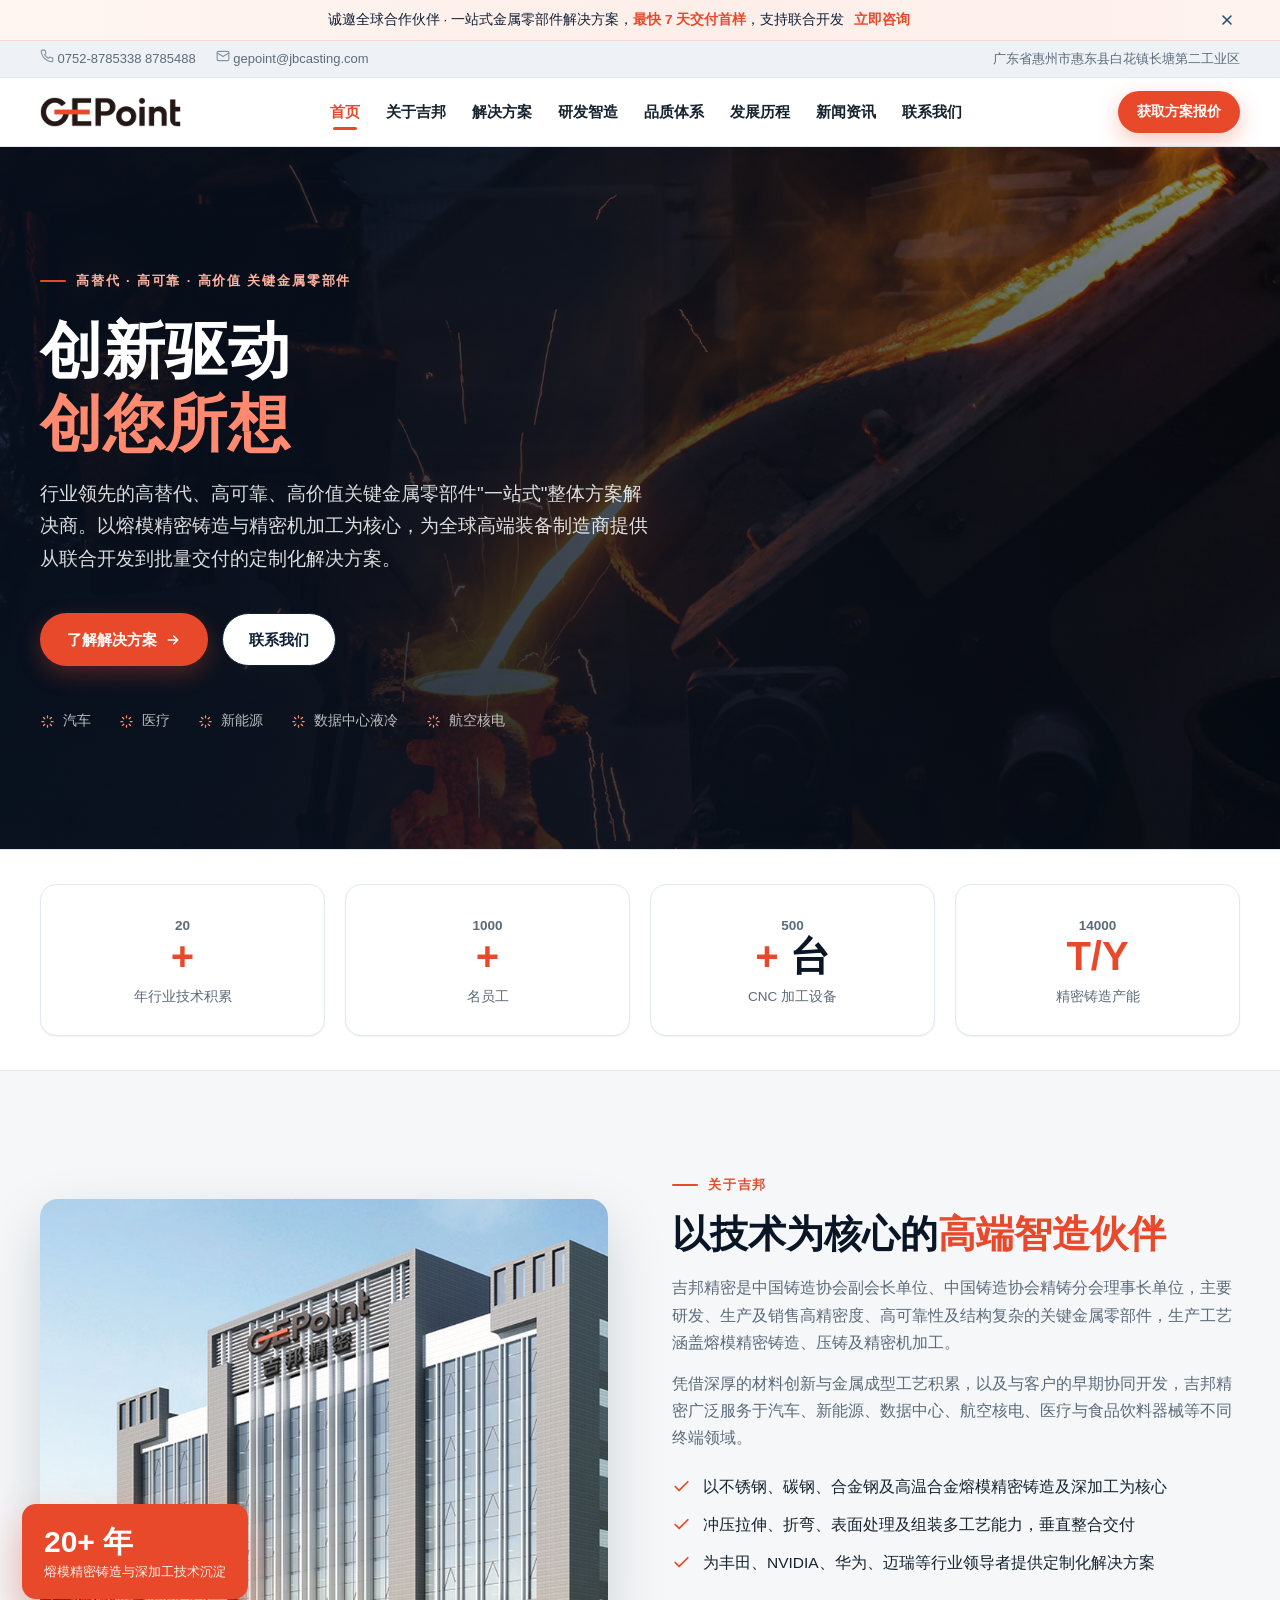
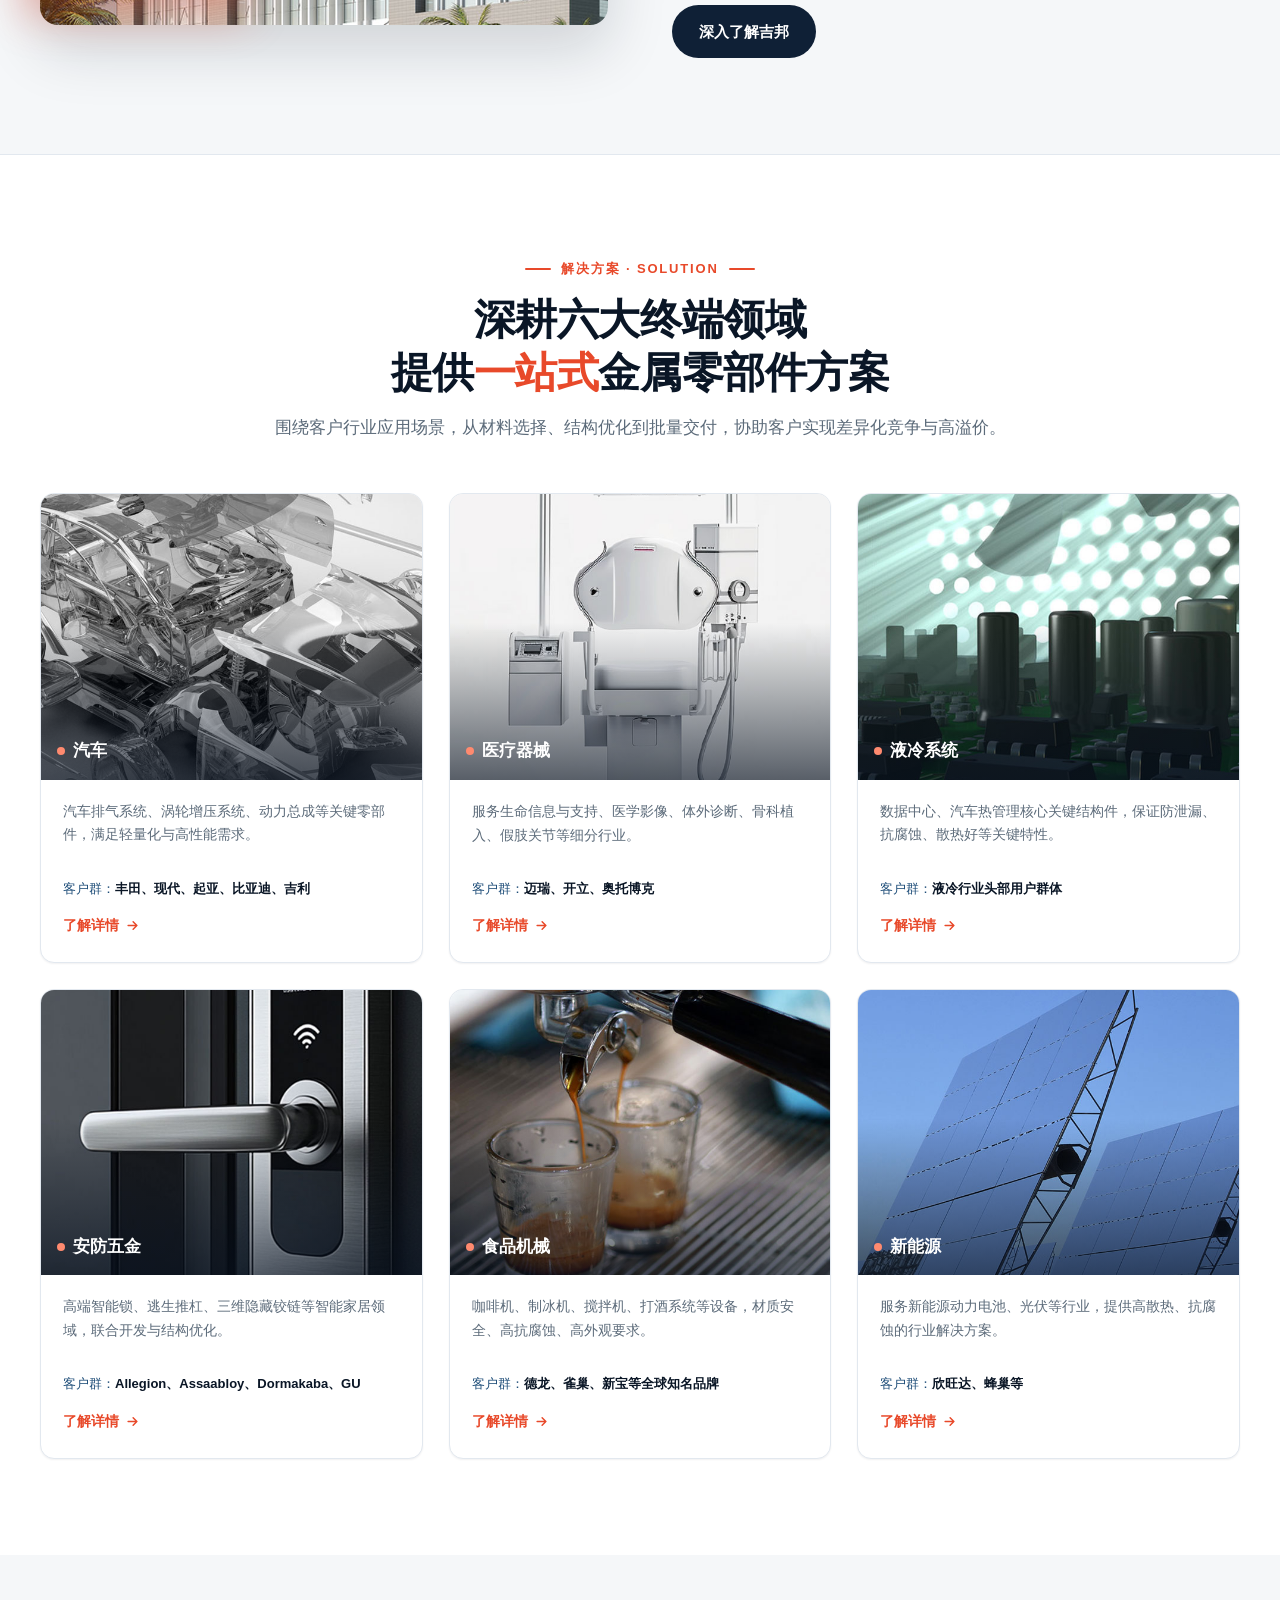
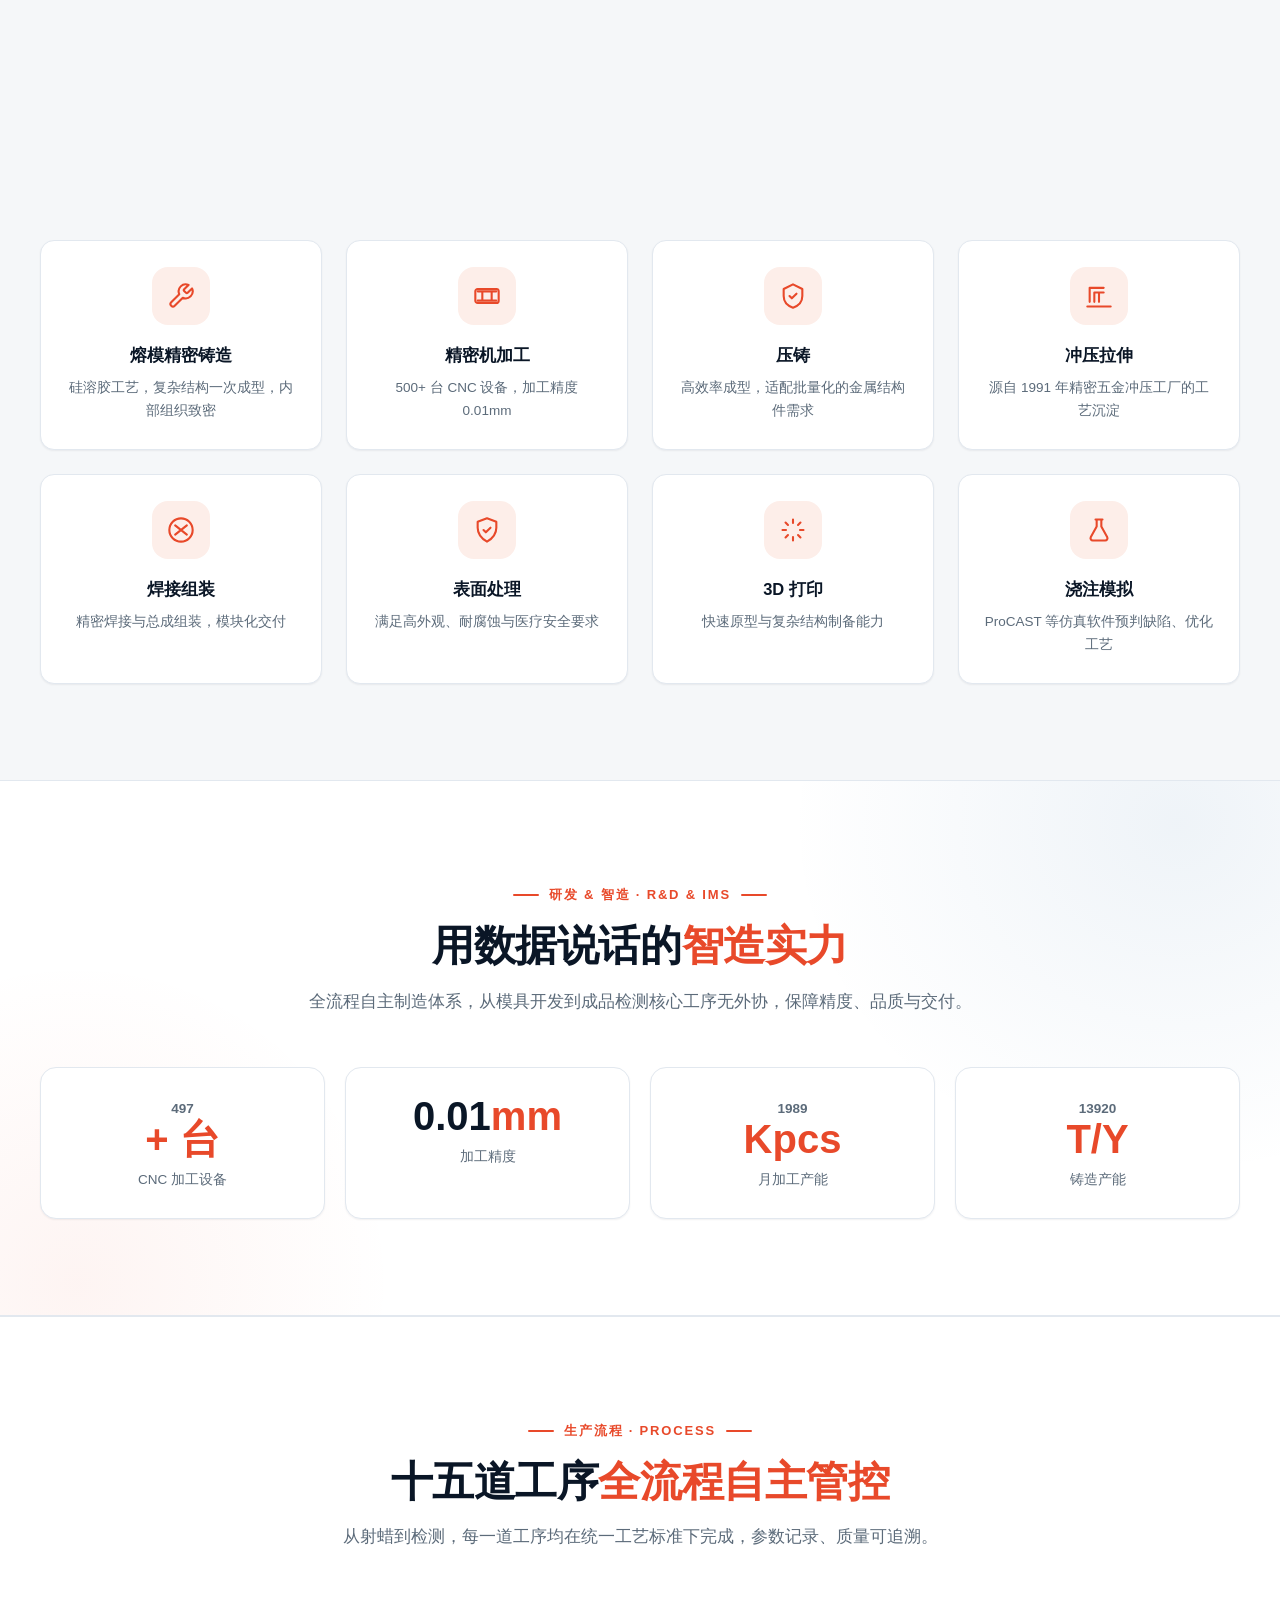
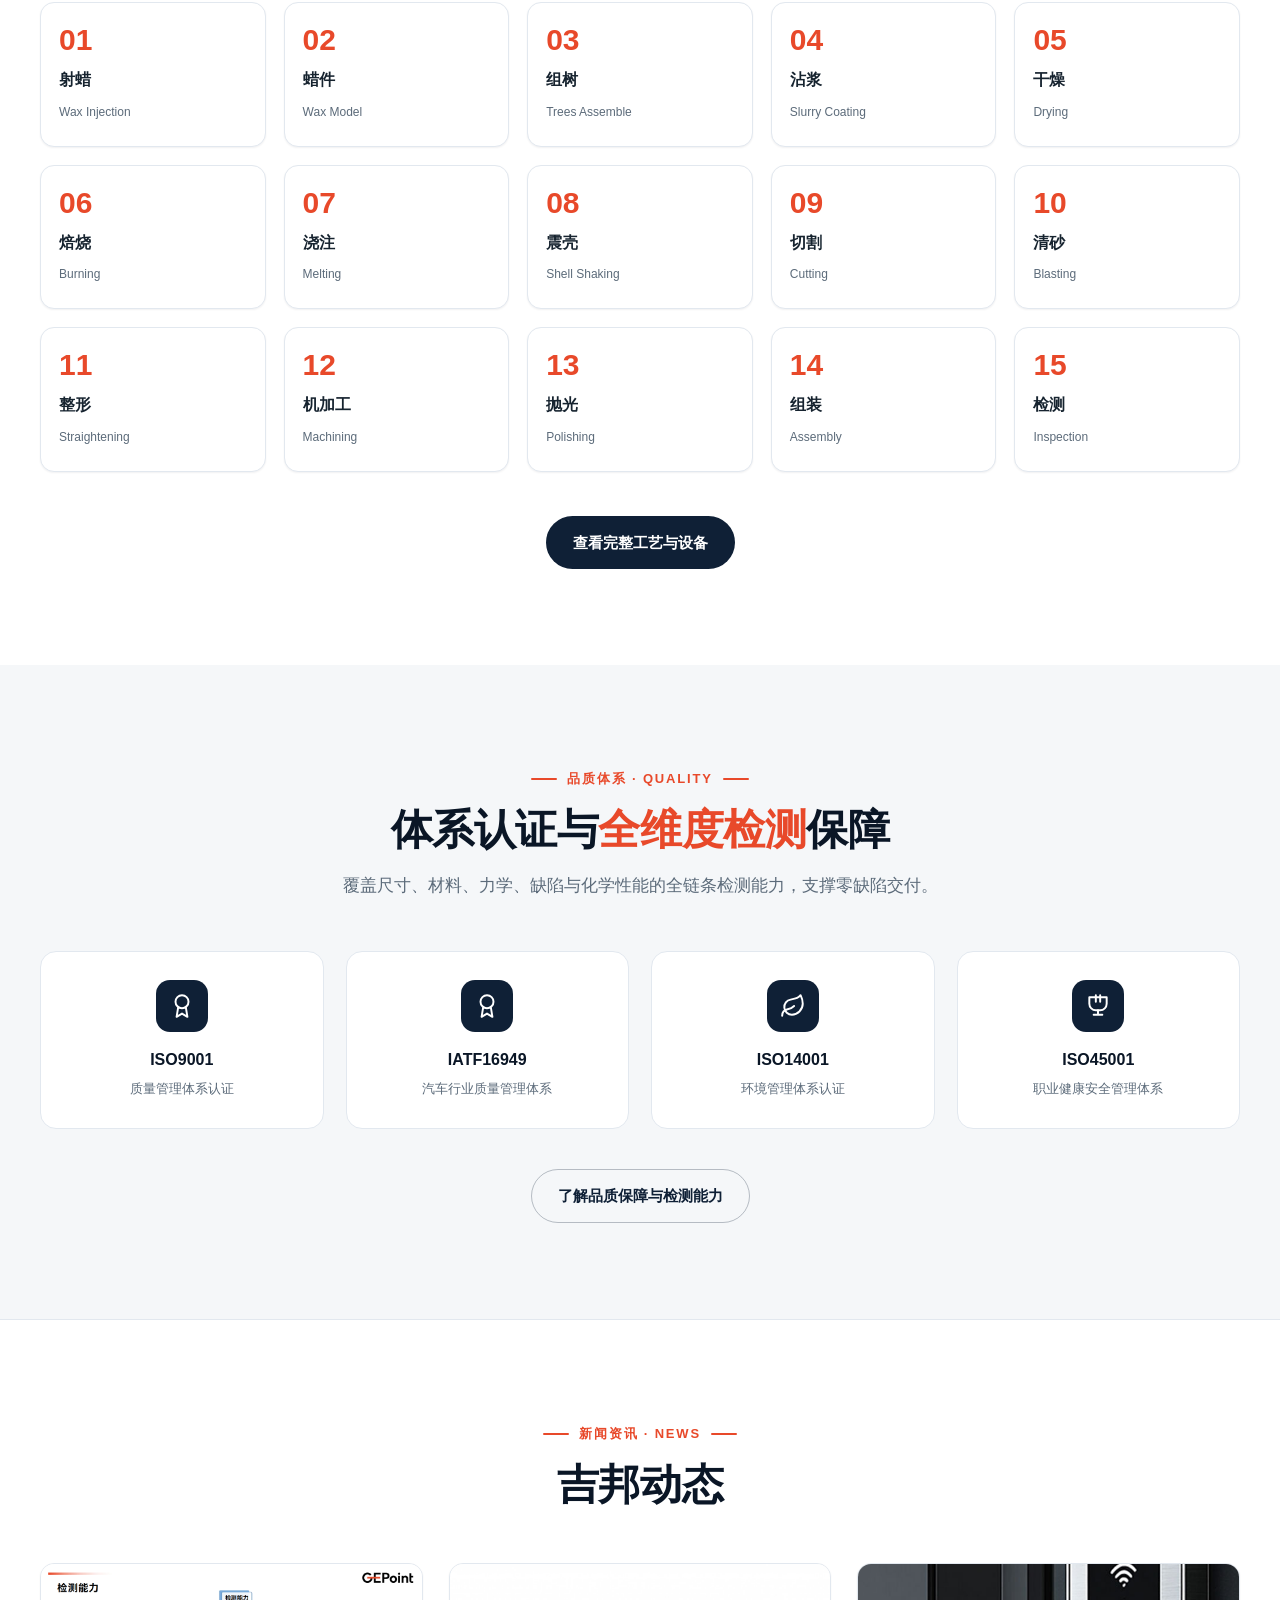
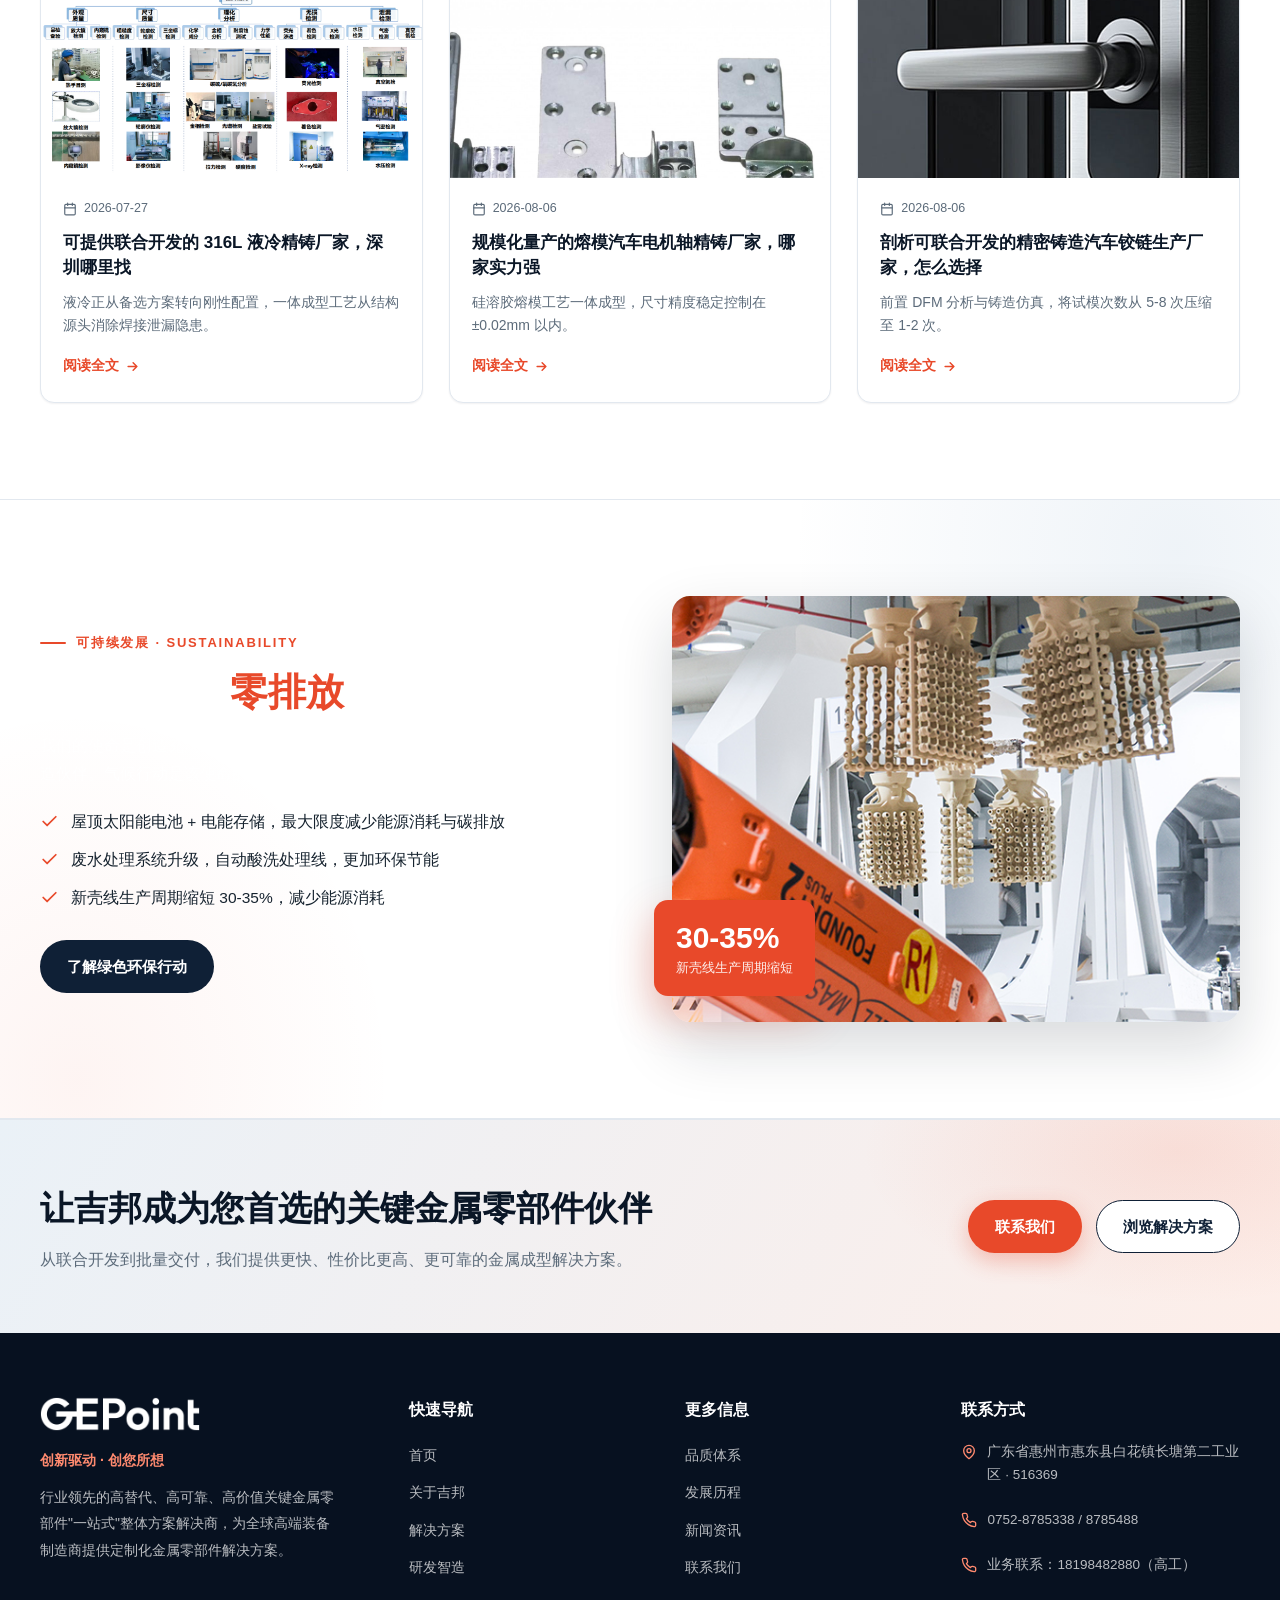
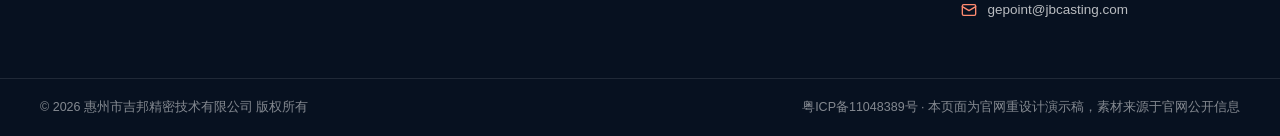
<file: index.html>
<!DOCTYPE html>
<html lang="zh-CN">
<head>
  <meta charset="UTF-8">
  <meta name="viewport" content="width=device-width, initial-scale=1.0">
  <title>吉邦精密 - 高可靠关键金属零部件一站式方案解决商</title>
  <meta name="description" content="惠州市吉邦精密技术有限公司是中国铸造协会副会长单位、精铸分会理事长单位，以熔模精密铸造与精密机加工为核心，为全球高端装备制造商提供一站式金属零部件整体解决方案。">
  <link rel="icon" type="image/png" href="assets/img/logo-header.png">
  <link rel="stylesheet" href="css/style.css">
</head>
<body>

<div class="announce" id="announce">
  <div class="container">
    <span>诚邀全球合作伙伴 · 一站式金属零部件解决方案，<b>最快 7 天交付首样</b>，支持联合开发</span>
    <a class="announce-cta" href="contact.html">立即咨询</a>
    <button class="announce-close" aria-label="关闭公告">
      <svg viewBox="0 0 24 24" fill="none" stroke="currentColor" stroke-width="2.4" stroke-linecap="round"><path d="M18 6 6 18M6 6l12 12"/></svg>
    </button>
  </div>
</div>

<header class="site-header">
  <div class="topbar">
    <div class="container">
      <div class="topbar-left">
        <a href="tel:07528785338">
          <svg viewBox="0 0 24 24" fill="none" stroke="currentColor" stroke-width="2" stroke-linecap="round" stroke-linejoin="round"><path d="M22 16.92v3a2 2 0 0 1-2.18 2 19.79 19.79 0 0 1-8.63-3.07 19.5 19.5 0 0 1-6-6 19.79 19.79 0 0 1-3.07-8.67A2 2 0 0 1 4.11 2h3a2 2 0 0 1 2 1.72c.13.96.36 1.9.7 2.81a2 2 0 0 1-.45 2.11L8.09 9.91a16 16 0 0 0 6 6l1.27-1.27a2 2 0 0 1 2.11-.45c.91.34 1.85.57 2.81.7A2 2 0 0 1 22 16.92z"/></svg>
          0752-8785338 8785488
        </a>
        <a href="mailto:gepoint@jbcasting.com" class="hide-sm">
          <svg viewBox="0 0 24 24" fill="none" stroke="currentColor" stroke-width="2" stroke-linecap="round" stroke-linejoin="round"><rect x="2" y="4" width="20" height="16" rx="2"/><path d="m22 7-10 6L2 7"/></svg>
          gepoint@jbcasting.com
        </a>
      </div>
      <div class="topbar-right">
        <span>广东省惠州市惠东县白花镇长塘第二工业区</span>
      </div>
    </div>
  </div>
  <div class="container nav-wrap">
    <a class="brand" href="index.html">
      <img src="assets/img/logo-header.png" alt="吉邦精密">
      <span class="brand-name">吉邦精密<small>JIBANG PRECISION</small></span>
    </a>
    <nav class="main-nav" id="mainNav">
      <a href="index.html" class="active">首页</a>
      <a href="about.html">关于吉邦</a>
      <a href="solutions.html">解决方案</a>
      <a href="manufacturing.html">研发智造</a>
      <a href="quality.html">品质体系</a>
      <a href="history.html">发展历程</a>
      <a href="news.html">新闻资讯</a>
      <a href="contact.html">联系我们</a>
    </nav>
    <div class="nav-cta"><a class="btn btn-accent" href="contact.html">获取方案报价</a></div>
    <button class="nav-toggle" aria-label="打开菜单" aria-expanded="false">
      <svg viewBox="0 0 24 24" fill="none" stroke="currentColor" stroke-width="2" stroke-linecap="round"><path d="M3 6h18M3 12h18M3 18h18"/></svg>
    </button>
  </div>
</header>

<section class="hero">
  <div class="hero-bg"><img src="assets/img/hero-2.jpg" alt="吉邦精密智能制造工厂"></div>
  <div class="container">
    <div class="hero-inner">
      <span class="eyebrow">高替代 · 高可靠 · 高价值 关键金属零部件</span>
      <h1>创新驱动<br><em>创您所想</em></h1>
      <p class="lead">行业领先的高替代、高可靠、高价值关键金属零部件"一站式"整体方案解决商。以熔模精密铸造与精密机加工为核心，为全球高端装备制造商提供从联合开发到批量交付的定制化解决方案。</p>
      <div class="hero-actions">
        <a class="btn btn-accent" href="solutions.html">
          了解解决方案
          <svg viewBox="0 0 24 24" fill="none" stroke="currentColor" stroke-width="2.4" stroke-linecap="round" stroke-linejoin="round"><path d="M5 12h14M13 6l6 6-6 6"/></svg>
        </a>
        <a class="btn btn-white-ghost" href="contact.html">联系我们</a>
      </div>
      <div class="hero-meta">
        <span><svg viewBox="0 0 24 24" fill="none" stroke="currentColor" stroke-width="2" stroke-linecap="round" stroke-linejoin="round"><path d="M12 3v3M12 18v3M3 12h3M18 12h3M5.6 5.6l2.1 2.1M16.3 16.3l2.1 2.1M18.4 5.6l-2.1 2.1M7.7 16.3l-2.1 2.1"/></svg>汽车</span>
        <span><svg viewBox="0 0 24 24" fill="none" stroke="currentColor" stroke-width="2" stroke-linecap="round" stroke-linejoin="round"><path d="M12 3v3M12 18v3M3 12h3M18 12h3M5.6 5.6l2.1 2.1M16.3 16.3l2.1 2.1M18.4 5.6l-2.1 2.1M7.7 16.3l-2.1 2.1"/></svg>医疗</span>
        <span><svg viewBox="0 0 24 24" fill="none" stroke="currentColor" stroke-width="2" stroke-linecap="round" stroke-linejoin="round"><path d="M12 3v3M12 18v3M3 12h3M18 12h3M5.6 5.6l2.1 2.1M16.3 16.3l2.1 2.1M18.4 5.6l-2.1 2.1M7.7 16.3l-2.1 2.1"/></svg>新能源</span>
        <span><svg viewBox="0 0 24 24" fill="none" stroke="currentColor" stroke-width="2" stroke-linecap="round" stroke-linejoin="round"><path d="M12 3v3M12 18v3M3 12h3M18 12h3M5.6 5.6l2.1 2.1M16.3 16.3l2.1 2.1M18.4 5.6l-2.1 2.1M7.7 16.3l-2.1 2.1"/></svg>数据中心液冷</span>
        <span><svg viewBox="0 0 24 24" fill="none" stroke="currentColor" stroke-width="2" stroke-linecap="round" stroke-linejoin="round"><path d="M12 3v3M12 18v3M3 12h3M18 12h3M5.6 5.6l2.1 2.1M16.3 16.3l2.1 2.1M18.4 5.6l-2.1 2.1M7.7 16.3l-2.1 2.1"/></svg>航空核电</span>
      </div>
    </div>
  </div>
</section>

<section class="stats-band">
  <div class="container" style="padding: 34px 0;">
    <div class="stats-grid">
      <div class="stat reveal">
        <b><span data-count="20">0</span><i>+</i></b>
        <span>年行业技术积累</span>
      </div>
      <div class="stat reveal">
        <b><span data-count="1000">0</span><i>+</i></b>
        <span>名员工</span>
      </div>
      <div class="stat reveal">
        <b><span data-count="500">0</span><i>+</i> 台</b>
        <span>CNC 加工设备</span>
      </div>
      <div class="stat reveal">
        <b><span data-count="14000">0</span><i>T/Y</i></b>
        <span>精密铸造产能</span>
      </div>
    </div>
  </div>
</section>

<section class="section">
  <div class="container">
    <div class="split">
      <div class="media reveal">
        <img src="assets/img/about.jpg" alt="吉邦精密 关于我们">
        <div class="media-badge">
          <b>20+ 年</b>
          <span>熔模精密铸造与深加工技术沉淀</span>
        </div>
      </div>
      <div class="body reveal">
        <span class="eyebrow">关于吉邦</span>
        <h2>以技术为核心的<em>高端智造伙伴</em></h2>
        <p>吉邦精密是中国铸造协会副会长单位、中国铸造协会精铸分会理事长单位，主要研发、生产及销售高精密度、高可靠性及结构复杂的关键金属零部件，生产工艺涵盖熔模精密铸造、压铸及精密机加工。</p>
        <p>凭借深厚的材料创新与金属成型工艺积累，以及与客户的早期协同开发，吉邦精密广泛服务于汽车、新能源、数据中心、航空核电、医疗与食品饮料器械等不同终端领域。</p>
        <ul class="check-list">
          <li>
            <svg viewBox="0 0 24 24" fill="none" stroke="currentColor" stroke-width="2.2" stroke-linecap="round" stroke-linejoin="round"><path d="M20 6 9 17l-5-5"/></svg>
            以不锈钢、碳钢、合金钢及高温合金熔模精密铸造及深加工为核心
          </li>
          <li>
            <svg viewBox="0 0 24 24" fill="none" stroke="currentColor" stroke-width="2.2" stroke-linecap="round" stroke-linejoin="round"><path d="M20 6 9 17l-5-5"/></svg>
            冲压拉伸、折弯、表面处理及组装多工艺能力，垂直整合交付
          </li>
          <li>
            <svg viewBox="0 0 24 24" fill="none" stroke="currentColor" stroke-width="2.2" stroke-linecap="round" stroke-linejoin="round"><path d="M20 6 9 17l-5-5"/></svg>
            为丰田、NVIDIA、华为、迈瑞等行业领导者提供定制化解决方案
          </li>
        </ul>
        <a class="btn btn-navy" href="about.html">深入了解吉邦</a>
      </div>
    </div>
  </div>
</section>

<section class="section" style="background:#fff; border-top:1px solid var(--line);">
  <div class="container">
    <div class="section-head center reveal">
      <span class="eyebrow center">解决方案 · Solution</span>
      <h2>深耕六大终端领域<br>提供<em>一站式</em>金属零部件方案</h2>
      <p>围绕客户行业应用场景，从材料选择、结构优化到批量交付，协助客户实现差异化竞争与高溢价。</p>
    </div>
    <div class="grid-3">
      <a class="card solution-card reveal" href="solutions.html#auto">
        <div class="media">
          <img src="assets/img/auto.jpg" alt="汽车零部件解决方案">
          <span class="tag">汽车</span>
        </div>
        <div class="body">
          <p>汽车排气系统、涡轮增压系统、动力总成等关键零部件，满足轻量化与高性能需求。</p>
          <div class="cust">客户群：<b>丰田、现代、起亚、比亚迪、吉利</b></div>
          <span class="card-link">了解详情
            <svg viewBox="0 0 24 24" fill="none" stroke="currentColor" stroke-width="2.4" stroke-linecap="round" stroke-linejoin="round"><path d="M5 12h14M13 6l6 6-6 6"/></svg>
          </span>
        </div>
      </a>
      <a class="card solution-card reveal" href="solutions.html#medical">
        <div class="media">
          <img src="assets/img/medical.jpg" alt="医疗器械零部件解决方案">
          <span class="tag">医疗器械</span>
        </div>
        <div class="body">
          <p>服务生命信息与支持、医学影像、体外诊断、骨科植入、假肢关节等细分行业。</p>
          <div class="cust">客户群：<b>迈瑞、开立、奥托博克</b></div>
          <span class="card-link">了解详情
            <svg viewBox="0 0 24 24" fill="none" stroke="currentColor" stroke-width="2.4" stroke-linecap="round" stroke-linejoin="round"><path d="M5 12h14M13 6l6 6-6 6"/></svg>
          </span>
        </div>
      </a>
      <a class="card solution-card reveal" href="solutions.html#liquid">
        <div class="media">
          <img src="assets/img/liquid.jpg" alt="液冷系统解决方案">
          <span class="tag">液冷系统</span>
        </div>
        <div class="body">
          <p>数据中心、汽车热管理核心关键结构件，保证防泄漏、抗腐蚀、散热好等关键特性。</p>
          <div class="cust">客户群：<b>液冷行业头部用户群体</b></div>
          <span class="card-link">了解详情
            <svg viewBox="0 0 24 24" fill="none" stroke="currentColor" stroke-width="2.4" stroke-linecap="round" stroke-linejoin="round"><path d="M5 12h14M13 6l6 6-6 6"/></svg>
          </span>
        </div>
      </a>
      <a class="card solution-card reveal" href="solutions.html#security">
        <div class="media">
          <img src="assets/img/security.jpg" alt="安防五金解决方案">
          <span class="tag">安防五金</span>
        </div>
        <div class="body">
          <p>高端智能锁、逃生推杠、三维隐藏铰链等智能家居领域，联合开发与结构优化。</p>
          <div class="cust">客户群：<b>Allegion、Assaabloy、Dormakaba、GU</b></div>
          <span class="card-link">了解详情
            <svg viewBox="0 0 24 24" fill="none" stroke="currentColor" stroke-width="2.4" stroke-linecap="round" stroke-linejoin="round"><path d="M5 12h14M13 6l6 6-6 6"/></svg>
          </span>
        </div>
      </a>
      <a class="card solution-card reveal" href="solutions.html#food">
        <div class="media">
          <img src="assets/img/food.jpg" alt="食品机械解决方案">
          <span class="tag">食品机械</span>
        </div>
        <div class="body">
          <p>咖啡机、制冰机、搅拌机、打酒系统等设备，材质安全、高抗腐蚀、高外观要求。</p>
          <div class="cust">客户群：<b>德龙、雀巢、新宝等全球知名品牌</b></div>
          <span class="card-link">了解详情
            <svg viewBox="0 0 24 24" fill="none" stroke="currentColor" stroke-width="2.4" stroke-linecap="round" stroke-linejoin="round"><path d="M5 12h14M13 6l6 6-6 6"/></svg>
          </span>
        </div>
      </a>
      <a class="card solution-card reveal" href="solutions.html#newenergy">
        <div class="media">
          <img src="assets/img/newenergy.jpg" alt="新能源解决方案">
          <span class="tag">新能源</span>
        </div>
        <div class="body">
          <p>服务新能源动力电池、光伏等行业，提供高散热、抗腐蚀的行业解决方案。</p>
          <div class="cust">客户群：<b>欣旺达、蜂巢等</b></div>
          <span class="card-link">了解详情
            <svg viewBox="0 0 24 24" fill="none" stroke="currentColor" stroke-width="2.4" stroke-linecap="round" stroke-linejoin="round"><path d="M5 12h14M13 6l6 6-6 6"/></svg>
          </span>
        </div>
      </a>
    </div>
  </div>
</section>

<section class="section">
  <div class="container">
    <div class="section-head center reveal">
      <span class="eyebrow center">核心能力 · Capabilities</span>
      <h2>覆盖金属零部件<em>全价值链</em>的多工艺能力</h2>
      <p>精铸、压铸、机加工、冲压拉伸等工艺垂直整合，实现零件-部件-模块化交付替代。</p>
    </div>
    <div class="grid-4">
      <div class="card cap-tile reveal">
        <div class="ico"><svg viewBox="0 0 24 24" fill="none" stroke="currentColor" stroke-width="1.8" stroke-linecap="round" stroke-linejoin="round"><path d="M14.7 6.3a1 1 0 0 0 0 1.4l1.6 1.6a1 1 0 0 0 1.4 0l3.77-3.77a6 6 0 0 1-7.94 7.94l-6.91 6.91a2.12 2.12 0 0 1-3-3l6.91-6.91a6 6 0 0 1 7.94-7.94l-3.76 3.76z"/></svg></div>
        <h3>熔模精密铸造</h3>
        <p>硅溶胶工艺，复杂结构一次成型，内部组织致密</p>
      </div>
      <div class="card cap-tile reveal">
        <div class="ico"><svg viewBox="0 0 24 24" fill="none" stroke="currentColor" stroke-width="1.8" stroke-linecap="round" stroke-linejoin="round"><path d="M4 8h16M4 16h16M8 8v8M16 8v8"/><rect x="2" y="6" width="20" height="12" rx="2"/></svg></div>
        <h3>精密机加工</h3>
        <p>500+ 台 CNC 设备，加工精度 0.01mm</p>
      </div>
      <div class="card cap-tile reveal">
        <div class="ico"><svg viewBox="0 0 24 24" fill="none" stroke="currentColor" stroke-width="1.8" stroke-linecap="round" stroke-linejoin="round"><path d="M12 2 4 6v6c0 5 3.4 8.4 8 10 4.6-1.6 8-5 8-10V6l-8-4z"/><path d="m9 12 2 2 4-4"/></svg></div>
        <h3>压铸</h3>
        <p>高效率成型，适配批量化的金属结构件需求</p>
      </div>
      <div class="card cap-tile reveal">
        <div class="ico"><svg viewBox="0 0 24 24" fill="none" stroke="currentColor" stroke-width="1.8" stroke-linecap="round" stroke-linejoin="round"><path d="M4 17V5h12M8 17v-8h8M12 9v8"/><path d="M2 21h20"/></svg></div>
        <h3>冲压拉伸</h3>
        <p>源自 1991 年精密五金冲压工厂的工艺沉淀</p>
      </div>
      <div class="card cap-tile reveal">
        <div class="ico"><svg viewBox="0 0 24 24" fill="none" stroke="currentColor" stroke-width="1.8" stroke-linecap="round" stroke-linejoin="round"><path d="m7 8 10 8M7 16 17 8"/><circle cx="12" cy="12" r="10"/></svg></div>
        <h3>焊接组装</h3>
        <p>精密焊接与总成组装，模块化交付</p>
      </div>
      <div class="card cap-tile reveal">
        <div class="ico"><svg viewBox="0 0 24 24" fill="none" stroke="currentColor" stroke-width="1.8" stroke-linecap="round" stroke-linejoin="round"><path d="M12 22c5-3 8-7 8-12V5l-8-3-8 3v5c0 5 3 9 8 12z"/><path d="m9 12 2 2 4-4"/></svg></div>
        <h3>表面处理</h3>
        <p>满足高外观、耐腐蚀与医疗安全要求</p>
      </div>
      <div class="card cap-tile reveal">
        <div class="ico"><svg viewBox="0 0 24 24" fill="none" stroke="currentColor" stroke-width="1.8" stroke-linecap="round" stroke-linejoin="round"><path d="M12 3v3M12 18v3M3 12h3M18 12h3M5.6 5.6l2.1 2.1M16.3 16.3l2.1 2.1M18.4 5.6l-2.1 2.1M7.7 16.3l-2.1 2.1"/></svg></div>
        <h3>3D 打印</h3>
        <p>快速原型与复杂结构制备能力</p>
      </div>
      <div class="card cap-tile reveal">
        <div class="ico"><svg viewBox="0 0 24 24" fill="none" stroke="currentColor" stroke-width="1.8" stroke-linecap="round" stroke-linejoin="round"><path d="M9 3h6M10 3v6l-5 9a2 2 0 0 0 1.8 3h10.4a2 2 0 0 0 1.8-3l-5-9V3"/></svg></div>
        <h3>浇注模拟</h3>
        <p>ProCAST 等仿真软件预判缺陷、优化工艺</p>
      </div>
    </div>
  </div>
</section>

<section class="dark-band section">
  <div class="container">
    <div class="section-head center reveal">
      <span class="eyebrow center">研发 & 智造 · R&amp;D &amp; IMS</span>
      <h2>用数据说话的<em>智造实力</em></h2>
      <p>全流程自主制造体系，从模具开发到成品检测核心工序无外协，保障精度、品质与交付。</p>
    </div>
    <div class="stats-grid">
      <div class="stat reveal">
        <b><span data-count="500">0</span><i>+ 台</i></b>
        <span>CNC 加工设备</span>
      </div>
      <div class="stat reveal">
        <b>0.01<i>mm</i></b>
        <span>加工精度</span>
      </div>
      <div class="stat reveal">
        <b><span data-count="2000">0</span><i>Kpcs</i></b>
        <span>月加工产能</span>
      </div>
      <div class="stat reveal">
        <b><span data-count="14000">0</span><i>T/Y</i></b>
        <span>铸造产能</span>
      </div>
    </div>
  </div>
</section>

<section class="section" style="background:#fff; border-top:1px solid var(--line);">
  <div class="container">
    <div class="section-head center reveal">
      <span class="eyebrow center">生产流程 · Process</span>
      <h2>十五道工序<em>全流程自主管控</em></h2>
      <p>从射蜡到检测，每一道工序均在统一工艺标准下完成，参数记录、质量可追溯。</p>
    </div>
    <div class="process-strip">
      <div class="step reveal"><div class="no">01</div><h4>射蜡</h4><span>Wax Injection</span></div>
      <div class="step reveal"><div class="no">02</div><h4>蜡件</h4><span>Wax Model</span></div>
      <div class="step reveal"><div class="no">03</div><h4>组树</h4><span>Trees Assemble</span></div>
      <div class="step reveal"><div class="no">04</div><h4>沾浆</h4><span>Slurry Coating</span></div>
      <div class="step reveal"><div class="no">05</div><h4>干燥</h4><span>Drying</span></div>
      <div class="step reveal"><div class="no">06</div><h4>焙烧</h4><span>Burning</span></div>
      <div class="step reveal"><div class="no">07</div><h4>浇注</h4><span>Melting</span></div>
      <div class="step reveal"><div class="no">08</div><h4>震壳</h4><span>Shell Shaking</span></div>
      <div class="step reveal"><div class="no">09</div><h4>切割</h4><span>Cutting</span></div>
      <div class="step reveal"><div class="no">10</div><h4>清砂</h4><span>Blasting</span></div>
      <div class="step reveal"><div class="no">11</div><h4>整形</h4><span>Straightening</span></div>
      <div class="step reveal"><div class="no">12</div><h4>机加工</h4><span>Machining</span></div>
      <div class="step reveal"><div class="no">13</div><h4>抛光</h4><span>Polishing</span></div>
      <div class="step reveal"><div class="no">14</div><h4>组装</h4><span>Assembly</span></div>
      <div class="step reveal"><div class="no">15</div><h4>检测</h4><span>Inspection</span></div>
    </div>
    <div style="text-align:center; margin-top:44px;">
      <a class="btn btn-navy" href="manufacturing.html">查看完整工艺与设备</a>
    </div>
  </div>
</section>

<section class="section">
  <div class="container">
    <div class="section-head center reveal">
      <span class="eyebrow center">品质体系 · Quality</span>
      <h2>体系认证与<em>全维度检测</em>保障</h2>
      <p>覆盖尺寸、材料、力学、缺陷与化学性能的全链条检测能力，支撑零缺陷交付。</p>
    </div>
    <div class="cert-row">
      <div class="cert reveal">
        <div class="ico"><svg viewBox="0 0 24 24" fill="none" stroke="currentColor" stroke-width="1.8" stroke-linecap="round" stroke-linejoin="round"><circle cx="12" cy="8" r="6"/><path d="M15.5 13 17 22l-5-3-5 3 1.5-9"/></svg></div>
        <h3>ISO9001</h3>
        <p>质量管理体系认证</p>
      </div>
      <div class="cert reveal">
        <div class="ico"><svg viewBox="0 0 24 24" fill="none" stroke="currentColor" stroke-width="1.8" stroke-linecap="round" stroke-linejoin="round"><circle cx="12" cy="8" r="6"/><path d="M15.5 13 17 22l-5-3-5 3 1.5-9"/></svg></div>
        <h3>IATF16949</h3>
        <p>汽车行业质量管理体系</p>
      </div>
      <div class="cert reveal">
        <div class="ico"><svg viewBox="0 0 24 24" fill="none" stroke="currentColor" stroke-width="1.8" stroke-linecap="round" stroke-linejoin="round"><path d="M11 20A7 7 0 0 1 9.8 6.1C15.5 5 17 4.48 19 2c1 2 2 4.18 2 8 0 5.5-4.78 10-10 10z"/><path d="M2 21c0-3 1.85-5.36 5.08-6C9.5 14.52 12 13 13 12"/></svg></div>
        <h3>ISO14001</h3>
        <p>环境管理体系认证</p>
      </div>
      <div class="cert reveal">
        <div class="ico"><svg viewBox="0 0 24 24" fill="none" stroke="currentColor" stroke-width="1.8" stroke-linecap="round" stroke-linejoin="round"><path d="M10 2v6m4-6v6M4 4h16v6a6 6 0 0 1-6 6h-4a6 6 0 0 1-6-6V4z"/><path d="M8 20h8M12 16v4"/></svg></div>
        <h3>ISO45001</h3>
        <p>职业健康安全管理体系</p>
      </div>
    </div>
    <div style="text-align:center; margin-top:40px;">
      <a class="btn btn-ghost" href="quality.html">了解品质保障与检测能力</a>
    </div>
  </div>
</section>

<section class="section" style="background:#fff; border-top:1px solid var(--line);">
  <div class="container">
    <div class="section-head center reveal">
      <span class="eyebrow center">新闻资讯 · News</span>
      <h2>吉邦动态</h2>
    </div>
    <div class="grid-3">
      <a class="card news-card reveal" href="news.html#n1">
        <div class="media"><img src="assets/img/news-1.jpg" alt="316L 液冷精铸"></div>
        <div class="body">
          <span class="date"><svg viewBox="0 0 24 24" fill="none" stroke="currentColor" stroke-width="2" stroke-linecap="round"><rect x="3" y="4" width="18" height="18" rx="2"/><path d="M16 2v4M8 2v4M3 10h18"/></svg>2026-07-27</span>
          <h3>可提供联合开发的 316L 液冷精铸厂家，深圳哪里找</h3>
          <p>液冷正从备选方案转向刚性配置，一体成型工艺从结构源头消除焊接泄漏隐患。</p>
          <span class="card-link">阅读全文
            <svg viewBox="0 0 24 24" fill="none" stroke="currentColor" stroke-width="2.4" stroke-linecap="round" stroke-linejoin="round"><path d="M5 12h14M13 6l6 6-6 6"/></svg>
          </span>
        </div>
      </a>
      <a class="card news-card reveal" href="news.html#n2">
        <div class="media"><img src="assets/img/news-2.jpg" alt="汽车电机轴精铸"></div>
        <div class="body">
          <span class="date"><svg viewBox="0 0 24 24" fill="none" stroke="currentColor" stroke-width="2" stroke-linecap="round"><rect x="3" y="4" width="18" height="18" rx="2"/><path d="M16 2v4M8 2v4M3 10h18"/></svg>2026-08-06</span>
          <h3>规模化量产的熔模汽车电机轴精铸厂家，哪家实力强</h3>
          <p>硅溶胶熔模工艺一体成型，尺寸精度稳定控制在 ±0.02mm 以内。</p>
          <span class="card-link">阅读全文
            <svg viewBox="0 0 24 24" fill="none" stroke="currentColor" stroke-width="2.4" stroke-linecap="round" stroke-linejoin="round"><path d="M5 12h14M13 6l6 6-6 6"/></svg>
          </span>
        </div>
      </a>
      <a class="card news-card reveal" href="news.html#n3">
        <div class="media"><img src="assets/img/security.jpg" alt="汽车铰链精铸"></div>
        <div class="body">
          <span class="date"><svg viewBox="0 0 24 24" fill="none" stroke="currentColor" stroke-width="2" stroke-linecap="round"><rect x="3" y="4" width="18" height="18" rx="2"/><path d="M16 2v4M8 2v4M3 10h18"/></svg>2026-08-06</span>
          <h3>剖析可联合开发的精密铸造汽车铰链生产厂家，怎么选择</h3>
          <p>前置 DFM 分析与铸造仿真，将试模次数从 5-8 次压缩至 1-2 次。</p>
          <span class="card-link">阅读全文
            <svg viewBox="0 0 24 24" fill="none" stroke="currentColor" stroke-width="2.4" stroke-linecap="round" stroke-linejoin="round"><path d="M5 12h14M13 6l6 6-6 6"/></svg>
          </span>
        </div>
      </a>
    </div>
  </div>
</section>

<section class="dark-band section">
  <div class="container">
    <div class="split">
      <div class="body reveal">
        <span class="eyebrow">可持续发展 · Sustainability</span>
        <h2 style="color:#fff;">绿色智造，<em>零排放</em>目标</h2>
        <p style="color:rgba(255,255,255,0.78);">我们的使命是创造充满活力的创新企业，成为全球客户首选的精密零部件智能制造伙伴。气候行动是该使命的重要组成部分。</p>
        <ul class="check-list">
          <li>
            <svg viewBox="0 0 24 24" fill="none" stroke="#e8492a" stroke-width="2.2" stroke-linecap="round" stroke-linejoin="round"><path d="M20 6 9 17l-5-5"/></svg>
            屋顶太阳能电池 + 电能存储，最大限度减少能源消耗与碳排放
          </li>
          <li>
            <svg viewBox="0 0 24 24" fill="none" stroke="#e8492a" stroke-width="2.2" stroke-linecap="round" stroke-linejoin="round"><path d="M20 6 9 17l-5-5"/></svg>
            废水处理系统升级，自动酸洗处理线，更加环保节能
          </li>
          <li>
            <svg viewBox="0 0 24 24" fill="none" stroke="#e8492a" stroke-width="2.2" stroke-linecap="round" stroke-linejoin="round"><path d="M20 6 9 17l-5-5"/></svg>
            新壳线生产周期缩短 30-35%，减少能源消耗
          </li>
        </ul>
        <a class="btn btn-light" href="about.html#green">了解绿色环保行动</a>
      </div>
      <div class="media reveal">
        <img src="assets/img/equipment-2.jpg" alt="吉邦精密自动化设备" style="aspect-ratio: 4/3;">
        <div class="media-badge">
          <b>30-35%</b>
          <span>新壳线生产周期缩短</span>
        </div>
      </div>
    </div>
  </div>
</section>

<section class="cta-band">
  <div class="container cta-inner">
    <div class="reveal">
      <h2>让吉邦成为您首选的关键金属零部件伙伴</h2>
      <p>从联合开发到批量交付，我们提供更快、性价比更高、更可靠的金属成型解决方案。</p>
    </div>
    <div class="btn-wrap reveal">
      <a class="btn btn-accent" href="contact.html">联系我们</a>
      <a class="btn btn-white-ghost" href="solutions.html">浏览解决方案</a>
    </div>
  </div>
</section>

<footer class="site-footer">
  <div class="container footer-main">
    <div class="footer-brand">
      <img src="assets/img/logo-header.png" alt="吉邦精密" style="filter: brightness(0) invert(1);">
      <p class="slogan">创新驱动 · 创您所想</p>
      <p>行业领先的高替代、高可靠、高价值关键金属零部件"一站式"整体方案解决商，为全球高端装备制造商提供定制化金属零部件解决方案。</p>
    </div>
    <div>
      <h4>快速导航</h4>
      <ul>
        <li><a href="index.html">首页</a></li>
        <li><a href="about.html">关于吉邦</a></li>
        <li><a href="solutions.html">解决方案</a></li>
        <li><a href="manufacturing.html">研发智造</a></li>
      </ul>
    </div>
    <div>
      <h4>更多信息</h4>
      <ul>
        <li><a href="quality.html">品质体系</a></li>
        <li><a href="history.html">发展历程</a></li>
        <li><a href="news.html">新闻资讯</a></li>
        <li><a href="contact.html">联系我们</a></li>
      </ul>
    </div>
    <div>
      <h4>联系方式</h4>
      <ul class="footer-contact">
        <li>
          <svg viewBox="0 0 24 24" fill="none" stroke="currentColor" stroke-width="2" stroke-linecap="round" stroke-linejoin="round"><path d="M20 10c0 6-8 12-8 12s-8-6-8-12a8 8 0 0 1 16 0z"/><circle cx="12" cy="10" r="3"/></svg>
          <span>广东省惠州市惠东县白花镇长塘第二工业区 · 516369</span>
        </li>
        <li>
          <svg viewBox="0 0 24 24" fill="none" stroke="currentColor" stroke-width="2" stroke-linecap="round" stroke-linejoin="round"><path d="M22 16.92v3a2 2 0 0 1-2.18 2 19.79 19.79 0 0 1-8.63-3.07 19.5 19.5 0 0 1-6-6 19.79 19.79 0 0 1-3.07-8.67A2 2 0 0 1 4.11 2h3a2 2 0 0 1 2 1.72c.13.96.36 1.9.7 2.81a2 2 0 0 1-.45 2.11L8.09 9.91a16 16 0 0 0 6 6l1.27-1.27a2 2 0 0 1 2.11-.45c.91.34 1.85.57 2.81.7A2 2 0 0 1 22 16.92z"/></svg>
          <span>0752-8785338 / 8785488</span>
        </li>
        <li>
          <svg viewBox="0 0 24 24" fill="none" stroke="currentColor" stroke-width="2" stroke-linecap="round" stroke-linejoin="round"><path d="M22 16.92v3a2 2 0 0 1-2.18 2 19.79 19.79 0 0 1-8.63-3.07 19.5 19.5 0 0 1-6-6 19.79 19.79 0 0 1-3.07-8.67A2 2 0 0 1 4.11 2h3a2 2 0 0 1 2 1.72c.13.96.36 1.9.7 2.81a2 2 0 0 1-.45 2.11L8.09 9.91a16 16 0 0 0 6 6l1.27-1.27a2 2 0 0 1 2.11-.45c.91.34 1.85.57 2.81.7A2 2 0 0 1 22 16.92z"/></svg>
          <span>业务联系：18198482880（高工）</span>
        </li>
        <li>
          <svg viewBox="0 0 24 24" fill="none" stroke="currentColor" stroke-width="2" stroke-linecap="round" stroke-linejoin="round"><rect x="2" y="4" width="20" height="16" rx="2"/><path d="m22 7-10 6L2 7"/></svg>
          <span>gepoint@jbcasting.com</span>
        </li>
      </ul>
    </div>
  </div>
  <div class="footer-bottom">
    <div class="container">
      <span>© 2026 惠州市吉邦精密技术有限公司 版权所有</span>
      <span>粤ICP备11048389号 · 本页面为官网重设计演示稿，素材来源于官网公开信息</span>
    </div>
  </div>
</footer>

<button class="back-top" aria-label="返回顶部">
  <svg viewBox="0 0 24 24" fill="none" stroke="currentColor" stroke-width="2.4" stroke-linecap="round" stroke-linejoin="round"><path d="m18 15-6-6-6 6"/></svg>
</button>

<script src="js/main.js"></script>
</body>
</html>
</file>
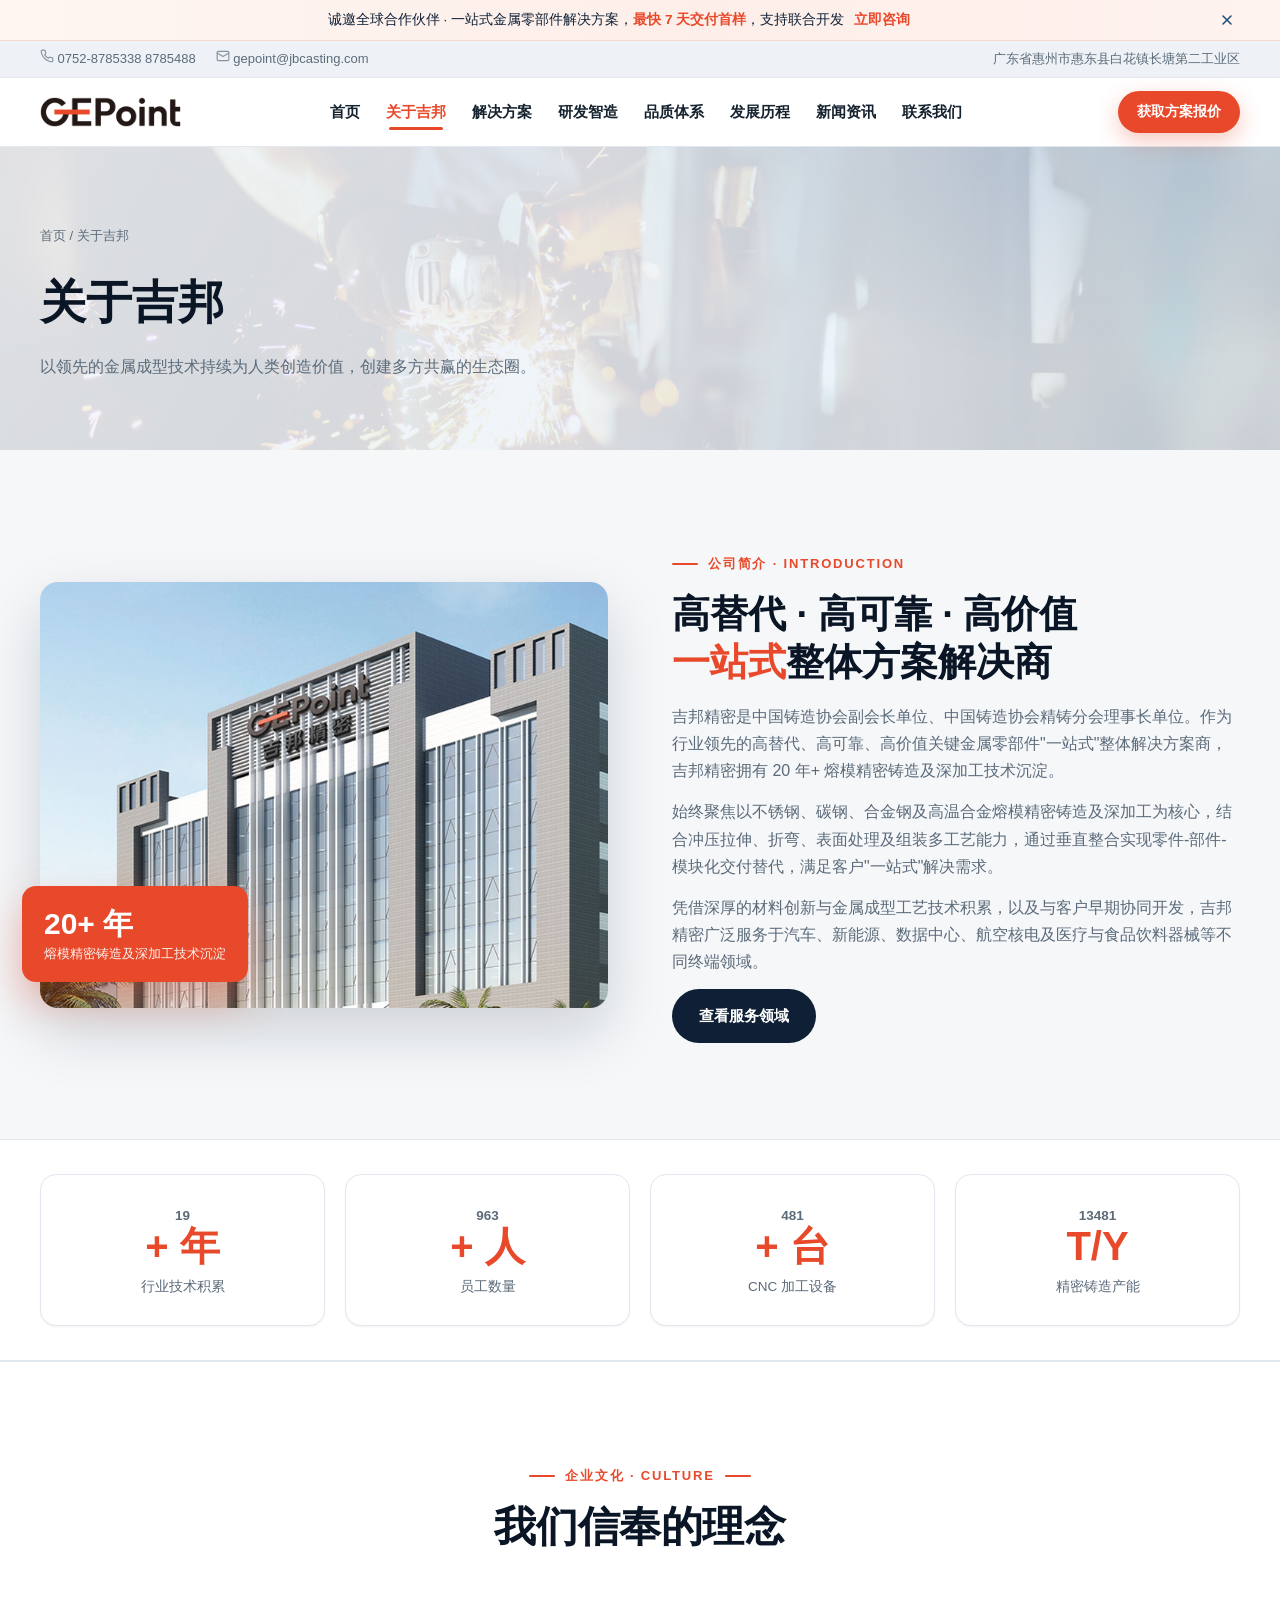
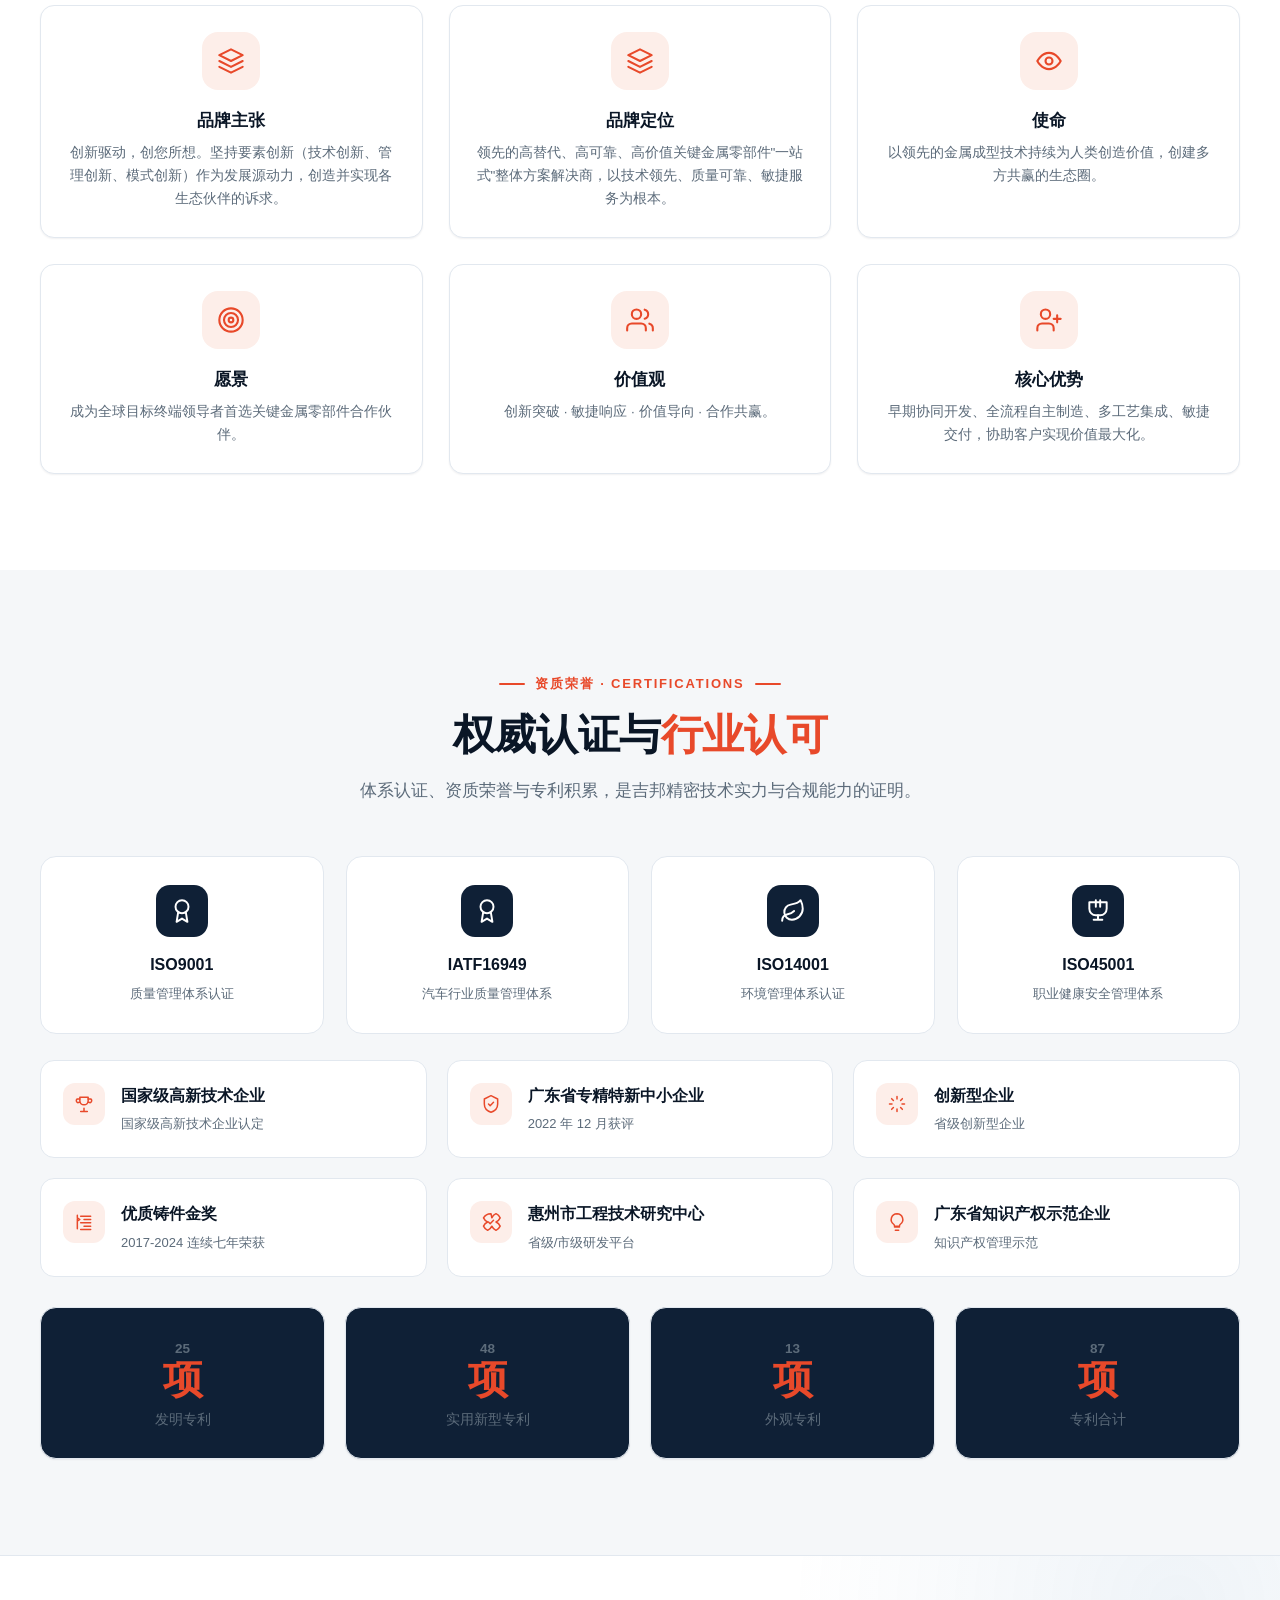
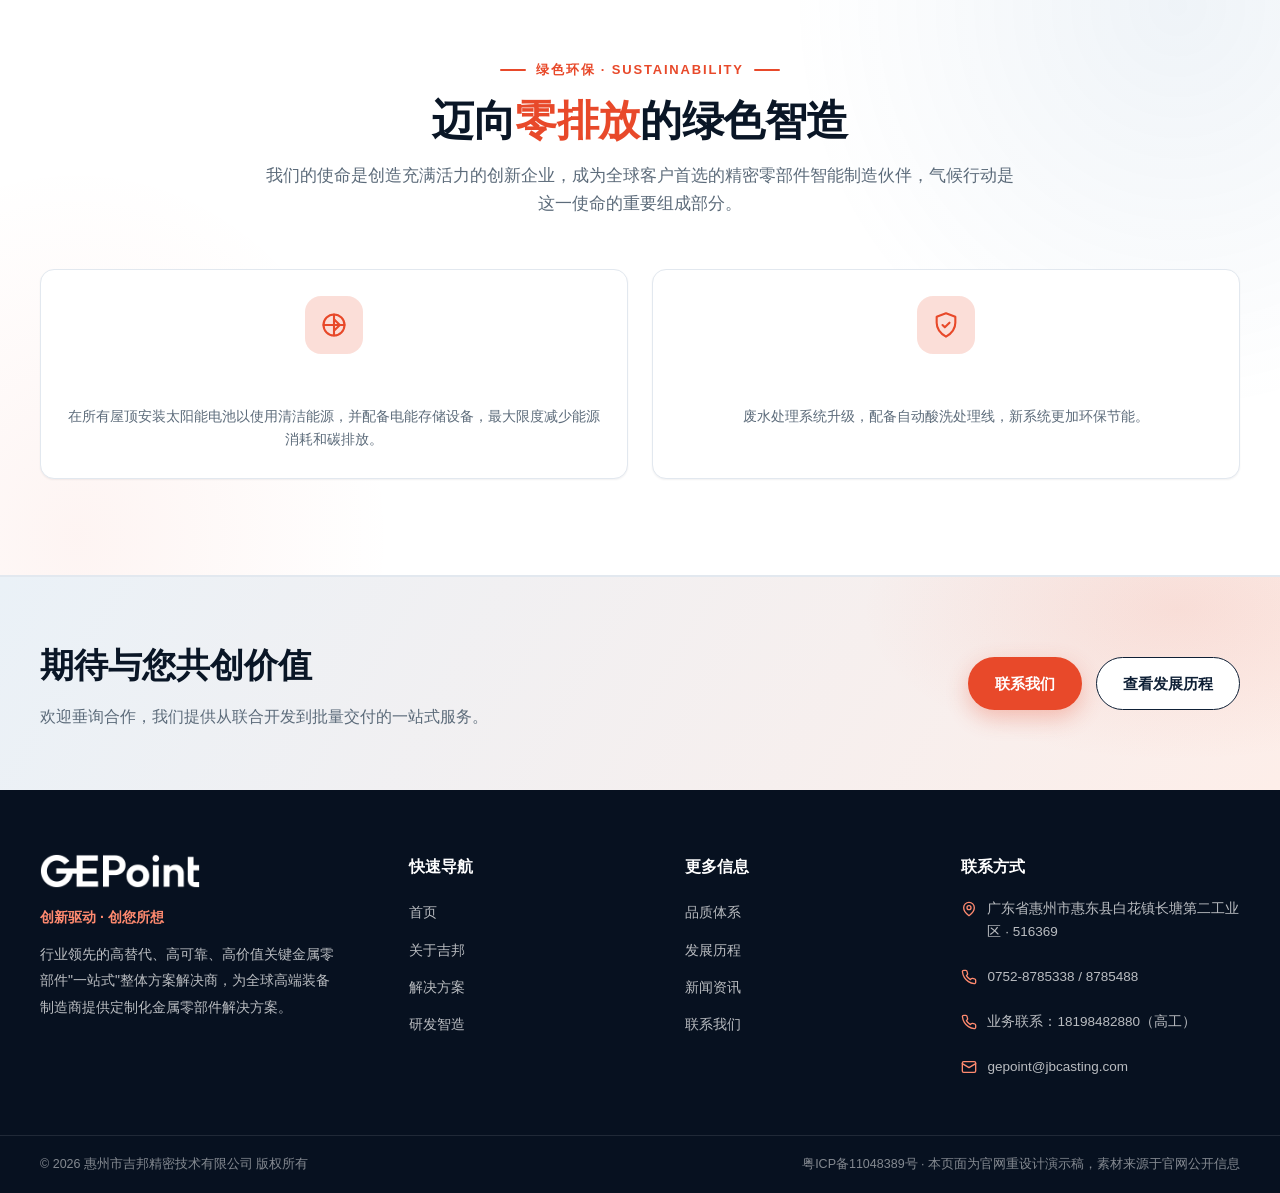
<file: about.html>
<!DOCTYPE html>
<html lang="zh-CN">
<head>
  <meta charset="UTF-8">
  <meta name="viewport" content="width=device-width, initial-scale=1.0">
  <title>关于吉邦 - 吉邦精密</title>
  <meta name="description" content="惠州市吉邦精密技术有限公司是中国铸造协会副会长单位、精铸分会理事长单位，20年+熔模精密铸造及深加工技术沉淀，为全球高端装备制造商提供一站式金属零部件解决方案。">
  <link rel="icon" type="image/png" href="assets/img/logo-header.png">
  <link rel="stylesheet" href="css/style.css">
</head>
<body>

<div class="announce" id="announce">
  <div class="container">
    <span>诚邀全球合作伙伴 · 一站式金属零部件解决方案，<b>最快 7 天交付首样</b>，支持联合开发</span>
    <a class="announce-cta" href="contact.html">立即咨询</a>
    <button class="announce-close" aria-label="关闭公告">
      <svg viewBox="0 0 24 24" fill="none" stroke="currentColor" stroke-width="2.4" stroke-linecap="round"><path d="M18 6 6 18M6 6l12 12"/></svg>
    </button>
  </div>
</div>

<header class="site-header">
  <div class="topbar">
    <div class="container">
      <div class="topbar-left">
        <a href="tel:07528785338">
          <svg viewBox="0 0 24 24" fill="none" stroke="currentColor" stroke-width="2" stroke-linecap="round" stroke-linejoin="round"><path d="M22 16.92v3a2 2 0 0 1-2.18 2 19.79 19.79 0 0 1-8.63-3.07 19.5 19.5 0 0 1-6-6 19.79 19.79 0 0 1-3.07-8.67A2 2 0 0 1 4.11 2h3a2 2 0 0 1 2 1.72c.13.96.36 1.9.7 2.81a2 2 0 0 1-.45 2.11L8.09 9.91a16 16 0 0 0 6 6l1.27-1.27a2 2 0 0 1 2.11-.45c.91.34 1.85.57 2.81.7A2 2 0 0 1 22 16.92z"/></svg>
          0752-8785338 8785488
        </a>
        <a href="mailto:gepoint@jbcasting.com" class="hide-sm">
          <svg viewBox="0 0 24 24" fill="none" stroke="currentColor" stroke-width="2" stroke-linecap="round" stroke-linejoin="round"><rect x="2" y="4" width="20" height="16" rx="2"/><path d="m22 7-10 6L2 7"/></svg>
          gepoint@jbcasting.com
        </a>
      </div>
      <div class="topbar-right">
        <span>广东省惠州市惠东县白花镇长塘第二工业区</span>
      </div>
    </div>
  </div>
  <div class="container nav-wrap">
    <a class="brand" href="index.html">
      <img src="assets/img/logo-header.png" alt="吉邦精密">
      <span class="brand-name">吉邦精密<small>JIBANG PRECISION</small></span>
    </a>
    <nav class="main-nav" id="mainNav">
      <a href="index.html">首页</a>
      <a href="about.html" class="active">关于吉邦</a>
      <a href="solutions.html">解决方案</a>
      <a href="manufacturing.html">研发智造</a>
      <a href="quality.html">品质体系</a>
      <a href="history.html">发展历程</a>
      <a href="news.html">新闻资讯</a>
      <a href="contact.html">联系我们</a>
    </nav>
    <div class="nav-cta"><a class="btn btn-accent" href="contact.html">获取方案报价</a></div>
    <button class="nav-toggle" aria-label="打开菜单" aria-expanded="false">
      <svg viewBox="0 0 24 24" fill="none" stroke="currentColor" stroke-width="2" stroke-linecap="round"><path d="M3 6h18M3 12h18M3 18h18"/></svg>
    </button>
  </div>
</header>

<section class="page-hero">
  <div class="bg-img"><img src="assets/img/factory.jpg" alt="吉邦精密工厂"></div>
  <div class="container">
    <div class="page-hero-inner">
      <div class="crumbs"><a href="index.html">首页</a> / 关于吉邦</div>
      <h1>关于吉邦</h1>
      <p>以领先的金属成型技术持续为人类创造价值，创建多方共赢的生态圈。</p>
    </div>
  </div>
</section>

<section class="section">
  <div class="container">
    <div class="split">
      <div class="media reveal">
        <img src="assets/img/about.jpg" alt="吉邦精密">
        <div class="media-badge">
          <b>20+ 年</b>
          <span>熔模精密铸造及深加工技术沉淀</span>
        </div>
      </div>
      <div class="body reveal">
        <span class="eyebrow">公司简介 · Introduction</span>
        <h2>高替代 · 高可靠 · 高价值<br><em>一站式</em>整体方案解决商</h2>
        <p>吉邦精密是中国铸造协会副会长单位、中国铸造协会精铸分会理事长单位。作为行业领先的高替代、高可靠、高价值关键金属零部件"一站式"整体解决方案商，吉邦精密拥有 20 年+ 熔模精密铸造及深加工技术沉淀。</p>
        <p>始终聚焦以不锈钢、碳钢、合金钢及高温合金熔模精密铸造及深加工为核心，结合冲压拉伸、折弯、表面处理及组装多工艺能力，通过垂直整合实现零件-部件-模块化交付替代，满足客户"一站式"解决需求。</p>
        <p>凭借深厚的材料创新与金属成型工艺技术积累，以及与客户早期协同开发，吉邦精密广泛服务于汽车、新能源、数据中心、航空核电及医疗与食品饮料器械等不同终端领域。</p>
        <a class="btn btn-navy" href="solutions.html">查看服务领域</a>
      </div>
    </div>
  </div>
</section>

<section class="stats-band">
  <div class="container" style="padding: 34px 0;">
    <div class="stats-grid">
      <div class="stat reveal">
        <b><span data-count="20">0</span><i>+ 年</i></b>
        <span>行业技术积累</span>
      </div>
      <div class="stat reveal">
        <b><span data-count="1000">0</span><i>+ 人</i></b>
        <span>员工数量</span>
      </div>
      <div class="stat reveal">
        <b><span data-count="500">0</span><i>+ 台</i></b>
        <span>CNC 加工设备</span>
      </div>
      <div class="stat reveal">
        <b><span data-count="14000">0</span><i>T/Y</i></b>
        <span>精密铸造产能</span>
      </div>
    </div>
  </div>
</section>

<section class="section" style="background:#fff; border-top:1px solid var(--line);">
  <div class="container">
    <div class="section-head center reveal">
      <span class="eyebrow center">企业文化 · Culture</span>
      <h2>我们信奉的理念</h2>
    </div>
    <div class="grid-3">
      <div class="card cap-tile reveal">
        <div class="ico"><svg viewBox="0 0 24 24" fill="none" stroke="currentColor" stroke-width="1.8" stroke-linecap="round" stroke-linejoin="round"><path d="M12 2 2 7l10 5 10-5-10-5zM2 17l10 5 10-5M2 12l10 5 10-5"/></svg></div>
        <h3>品牌主张</h3>
        <p>创新驱动，创您所想。坚持要素创新（技术创新、管理创新、模式创新）作为发展源动力，创造并实现各生态伙伴的诉求。</p>
      </div>
      <div class="card cap-tile reveal">
        <div class="ico"><svg viewBox="0 0 24 24" fill="none" stroke="currentColor" stroke-width="1.8" stroke-linecap="round" stroke-linejoin="round"><path d="M12 2 2 7l10 5 10-5-10-5zM2 17l10 5 10-5M2 12l10 5 10-5"/></svg></div>
        <h3>品牌定位</h3>
        <p>领先的高替代、高可靠、高价值关键金属零部件"一站式"整体方案解决商，以技术领先、质量可靠、敏捷服务为根本。</p>
      </div>
      <div class="card cap-tile reveal">
        <div class="ico"><svg viewBox="0 0 24 24" fill="none" stroke="currentColor" stroke-width="1.8" stroke-linecap="round" stroke-linejoin="round"><path d="M2 12s3.5-7 10-7 10 7 10 7-3.5 7-10 7-10-7-10-7z"/><circle cx="12" cy="12" r="3"/></svg></div>
        <h3>使命</h3>
        <p>以领先的金属成型技术持续为人类创造价值，创建多方共赢的生态圈。</p>
      </div>
      <div class="card cap-tile reveal">
        <div class="ico"><svg viewBox="0 0 24 24" fill="none" stroke="currentColor" stroke-width="1.8" stroke-linecap="round" stroke-linejoin="round"><circle cx="12" cy="12" r="10"/><circle cx="12" cy="12" r="6"/><circle cx="12" cy="12" r="2"/></svg></div>
        <h3>愿景</h3>
        <p>成为全球目标终端领导者首选关键金属零部件合作伙伴。</p>
      </div>
      <div class="card cap-tile reveal">
        <div class="ico"><svg viewBox="0 0 24 24" fill="none" stroke="currentColor" stroke-width="1.8" stroke-linecap="round" stroke-linejoin="round"><path d="M17 21v-2a4 4 0 0 0-4-4H5a4 4 0 0 0-4 4v2"/><circle cx="9" cy="7" r="4"/><path d="M23 21v-2a4 4 0 0 0-3-3.87M16 3.13a4 4 0 0 1 0 7.75"/></svg></div>
        <h3>价值观</h3>
        <p>创新突破 · 敏捷响应 · 价值导向 · 合作共赢。</p>
      </div>
      <div class="card cap-tile reveal">
        <div class="ico"><svg viewBox="0 0 24 24" fill="none" stroke="currentColor" stroke-width="1.8" stroke-linecap="round" stroke-linejoin="round"><path d="M16 21v-2a4 4 0 0 0-4-4H6a4 4 0 0 0-4 4v2"/><circle cx="9" cy="7" r="4"/><path d="M19 8v6M22 11h-6"/></svg></div>
        <h3>核心优势</h3>
        <p>早期协同开发、全流程自主制造、多工艺集成、敏捷交付，协助客户实现价值最大化。</p>
      </div>
    </div>
  </div>
</section>

<section class="section">
  <div class="container">
    <div class="section-head center reveal">
      <span class="eyebrow center">资质荣誉 · Certifications</span>
      <h2>权威认证与<em>行业认可</em></h2>
      <p>体系认证、资质荣誉与专利积累，是吉邦精密技术实力与合规能力的证明。</p>
    </div>
    <div class="cert-row">
      <div class="cert reveal">
        <div class="ico"><svg viewBox="0 0 24 24" fill="none" stroke="currentColor" stroke-width="1.8" stroke-linecap="round" stroke-linejoin="round"><circle cx="12" cy="8" r="6"/><path d="M15.5 13 17 22l-5-3-5 3 1.5-9"/></svg></div>
        <h3>ISO9001</h3>
        <p>质量管理体系认证</p>
      </div>
      <div class="cert reveal">
        <div class="ico"><svg viewBox="0 0 24 24" fill="none" stroke="currentColor" stroke-width="1.8" stroke-linecap="round" stroke-linejoin="round"><circle cx="12" cy="8" r="6"/><path d="M15.5 13 17 22l-5-3-5 3 1.5-9"/></svg></div>
        <h3>IATF16949</h3>
        <p>汽车行业质量管理体系</p>
      </div>
      <div class="cert reveal">
        <div class="ico"><svg viewBox="0 0 24 24" fill="none" stroke="currentColor" stroke-width="1.8" stroke-linecap="round" stroke-linejoin="round"><path d="M11 20A7 7 0 0 1 9.8 6.1C15.5 5 17 4.48 19 2c1 2 2 4.18 2 8 0 5.5-4.78 10-10 10z"/><path d="M2 21c0-3 1.85-5.36 5.08-6C9.5 14.52 12 13 13 12"/></svg></div>
        <h3>ISO14001</h3>
        <p>环境管理体系认证</p>
      </div>
      <div class="cert reveal">
        <div class="ico"><svg viewBox="0 0 24 24" fill="none" stroke="currentColor" stroke-width="1.8" stroke-linecap="round" stroke-linejoin="round"><path d="M10 2v6m4-6v6M4 4h16v6a6 6 0 0 1-6 6h-4a6 6 0 0 1-6-6V4z"/><path d="M8 20h8M12 16v4"/></svg></div>
        <h3>ISO45001</h3>
        <p>职业健康安全管理体系</p>
      </div>
    </div>
    <div class="honor-list" style="margin-top: 26px;">
      <div class="honor reveal">
        <div class="dot"><svg viewBox="0 0 24 24" fill="none" stroke="currentColor" stroke-width="1.8" stroke-linecap="round" stroke-linejoin="round"><path d="M8 21h8M12 17v4M7 4h10v4a5 5 0 0 1-10 0V4z"/><path d="M7 6H4a2 2 0 0 0 2 4h1M17 6h3a2 2 0 0 1-2 4h-1"/></svg></div>
        <div><h4>国家级高新技术企业</h4><p>国家级高新技术企业认定</p></div>
      </div>
      <div class="honor reveal">
        <div class="dot"><svg viewBox="0 0 24 24" fill="none" stroke="currentColor" stroke-width="1.8" stroke-linecap="round" stroke-linejoin="round"><path d="M12 2 4 6v6c0 5 3.4 8.4 8 10 4.6-1.6 8-5 8-10V6l-8-4z"/><path d="m9 12 2 2 4-4"/></svg></div>
        <div><h4>广东省专精特新中小企业</h4><p>2022 年 12 月获评</p></div>
      </div>
      <div class="honor reveal">
        <div class="dot"><svg viewBox="0 0 24 24" fill="none" stroke="currentColor" stroke-width="1.8" stroke-linecap="round" stroke-linejoin="round"><path d="M12 3v3M12 18v3M3 12h3M18 12h3M5.6 5.6l2.1 2.1M16.3 16.3l2.1 2.1M18.4 5.6l-2.1 2.1M7.7 16.3l-2.1 2.1"/></svg></div>
        <div><h4>创新型企业</h4><p>省级创新型企业</p></div>
      </div>
      <div class="honor reveal">
        <div class="dot"><svg viewBox="0 0 24 24" fill="none" stroke="currentColor" stroke-width="1.8" stroke-linecap="round" stroke-linejoin="round"><path d="M8 21h12M12 17h8M8 13h12M12 9h8M8 5h12"/><path d="M4 4v16M4 7l3 2-3 2"/></svg></div>
        <div><h4>优质铸件金奖</h4><p>2017-2024 连续七年荣获</p></div>
      </div>
      <div class="honor reveal">
        <div class="dot"><svg viewBox="0 0 24 24" fill="none" stroke="currentColor" stroke-width="1.8" stroke-linecap="round" stroke-linejoin="round"><path d="M12 2a10 10 0 0 0-9 5 10 10 0 0 0 5 5 10 10 0 0 0-5 5 10 10 0 0 0 5 5 10 10 0 0 0 5-5 10 10 0 0 0 5 5 10 10 0 0 0 5-5 10 10 0 0 0-5-5 10 10 0 0 0 5-5 10 10 0 0 0-5-5 10 10 0 0 0-5 5z"/><path d="m9 12 2 2 4-4"/></svg></div>
        <div><h4>惠州市工程技术研究中心</h4><p>省级/市级研发平台</p></div>
      </div>
      <div class="honor reveal">
        <div class="dot"><svg viewBox="0 0 24 24" fill="none" stroke="currentColor" stroke-width="1.8" stroke-linecap="round" stroke-linejoin="round"><path d="M9 18h6M10 22h4M12 2a7 7 0 0 0-4 12.7c.6.5 1 1.3 1 2.3h6c0-1 .4-1.8 1-2.3A7 7 0 0 0 12 2z"/></svg></div>
        <div><h4>广东省知识产权示范企业</h4><p>知识产权管理示范</p></div>
      </div>
    </div>
    <div class="stats-grid" style="margin-top: 30px;">
      <div class="stat reveal" style="background: var(--navy-800);">
        <b><span data-count="30">0</span><i> 项</i></b>
        <span>发明专利</span>
      </div>
      <div class="stat reveal" style="background: var(--navy-800);">
        <b><span data-count="58">0</span><i> 项</i></b>
        <span>实用新型专利</span>
      </div>
      <div class="stat reveal" style="background: var(--navy-800);">
        <b><span data-count="16">0</span><i> 项</i></b>
        <span>外观专利</span>
      </div>
      <div class="stat reveal" style="background: var(--navy-800);">
        <b><span data-count="104">0</span><i> 项</i></b>
        <span>专利合计</span>
      </div>
    </div>
  </div>
</section>

<section class="dark-band section" id="green">
  <div class="container">
    <div class="section-head center reveal">
      <span class="eyebrow center">绿色环保 · Sustainability</span>
      <h2>迈向<em>零排放</em>的绿色智造</h2>
      <p>我们的使命是创造充满活力的创新企业，成为全球客户首选的精密零部件智能制造伙伴，气候行动是这一使命的重要组成部分。</p>
    </div>
    <div class="grid-2" style="display:grid; grid-template-columns:1fr 1fr; gap:24px;">
      <div class="card cap-tile reveal" >
        <div class="ico" style="background:rgba(232,73,42,0.18);"><svg viewBox="0 0 24 24" fill="none" stroke="currentColor" stroke-width="1.8" stroke-linecap="round" stroke-linejoin="round"><path d="M12 3v18M3 12h18"/><circle cx="12" cy="12" r="9"/><path d="m12 7 5 5-5 5"/></svg></div>
        <h3 style="color:#fff;">减少碳排放</h3>
        <p>在所有屋顶安装太阳能电池以使用清洁能源，并配备电能存储设备，最大限度减少能源消耗和碳排放。</p>
      </div>
      <div class="card cap-tile reveal" >
        <div class="ico" style="background:rgba(232,73,42,0.18);"><svg viewBox="0 0 24 24" fill="none" stroke="currentColor" stroke-width="1.8" stroke-linecap="round" stroke-linejoin="round"><path d="M12 22c5-3 8-7 8-12V5l-8-3-8 3v5c0 5 3 9 8 12z"/><path d="m9 12 2 2 4-4"/></svg></div>
        <h3 style="color:#fff;">零排放</h3>
        <p>废水处理系统升级，配备自动酸洗处理线，新系统更加环保节能。</p>
      </div>
    </div>
  </div>
</section>

<section class="cta-band">
  <div class="container cta-inner">
    <div class="reveal">
      <h2>期待与您共创价值</h2>
      <p>欢迎垂询合作，我们提供从联合开发到批量交付的一站式服务。</p>
    </div>
    <div class="btn-wrap reveal">
      <a class="btn btn-accent" href="contact.html">联系我们</a>
      <a class="btn btn-white-ghost" href="history.html">查看发展历程</a>
    </div>
  </div>
</section>

<footer class="site-footer">
  <div class="container footer-main">
    <div class="footer-brand">
      <img src="assets/img/logo-header.png" alt="吉邦精密" style="filter: brightness(0) invert(1);">
      <p class="slogan">创新驱动 · 创您所想</p>
      <p>行业领先的高替代、高可靠、高价值关键金属零部件"一站式"整体方案解决商，为全球高端装备制造商提供定制化金属零部件解决方案。</p>
    </div>
    <div>
      <h4>快速导航</h4>
      <ul>
        <li><a href="index.html">首页</a></li>
        <li><a href="about.html">关于吉邦</a></li>
        <li><a href="solutions.html">解决方案</a></li>
        <li><a href="manufacturing.html">研发智造</a></li>
      </ul>
    </div>
    <div>
      <h4>更多信息</h4>
      <ul>
        <li><a href="quality.html">品质体系</a></li>
        <li><a href="history.html">发展历程</a></li>
        <li><a href="news.html">新闻资讯</a></li>
        <li><a href="contact.html">联系我们</a></li>
      </ul>
    </div>
    <div>
      <h4>联系方式</h4>
      <ul class="footer-contact">
        <li>
          <svg viewBox="0 0 24 24" fill="none" stroke="currentColor" stroke-width="2" stroke-linecap="round" stroke-linejoin="round"><path d="M20 10c0 6-8 12-8 12s-8-6-8-12a8 8 0 0 1 16 0z"/><circle cx="12" cy="10" r="3"/></svg>
          <span>广东省惠州市惠东县白花镇长塘第二工业区 · 516369</span>
        </li>
        <li>
          <svg viewBox="0 0 24 24" fill="none" stroke="currentColor" stroke-width="2" stroke-linecap="round" stroke-linejoin="round"><path d="M22 16.92v3a2 2 0 0 1-2.18 2 19.79 19.79 0 0 1-8.63-3.07 19.5 19.5 0 0 1-6-6 19.79 19.79 0 0 1-3.07-8.67A2 2 0 0 1 4.11 2h3a2 2 0 0 1 2 1.72c.13.96.36 1.9.7 2.81a2 2 0 0 1-.45 2.11L8.09 9.91a16 16 0 0 0 6 6l1.27-1.27a2 2 0 0 1 2.11-.45c.91.34 1.85.57 2.81.7A2 2 0 0 1 22 16.92z"/></svg>
          <span>0752-8785338 / 8785488</span>
        </li>
        <li>
          <svg viewBox="0 0 24 24" fill="none" stroke="currentColor" stroke-width="2" stroke-linecap="round" stroke-linejoin="round"><path d="M22 16.92v3a2 2 0 0 1-2.18 2 19.79 19.79 0 0 1-8.63-3.07 19.5 19.5 0 0 1-6-6 19.79 19.79 0 0 1-3.07-8.67A2 2 0 0 1 4.11 2h3a2 2 0 0 1 2 1.72c.13.96.36 1.9.7 2.81a2 2 0 0 1-.45 2.11L8.09 9.91a16 16 0 0 0 6 6l1.27-1.27a2 2 0 0 1 2.11-.45c.91.34 1.85.57 2.81.7A2 2 0 0 1 22 16.92z"/></svg>
          <span>业务联系：18198482880（高工）</span>
        </li>
        <li>
          <svg viewBox="0 0 24 24" fill="none" stroke="currentColor" stroke-width="2" stroke-linecap="round" stroke-linejoin="round"><rect x="2" y="4" width="20" height="16" rx="2"/><path d="m22 7-10 6L2 7"/></svg>
          <span>gepoint@jbcasting.com</span>
        </li>
      </ul>
    </div>
  </div>
  <div class="footer-bottom">
    <div class="container">
      <span>© 2026 惠州市吉邦精密技术有限公司 版权所有</span>
      <span>粤ICP备11048389号 · 本页面为官网重设计演示稿，素材来源于官网公开信息</span>
    </div>
  </div>
</footer>

<button class="back-top" aria-label="返回顶部">
  <svg viewBox="0 0 24 24" fill="none" stroke="currentColor" stroke-width="2.4" stroke-linecap="round" stroke-linejoin="round"><path d="m18 15-6-6-6 6"/></svg>
</button>

<script src="js/main.js"></script>
</body>
</html>
</file>
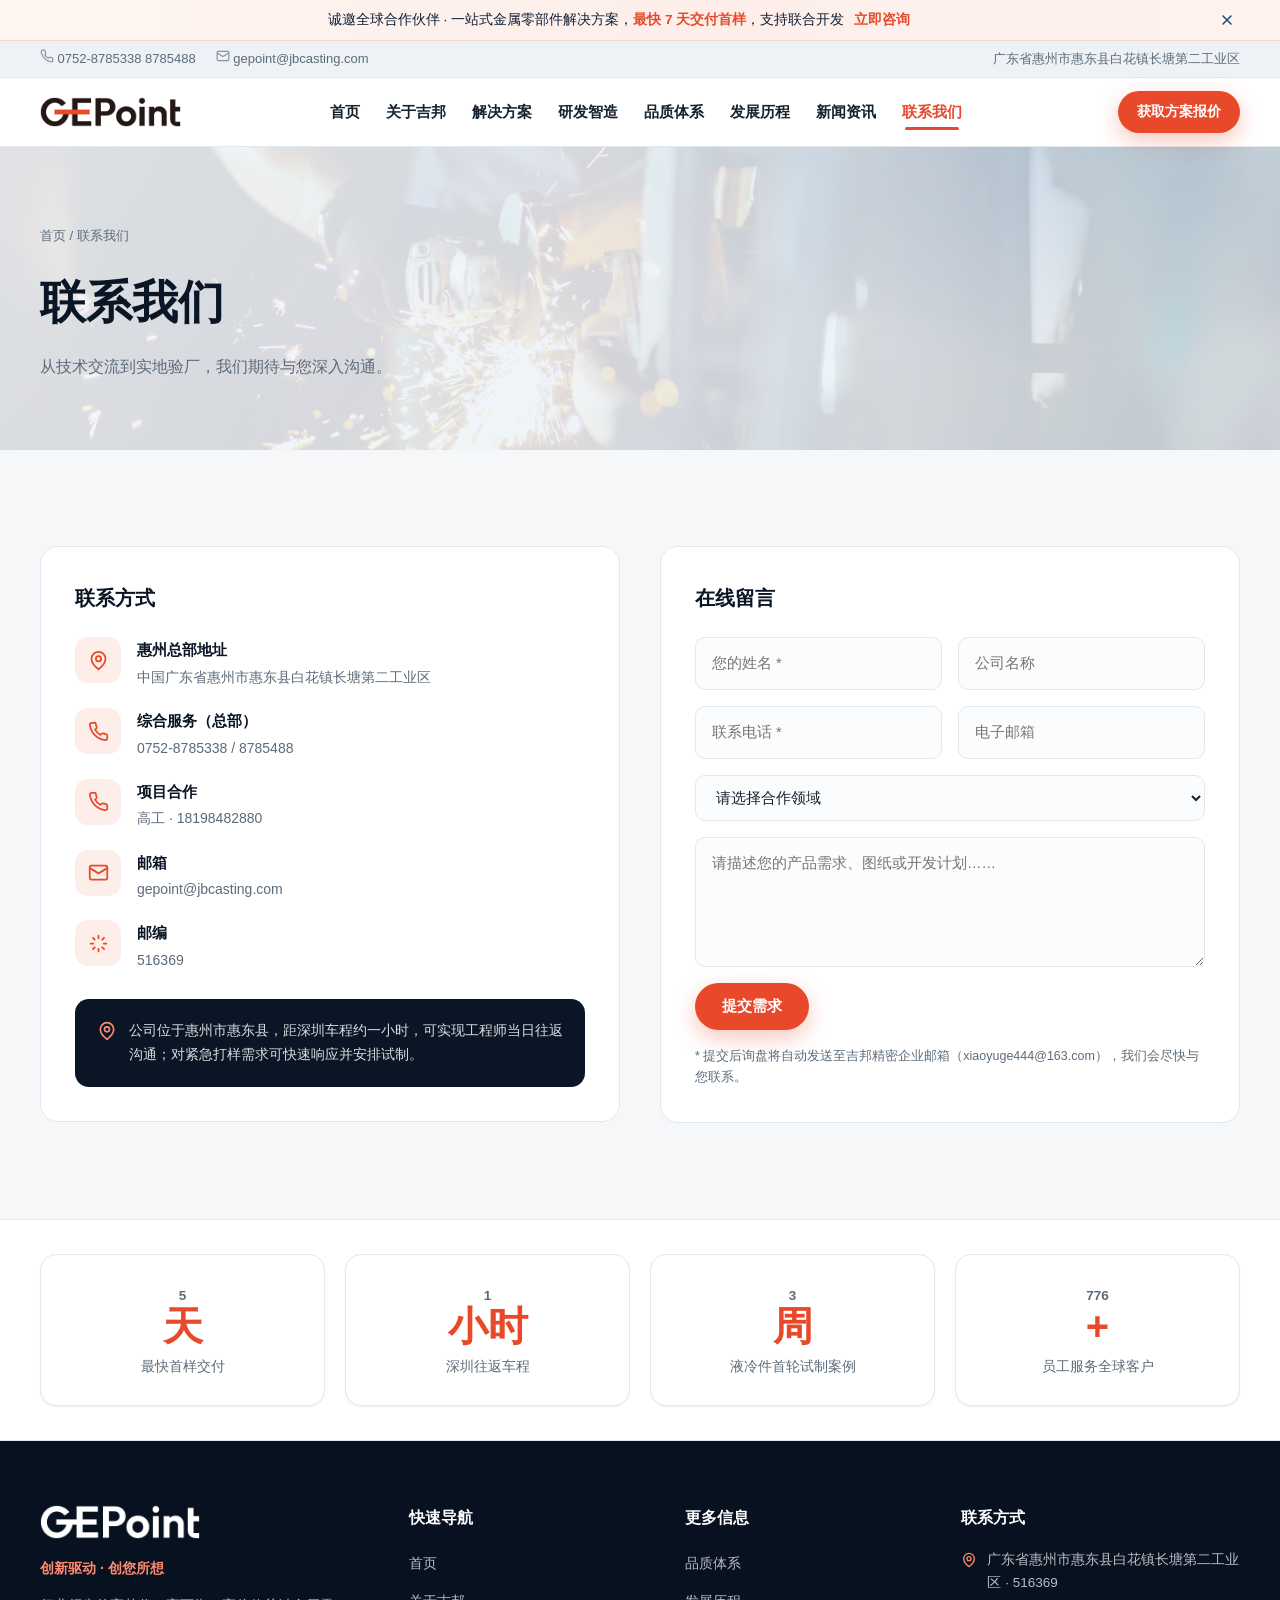
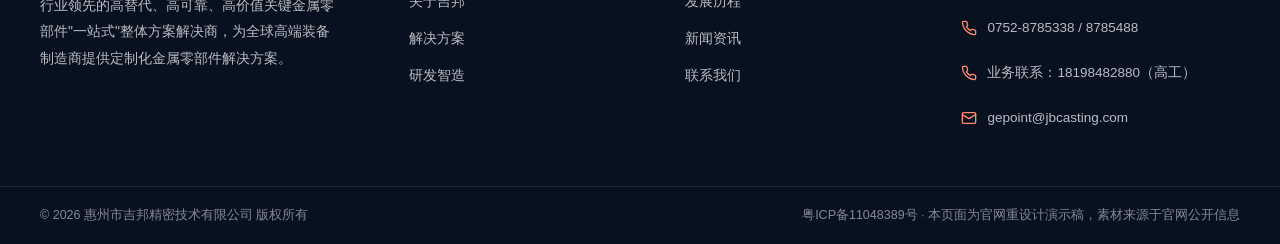
<file: contact.html>
<!DOCTYPE html>
<html lang="zh-CN">
<head>
  <meta charset="UTF-8">
  <meta name="viewport" content="width=device-width, initial-scale=1.0">
  <title>联系我们 - 吉邦精密</title>
  <meta name="description" content="联系惠州市吉邦精密技术有限公司：广东省惠州市惠东县白花镇长塘第二工业区，电话 0752-8785338，业务联系 18198482880，邮箱 gepoint@jbcasting.com。">
  <link rel="icon" type="image/png" href="assets/img/logo-header.png">
  <link rel="stylesheet" href="css/style.css">
</head>
<body>

<div class="announce" id="announce">
  <div class="container">
    <span>诚邀全球合作伙伴 · 一站式金属零部件解决方案，<b>最快 7 天交付首样</b>，支持联合开发</span>
    <a class="announce-cta" href="contact.html">立即咨询</a>
    <button class="announce-close" aria-label="关闭公告">
      <svg viewBox="0 0 24 24" fill="none" stroke="currentColor" stroke-width="2.4" stroke-linecap="round"><path d="M18 6 6 18M6 6l12 12"/></svg>
    </button>
  </div>
</div>

<header class="site-header">
  <div class="topbar">
    <div class="container">
      <div class="topbar-left">
        <a href="tel:07528785338">
          <svg viewBox="0 0 24 24" fill="none" stroke="currentColor" stroke-width="2" stroke-linecap="round" stroke-linejoin="round"><path d="M22 16.92v3a2 2 0 0 1-2.18 2 19.79 19.79 0 0 1-8.63-3.07 19.5 19.5 0 0 1-6-6 19.79 19.79 0 0 1-3.07-8.67A2 2 0 0 1 4.11 2h3a2 2 0 0 1 2 1.72c.13.96.36 1.9.7 2.81a2 2 0 0 1-.45 2.11L8.09 9.91a16 16 0 0 0 6 6l1.27-1.27a2 2 0 0 1 2.11-.45c.91.34 1.85.57 2.81.7A2 2 0 0 1 22 16.92z"/></svg>
          0752-8785338 8785488
        </a>
        <a href="mailto:gepoint@jbcasting.com" class="hide-sm">
          <svg viewBox="0 0 24 24" fill="none" stroke="currentColor" stroke-width="2" stroke-linecap="round" stroke-linejoin="round"><rect x="2" y="4" width="20" height="16" rx="2"/><path d="m22 7-10 6L2 7"/></svg>
          gepoint@jbcasting.com
        </a>
      </div>
      <div class="topbar-right">
        <span>广东省惠州市惠东县白花镇长塘第二工业区</span>
      </div>
    </div>
  </div>
  <div class="container nav-wrap">
    <a class="brand" href="index.html">
      <img src="assets/img/logo-header.png" alt="吉邦精密">
      <span class="brand-name">吉邦精密<small>JIBANG PRECISION</small></span>
    </a>
    <nav class="main-nav" id="mainNav">
      <a href="index.html">首页</a>
      <a href="about.html">关于吉邦</a>
      <a href="solutions.html">解决方案</a>
      <a href="manufacturing.html">研发智造</a>
      <a href="quality.html">品质体系</a>
      <a href="history.html">发展历程</a>
      <a href="news.html">新闻资讯</a>
      <a href="contact.html" class="active">联系我们</a>
    </nav>
    <div class="nav-cta"><a class="btn btn-accent" href="contact.html">获取方案报价</a></div>
    <button class="nav-toggle" aria-label="打开菜单" aria-expanded="false">
      <svg viewBox="0 0 24 24" fill="none" stroke="currentColor" stroke-width="2" stroke-linecap="round"><path d="M3 6h18M3 12h18M3 18h18"/></svg>
    </button>
  </div>
</header>

<section class="page-hero">
  <div class="bg-img"><img src="assets/img/factory.jpg" alt="吉邦精密联系方式"></div>
  <div class="container">
    <div class="page-hero-inner">
      <div class="crumbs"><a href="index.html">首页</a> / 联系我们</div>
      <h1>联系我们</h1>
      <p>从技术交流到实地验厂，我们期待与您深入沟通。</p>
    </div>
  </div>
</section>

<section class="section">
  <div class="container">
    <div class="contact-grid">
      <div class="contact-card reveal">
        <h3>联系方式</h3>
        <ul class="contact-list">
          <li>
            <div class="ico"><svg viewBox="0 0 24 24" fill="none" stroke="currentColor" stroke-width="2" stroke-linecap="round" stroke-linejoin="round"><path d="M20 10c0 6-8 12-8 12s-8-6-8-12a8 8 0 0 1 16 0z"/><circle cx="12" cy="10" r="3"/></svg></div>
            <div>
              <b>惠州总部地址</b>
              <span>中国广东省惠州市惠东县白花镇长塘第二工业区</span>
            </div>
          </li>
          <li>
            <div class="ico"><svg viewBox="0 0 24 24" fill="none" stroke="currentColor" stroke-width="2" stroke-linecap="round" stroke-linejoin="round"><path d="M22 16.92v3a2 2 0 0 1-2.18 2 19.79 19.79 0 0 1-8.63-3.07 19.5 19.5 0 0 1-6-6 19.79 19.79 0 0 1-3.07-8.67A2 2 0 0 1 4.11 2h3a2 2 0 0 1 2 1.72c.13.96.36 1.9.7 2.81a2 2 0 0 1-.45 2.11L8.09 9.91a16 16 0 0 0 6 6l1.27-1.27a2 2 0 0 1 2.11-.45c.91.34 1.85.57 2.81.7A2 2 0 0 1 22 16.92z"/></svg></div>
            <div>
              <b>综合服务（总部）</b>
              <span>0752-8785338 / 8785488</span>
            </div>
          </li>
          <li>
            <div class="ico"><svg viewBox="0 0 24 24" fill="none" stroke="currentColor" stroke-width="2" stroke-linecap="round" stroke-linejoin="round"><path d="M22 16.92v3a2 2 0 0 1-2.18 2 19.79 19.79 0 0 1-8.63-3.07 19.5 19.5 0 0 1-6-6 19.79 19.79 0 0 1-3.07-8.67A2 2 0 0 1 4.11 2h3a2 2 0 0 1 2 1.72c.13.96.36 1.9.7 2.81a2 2 0 0 1-.45 2.11L8.09 9.91a16 16 0 0 0 6 6l1.27-1.27a2 2 0 0 1 2.11-.45c.91.34 1.85.57 2.81.7A2 2 0 0 1 22 16.92z"/></svg></div>
            <div>
              <b>项目合作</b>
              <span>高工 · 18198482880</span>
            </div>
          </li>
          <li>
            <div class="ico"><svg viewBox="0 0 24 24" fill="none" stroke="currentColor" stroke-width="2" stroke-linecap="round" stroke-linejoin="round"><rect x="2" y="4" width="20" height="16" rx="2"/><path d="m22 7-10 6L2 7"/></svg></div>
            <div>
              <b>邮箱</b>
              <span>gepoint@jbcasting.com</span>
            </div>
          </li>
          <li>
            <div class="ico"><svg viewBox="0 0 24 24" fill="none" stroke="currentColor" stroke-width="2" stroke-linecap="round" stroke-linejoin="round"><path d="M12 3v3M12 18v3M3 12h3M18 12h3M5.6 5.6l2.1 2.1M16.3 16.3l2.1 2.1M18.4 5.6l-2.1 2.1M7.7 16.3l-2.1 2.1"/></svg></div>
            <div>
              <b>邮编</b>
              <span>516369</span>
            </div>
          </li>
        </ul>
        <div class="map-note">
          <svg viewBox="0 0 24 24" fill="none" stroke="currentColor" stroke-width="2" stroke-linecap="round" stroke-linejoin="round"><path d="M20 10c0 6-8 12-8 12s-8-6-8-12a8 8 0 0 1 16 0z"/><circle cx="12" cy="10" r="3"/></svg>
          <span>公司位于惠州市惠东县，距深圳车程约一小时，可实现工程师当日往返沟通；对紧急打样需求可快速响应并安排试制。</span>
        </div>
      </div>

      <div class="contact-card reveal">
        <h3>在线留言</h3>
        <form class="form" novalidate>
          <div class="form-row">
            <input type="text" name="name" placeholder="您的姓名 *" required>
            <input type="text" name="company" placeholder="公司名称">
          </div>
          <div class="form-row">
            <input type="tel" name="phone" placeholder="联系电话 *" required>
            <input type="email" name="email" placeholder="电子邮箱">
          </div>
          <select name="industry">
            <option value="">请选择合作领域</option>
            <option>汽车</option>
            <option>医疗器械</option>
            <option>液冷系统 / 数据中心</option>
            <option>新能源</option>
            <option>安防五金</option>
            <option>食品机械</option>
            <option>其他</option>
          </select>
          <textarea name="message" placeholder="请描述您的产品需求、图纸或开发计划……"></textarea>
          <button class="btn btn-accent" type="submit">提交需求</button>
          <p class="form-tip">* 提交后询盘将自动发送至吉邦精密企业邮箱（xiaoyuge444@163.com），我们会尽快与您联系。</p>
        </form>
      </div>
    </div>
  </div>
</section>

<section class="stats-band">
  <div class="container" style="padding: 34px 0;">
    <div class="stats-grid">
      <div class="stat reveal">
        <b><span data-count="7">0</span><i> 天</i></b>
        <span>最快首样交付</span>
      </div>
      <div class="stat reveal">
        <b><span data-count="1">0</span><i> 小时</i></b>
        <span>深圳往返车程</span>
      </div>
      <div class="stat reveal">
        <b><span data-count="4">0</span><i> 周</i></b>
        <span>液冷件首轮试制案例</span>
      </div>
      <div class="stat reveal">
        <b><span data-count="1000">0</span><i>+</i></b>
        <span>员工服务全球客户</span>
      </div>
    </div>
  </div>
</section>

<footer class="site-footer">
  <div class="container footer-main">
    <div class="footer-brand">
      <img src="assets/img/logo-header.png" alt="吉邦精密" style="filter: brightness(0) invert(1);">
      <p class="slogan">创新驱动 · 创您所想</p>
      <p>行业领先的高替代、高可靠、高价值关键金属零部件"一站式"整体方案解决商，为全球高端装备制造商提供定制化金属零部件解决方案。</p>
    </div>
    <div>
      <h4>快速导航</h4>
      <ul>
        <li><a href="index.html">首页</a></li>
        <li><a href="about.html">关于吉邦</a></li>
        <li><a href="solutions.html">解决方案</a></li>
        <li><a href="manufacturing.html">研发智造</a></li>
      </ul>
    </div>
    <div>
      <h4>更多信息</h4>
      <ul>
        <li><a href="quality.html">品质体系</a></li>
        <li><a href="history.html">发展历程</a></li>
        <li><a href="news.html">新闻资讯</a></li>
        <li><a href="contact.html">联系我们</a></li>
      </ul>
    </div>
    <div>
      <h4>联系方式</h4>
      <ul class="footer-contact">
        <li>
          <svg viewBox="0 0 24 24" fill="none" stroke="currentColor" stroke-width="2" stroke-linecap="round" stroke-linejoin="round"><path d="M20 10c0 6-8 12-8 12s-8-6-8-12a8 8 0 0 1 16 0z"/><circle cx="12" cy="10" r="3"/></svg>
          <span>广东省惠州市惠东县白花镇长塘第二工业区 · 516369</span>
        </li>
        <li>
          <svg viewBox="0 0 24 24" fill="none" stroke="currentColor" stroke-width="2" stroke-linecap="round" stroke-linejoin="round"><path d="M22 16.92v3a2 2 0 0 1-2.18 2 19.79 19.79 0 0 1-8.63-3.07 19.5 19.5 0 0 1-6-6 19.79 19.79 0 0 1-3.07-8.67A2 2 0 0 1 4.11 2h3a2 2 0 0 1 2 1.72c.13.96.36 1.9.7 2.81a2 2 0 0 1-.45 2.11L8.09 9.91a16 16 0 0 0 6 6l1.27-1.27a2 2 0 0 1 2.11-.45c.91.34 1.85.57 2.81.7A2 2 0 0 1 22 16.92z"/></svg>
          <span>0752-8785338 / 8785488</span>
        </li>
        <li>
          <svg viewBox="0 0 24 24" fill="none" stroke="currentColor" stroke-width="2" stroke-linecap="round" stroke-linejoin="round"><path d="M22 16.92v3a2 2 0 0 1-2.18 2 19.79 19.79 0 0 1-8.63-3.07 19.5 19.5 0 0 1-6-6 19.79 19.79 0 0 1-3.07-8.67A2 2 0 0 1 4.11 2h3a2 2 0 0 1 2 1.72c.13.96.36 1.9.7 2.81a2 2 0 0 1-.45 2.11L8.09 9.91a16 16 0 0 0 6 6l1.27-1.27a2 2 0 0 1 2.11-.45c.91.34 1.85.57 2.81.7A2 2 0 0 1 22 16.92z"/></svg>
          <span>业务联系：18198482880（高工）</span>
        </li>
        <li>
          <svg viewBox="0 0 24 24" fill="none" stroke="currentColor" stroke-width="2" stroke-linecap="round" stroke-linejoin="round"><rect x="2" y="4" width="20" height="16" rx="2"/><path d="m22 7-10 6L2 7"/></svg>
          <span>gepoint@jbcasting.com</span>
        </li>
      </ul>
    </div>
  </div>
  <div class="footer-bottom">
    <div class="container">
      <span>© 2026 惠州市吉邦精密技术有限公司 版权所有</span>
      <span>粤ICP备11048389号 · 本页面为官网重设计演示稿，素材来源于官网公开信息</span>
    </div>
  </div>
</footer>

<button class="back-top" aria-label="返回顶部">
  <svg viewBox="0 0 24 24" fill="none" stroke="currentColor" stroke-width="2.4" stroke-linecap="round" stroke-linejoin="round"><path d="m18 15-6-6-6 6"/></svg>
</button>

<script src="js/main.js"></script>
</body>
</html>
</file>
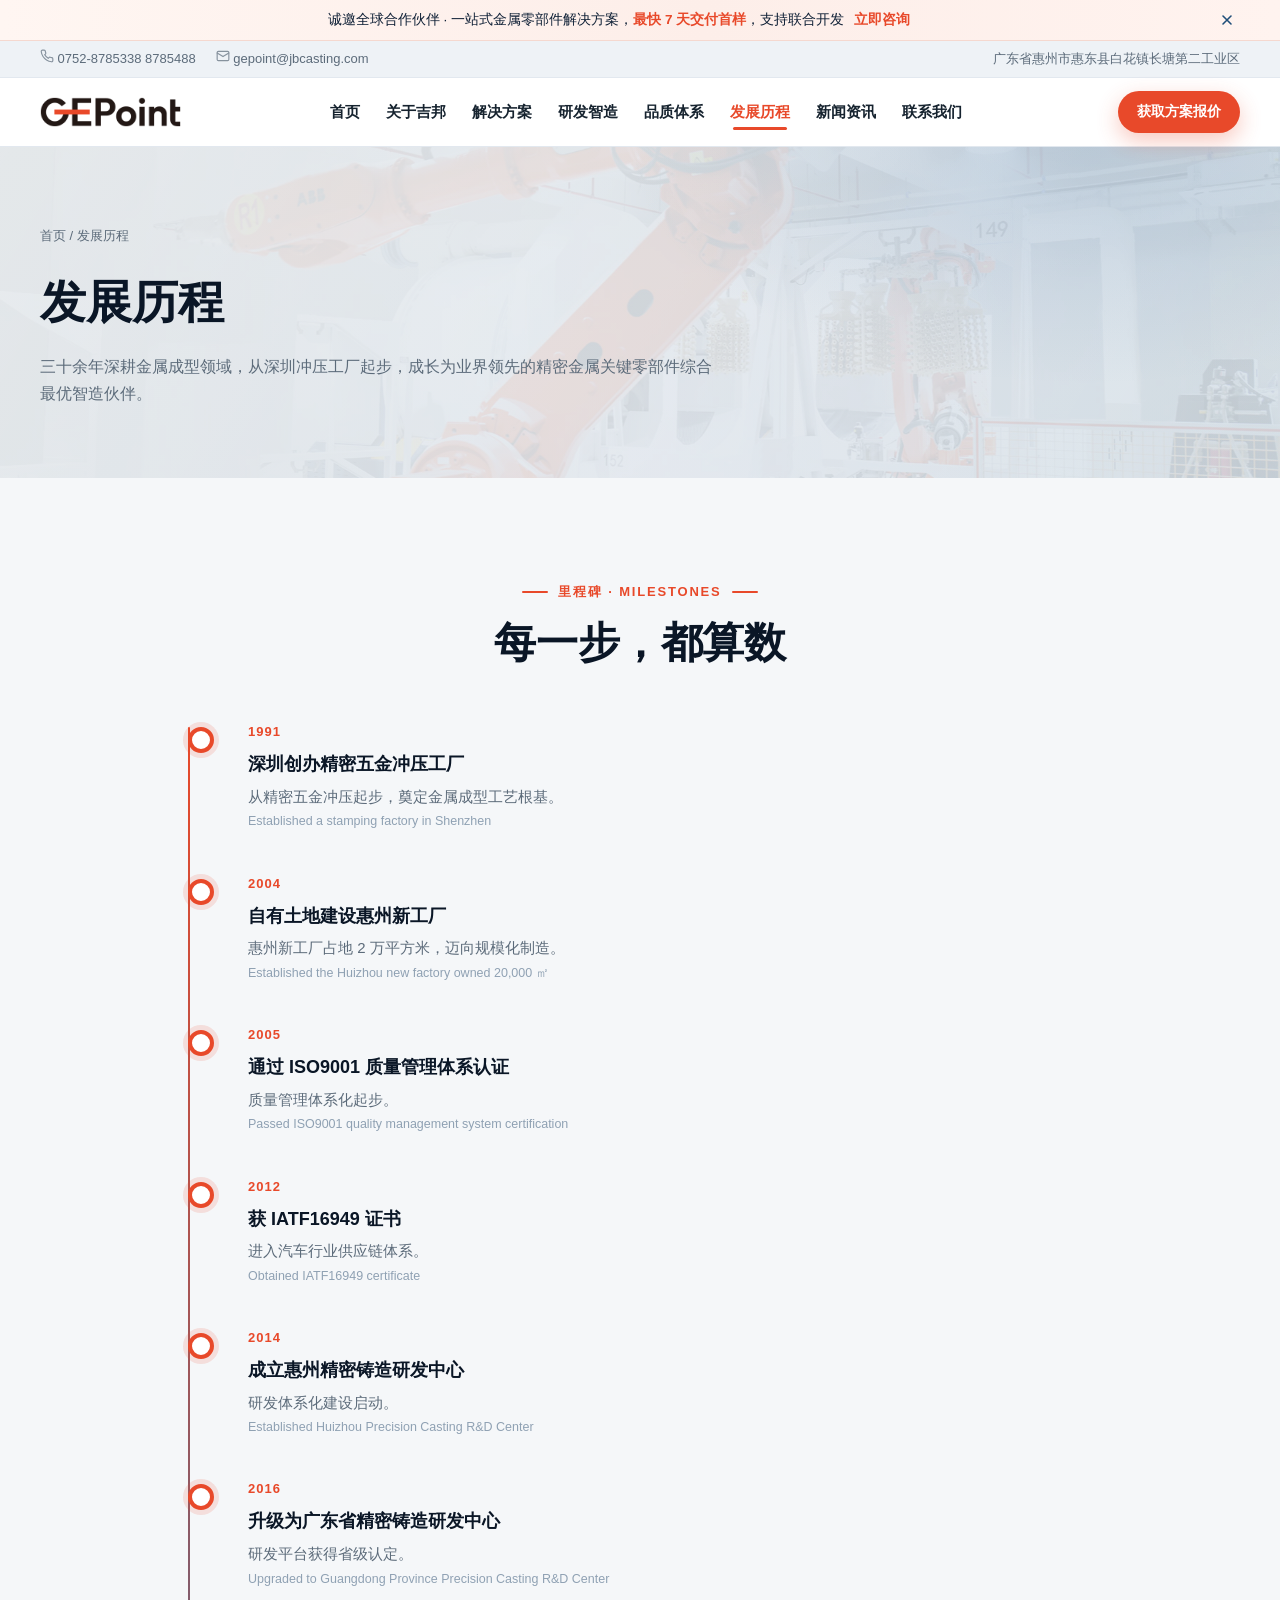
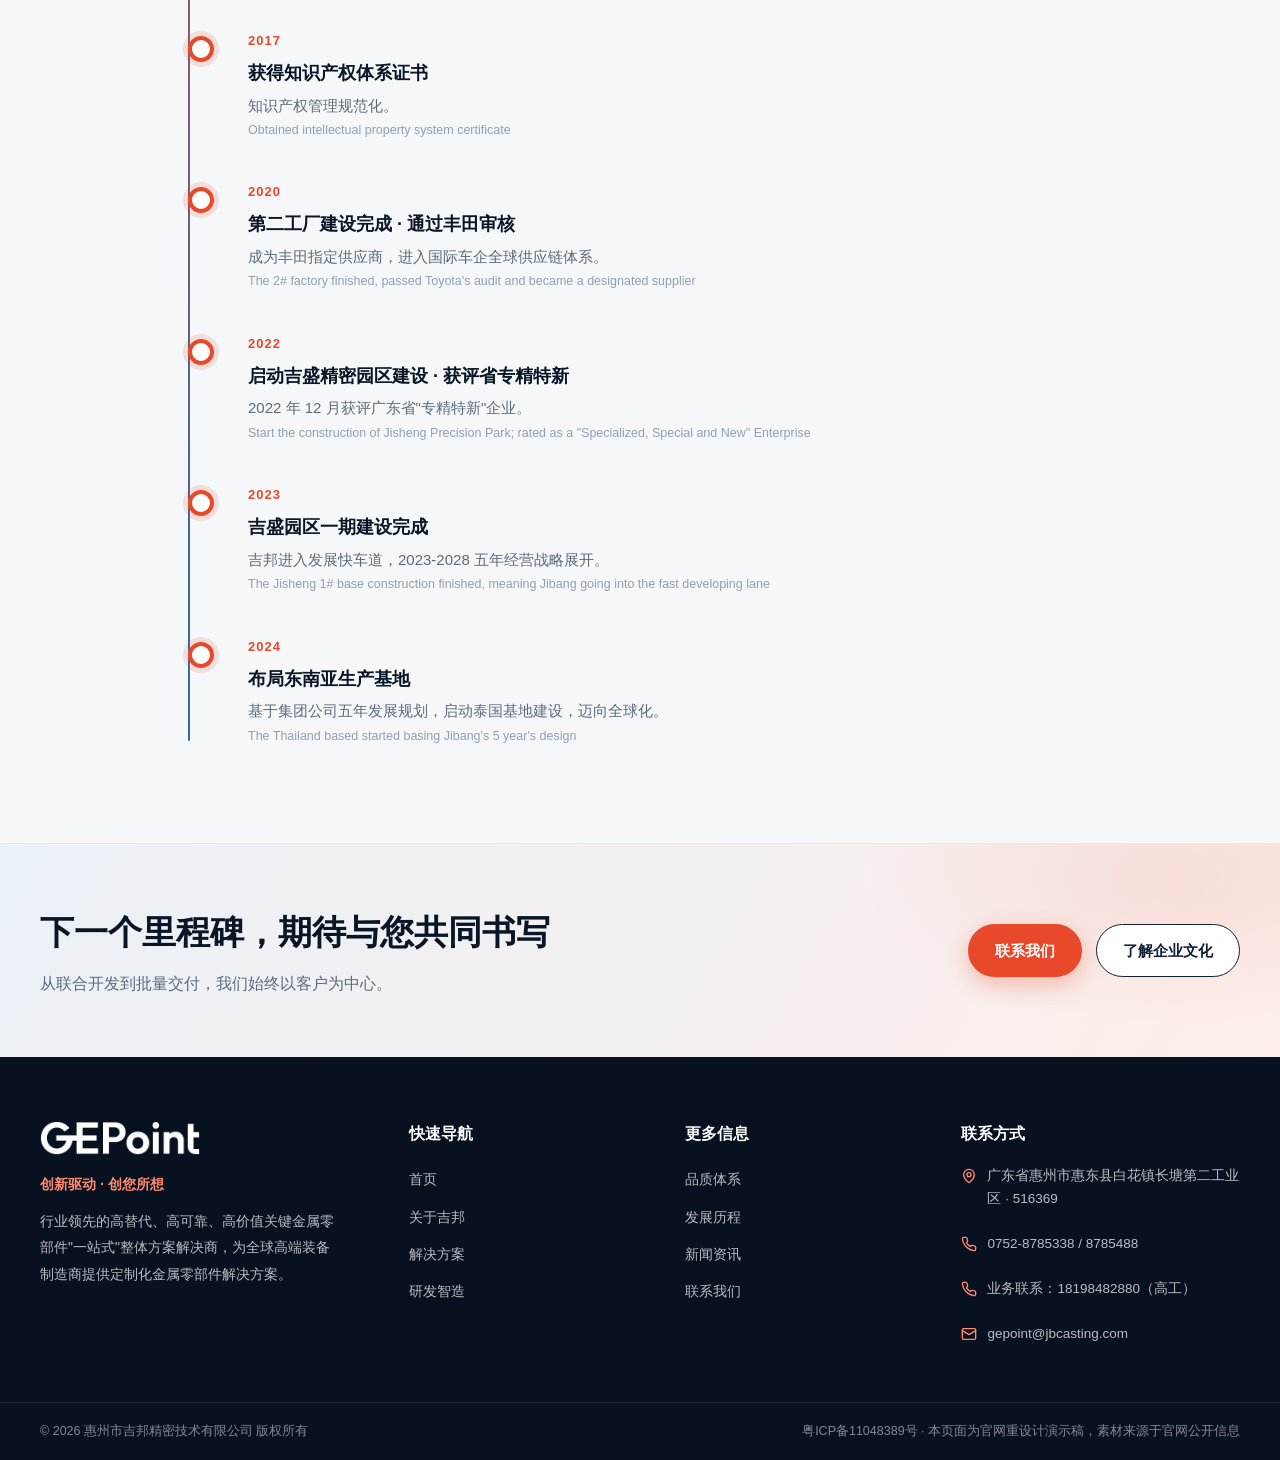
<file: history.html>
<!DOCTYPE html>
<html lang="zh-CN">
<head>
  <meta charset="UTF-8">
  <meta name="viewport" content="width=device-width, initial-scale=1.0">
  <title>发展历程 - 吉邦精密</title>
  <meta name="description" content="从1991年深圳精密五金冲压工厂，到2024年布局东南亚生产基地，吉邦精密三十余年深耕金属成型，进入发展快车道。">
  <link rel="icon" type="image/png" href="assets/img/logo-header.png">
  <link rel="stylesheet" href="css/style.css">
</head>
<body>

<div class="announce" id="announce">
  <div class="container">
    <span>诚邀全球合作伙伴 · 一站式金属零部件解决方案，<b>最快 7 天交付首样</b>，支持联合开发</span>
    <a class="announce-cta" href="contact.html">立即咨询</a>
    <button class="announce-close" aria-label="关闭公告">
      <svg viewBox="0 0 24 24" fill="none" stroke="currentColor" stroke-width="2.4" stroke-linecap="round"><path d="M18 6 6 18M6 6l12 12"/></svg>
    </button>
  </div>
</div>

<header class="site-header">
  <div class="topbar">
    <div class="container">
      <div class="topbar-left">
        <a href="tel:07528785338">
          <svg viewBox="0 0 24 24" fill="none" stroke="currentColor" stroke-width="2" stroke-linecap="round" stroke-linejoin="round"><path d="M22 16.92v3a2 2 0 0 1-2.18 2 19.79 19.79 0 0 1-8.63-3.07 19.5 19.5 0 0 1-6-6 19.79 19.79 0 0 1-3.07-8.67A2 2 0 0 1 4.11 2h3a2 2 0 0 1 2 1.72c.13.96.36 1.9.7 2.81a2 2 0 0 1-.45 2.11L8.09 9.91a16 16 0 0 0 6 6l1.27-1.27a2 2 0 0 1 2.11-.45c.91.34 1.85.57 2.81.7A2 2 0 0 1 22 16.92z"/></svg>
          0752-8785338 8785488
        </a>
        <a href="mailto:gepoint@jbcasting.com" class="hide-sm">
          <svg viewBox="0 0 24 24" fill="none" stroke="currentColor" stroke-width="2" stroke-linecap="round" stroke-linejoin="round"><rect x="2" y="4" width="20" height="16" rx="2"/><path d="m22 7-10 6L2 7"/></svg>
          gepoint@jbcasting.com
        </a>
      </div>
      <div class="topbar-right">
        <span>广东省惠州市惠东县白花镇长塘第二工业区</span>
      </div>
    </div>
  </div>
  <div class="container nav-wrap">
    <a class="brand" href="index.html">
      <img src="assets/img/logo-header.png" alt="吉邦精密">
      <span class="brand-name">吉邦精密<small>JIBANG PRECISION</small></span>
    </a>
    <nav class="main-nav" id="mainNav">
      <a href="index.html">首页</a>
      <a href="about.html">关于吉邦</a>
      <a href="solutions.html">解决方案</a>
      <a href="manufacturing.html">研发智造</a>
      <a href="quality.html">品质体系</a>
      <a href="history.html" class="active">发展历程</a>
      <a href="news.html">新闻资讯</a>
      <a href="contact.html">联系我们</a>
    </nav>
    <div class="nav-cta"><a class="btn btn-accent" href="contact.html">获取方案报价</a></div>
    <button class="nav-toggle" aria-label="打开菜单" aria-expanded="false">
      <svg viewBox="0 0 24 24" fill="none" stroke="currentColor" stroke-width="2" stroke-linecap="round"><path d="M3 6h18M3 12h18M3 18h18"/></svg>
    </button>
  </div>
</header>

<section class="page-hero">
  <div class="bg-img"><img src="assets/img/hero-3.jpg" alt="吉邦精密发展历程"></div>
  <div class="container">
    <div class="page-hero-inner">
      <div class="crumbs"><a href="index.html">首页</a> / 发展历程</div>
      <h1>发展历程</h1>
      <p>三十余年深耕金属成型领域，从深圳冲压工厂起步，成长为业界领先的精密金属关键零部件综合最优智造伙伴。</p>
    </div>
  </div>
</section>

<section class="section">
  <div class="container">
    <div class="section-head center reveal">
      <span class="eyebrow center">里程碑 · Milestones</span>
      <h2>每一步，都算数</h2>
    </div>
    <div class="timeline">
      <div class="tl-item reveal">
        <div class="year">1991</div>
        <h3>深圳创办精密五金冲压工厂</h3>
        <p>从精密五金冲压起步，奠定金属成型工艺根基。</p>
        <span class="en">Established a stamping factory in Shenzhen</span>
      </div>
      <div class="tl-item reveal">
        <div class="year">2004</div>
        <h3>自有土地建设惠州新工厂</h3>
        <p>惠州新工厂占地 2 万平方米，迈向规模化制造。</p>
        <span class="en">Established the Huizhou new factory owned 20,000 ㎡</span>
      </div>
      <div class="tl-item reveal">
        <div class="year">2005</div>
        <h3>通过 ISO9001 质量管理体系认证</h3>
        <p>质量管理体系化起步。</p>
        <span class="en">Passed ISO9001 quality management system certification</span>
      </div>
      <div class="tl-item reveal">
        <div class="year">2012</div>
        <h3>获 IATF16949 证书</h3>
        <p>进入汽车行业供应链体系。</p>
        <span class="en">Obtained IATF16949 certificate</span>
      </div>
      <div class="tl-item reveal">
        <div class="year">2014</div>
        <h3>成立惠州精密铸造研发中心</h3>
        <p>研发体系化建设启动。</p>
        <span class="en">Established Huizhou Precision Casting R&amp;D Center</span>
      </div>
      <div class="tl-item reveal">
        <div class="year">2016</div>
        <h3>升级为广东省精密铸造研发中心</h3>
        <p>研发平台获得省级认定。</p>
        <span class="en">Upgraded to Guangdong Province Precision Casting R&amp;D Center</span>
      </div>
      <div class="tl-item reveal">
        <div class="year">2017</div>
        <h3>获得知识产权体系证书</h3>
        <p>知识产权管理规范化。</p>
        <span class="en">Obtained intellectual property system certificate</span>
      </div>
      <div class="tl-item reveal">
        <div class="year">2020</div>
        <h3>第二工厂建设完成 · 通过丰田审核</h3>
        <p>成为丰田指定供应商，进入国际车企全球供应链体系。</p>
        <span class="en">The 2# factory finished, passed Toyota's audit and became a designated supplier</span>
      </div>
      <div class="tl-item reveal">
        <div class="year">2022</div>
        <h3>启动吉盛精密园区建设 · 获评省专精特新</h3>
        <p>2022 年 12 月获评广东省"专精特新"企业。</p>
        <span class="en">Start the construction of Jisheng Precision Park; rated as a "Specialized, Special and New" Enterprise</span>
      </div>
      <div class="tl-item reveal">
        <div class="year">2023</div>
        <h3>吉盛园区一期建设完成</h3>
        <p>吉邦进入发展快车道，2023-2028 五年经营战略展开。</p>
        <span class="en">The Jisheng 1# base construction finished, meaning Jibang going into the fast developing lane</span>
      </div>
      <div class="tl-item reveal">
        <div class="year">2024</div>
        <h3>布局东南亚生产基地</h3>
        <p>基于集团公司五年发展规划，启动泰国基地建设，迈向全球化。</p>
        <span class="en">The Thailand based started basing Jibang's 5 year's design</span>
      </div>
    </div>
  </div>
</section>

<section class="cta-band">
  <div class="container cta-inner">
    <div class="reveal">
      <h2>下一个里程碑，期待与您共同书写</h2>
      <p>从联合开发到批量交付，我们始终以客户为中心。</p>
    </div>
    <div class="btn-wrap reveal">
      <a class="btn btn-accent" href="contact.html">联系我们</a>
      <a class="btn btn-white-ghost" href="about.html">了解企业文化</a>
    </div>
  </div>
</section>

<footer class="site-footer">
  <div class="container footer-main">
    <div class="footer-brand">
      <img src="assets/img/logo-header.png" alt="吉邦精密" style="filter: brightness(0) invert(1);">
      <p class="slogan">创新驱动 · 创您所想</p>
      <p>行业领先的高替代、高可靠、高价值关键金属零部件"一站式"整体方案解决商，为全球高端装备制造商提供定制化金属零部件解决方案。</p>
    </div>
    <div>
      <h4>快速导航</h4>
      <ul>
        <li><a href="index.html">首页</a></li>
        <li><a href="about.html">关于吉邦</a></li>
        <li><a href="solutions.html">解决方案</a></li>
        <li><a href="manufacturing.html">研发智造</a></li>
      </ul>
    </div>
    <div>
      <h4>更多信息</h4>
      <ul>
        <li><a href="quality.html">品质体系</a></li>
        <li><a href="history.html">发展历程</a></li>
        <li><a href="news.html">新闻资讯</a></li>
        <li><a href="contact.html">联系我们</a></li>
      </ul>
    </div>
    <div>
      <h4>联系方式</h4>
      <ul class="footer-contact">
        <li>
          <svg viewBox="0 0 24 24" fill="none" stroke="currentColor" stroke-width="2" stroke-linecap="round" stroke-linejoin="round"><path d="M20 10c0 6-8 12-8 12s-8-6-8-12a8 8 0 0 1 16 0z"/><circle cx="12" cy="10" r="3"/></svg>
          <span>广东省惠州市惠东县白花镇长塘第二工业区 · 516369</span>
        </li>
        <li>
          <svg viewBox="0 0 24 24" fill="none" stroke="currentColor" stroke-width="2" stroke-linecap="round" stroke-linejoin="round"><path d="M22 16.92v3a2 2 0 0 1-2.18 2 19.79 19.79 0 0 1-8.63-3.07 19.5 19.5 0 0 1-6-6 19.79 19.79 0 0 1-3.07-8.67A2 2 0 0 1 4.11 2h3a2 2 0 0 1 2 1.72c.13.96.36 1.9.7 2.81a2 2 0 0 1-.45 2.11L8.09 9.91a16 16 0 0 0 6 6l1.27-1.27a2 2 0 0 1 2.11-.45c.91.34 1.85.57 2.81.7A2 2 0 0 1 22 16.92z"/></svg>
          <span>0752-8785338 / 8785488</span>
        </li>
        <li>
          <svg viewBox="0 0 24 24" fill="none" stroke="currentColor" stroke-width="2" stroke-linecap="round" stroke-linejoin="round"><path d="M22 16.92v3a2 2 0 0 1-2.18 2 19.79 19.79 0 0 1-8.63-3.07 19.5 19.5 0 0 1-6-6 19.79 19.79 0 0 1-3.07-8.67A2 2 0 0 1 4.11 2h3a2 2 0 0 1 2 1.72c.13.96.36 1.9.7 2.81a2 2 0 0 1-.45 2.11L8.09 9.91a16 16 0 0 0 6 6l1.27-1.27a2 2 0 0 1 2.11-.45c.91.34 1.85.57 2.81.7A2 2 0 0 1 22 16.92z"/></svg>
          <span>业务联系：18198482880（高工）</span>
        </li>
        <li>
          <svg viewBox="0 0 24 24" fill="none" stroke="currentColor" stroke-width="2" stroke-linecap="round" stroke-linejoin="round"><rect x="2" y="4" width="20" height="16" rx="2"/><path d="m22 7-10 6L2 7"/></svg>
          <span>gepoint@jbcasting.com</span>
        </li>
      </ul>
    </div>
  </div>
  <div class="footer-bottom">
    <div class="container">
      <span>© 2026 惠州市吉邦精密技术有限公司 版权所有</span>
      <span>粤ICP备11048389号 · 本页面为官网重设计演示稿，素材来源于官网公开信息</span>
    </div>
  </div>
</footer>

<button class="back-top" aria-label="返回顶部">
  <svg viewBox="0 0 24 24" fill="none" stroke="currentColor" stroke-width="2.4" stroke-linecap="round" stroke-linejoin="round"><path d="m18 15-6-6-6 6"/></svg>
</button>

<script src="js/main.js"></script>
</body>
</html>
</file>
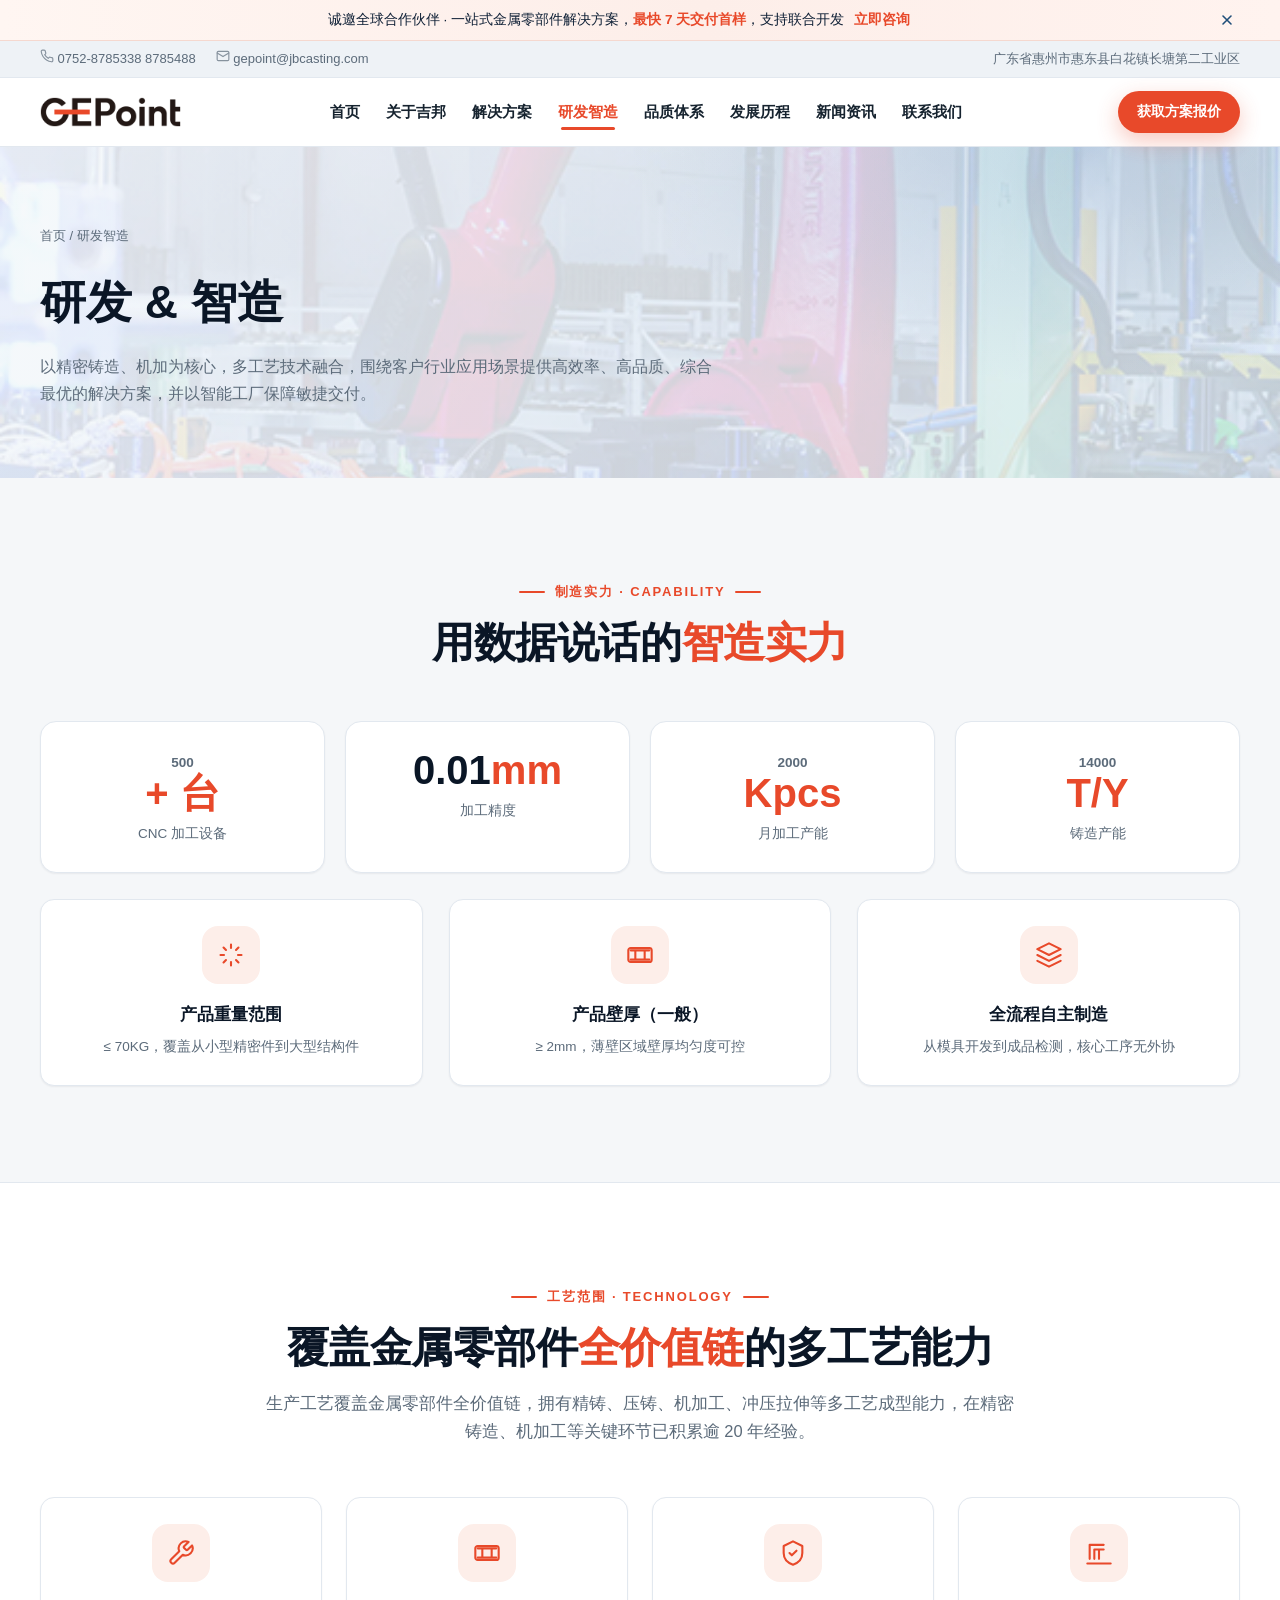
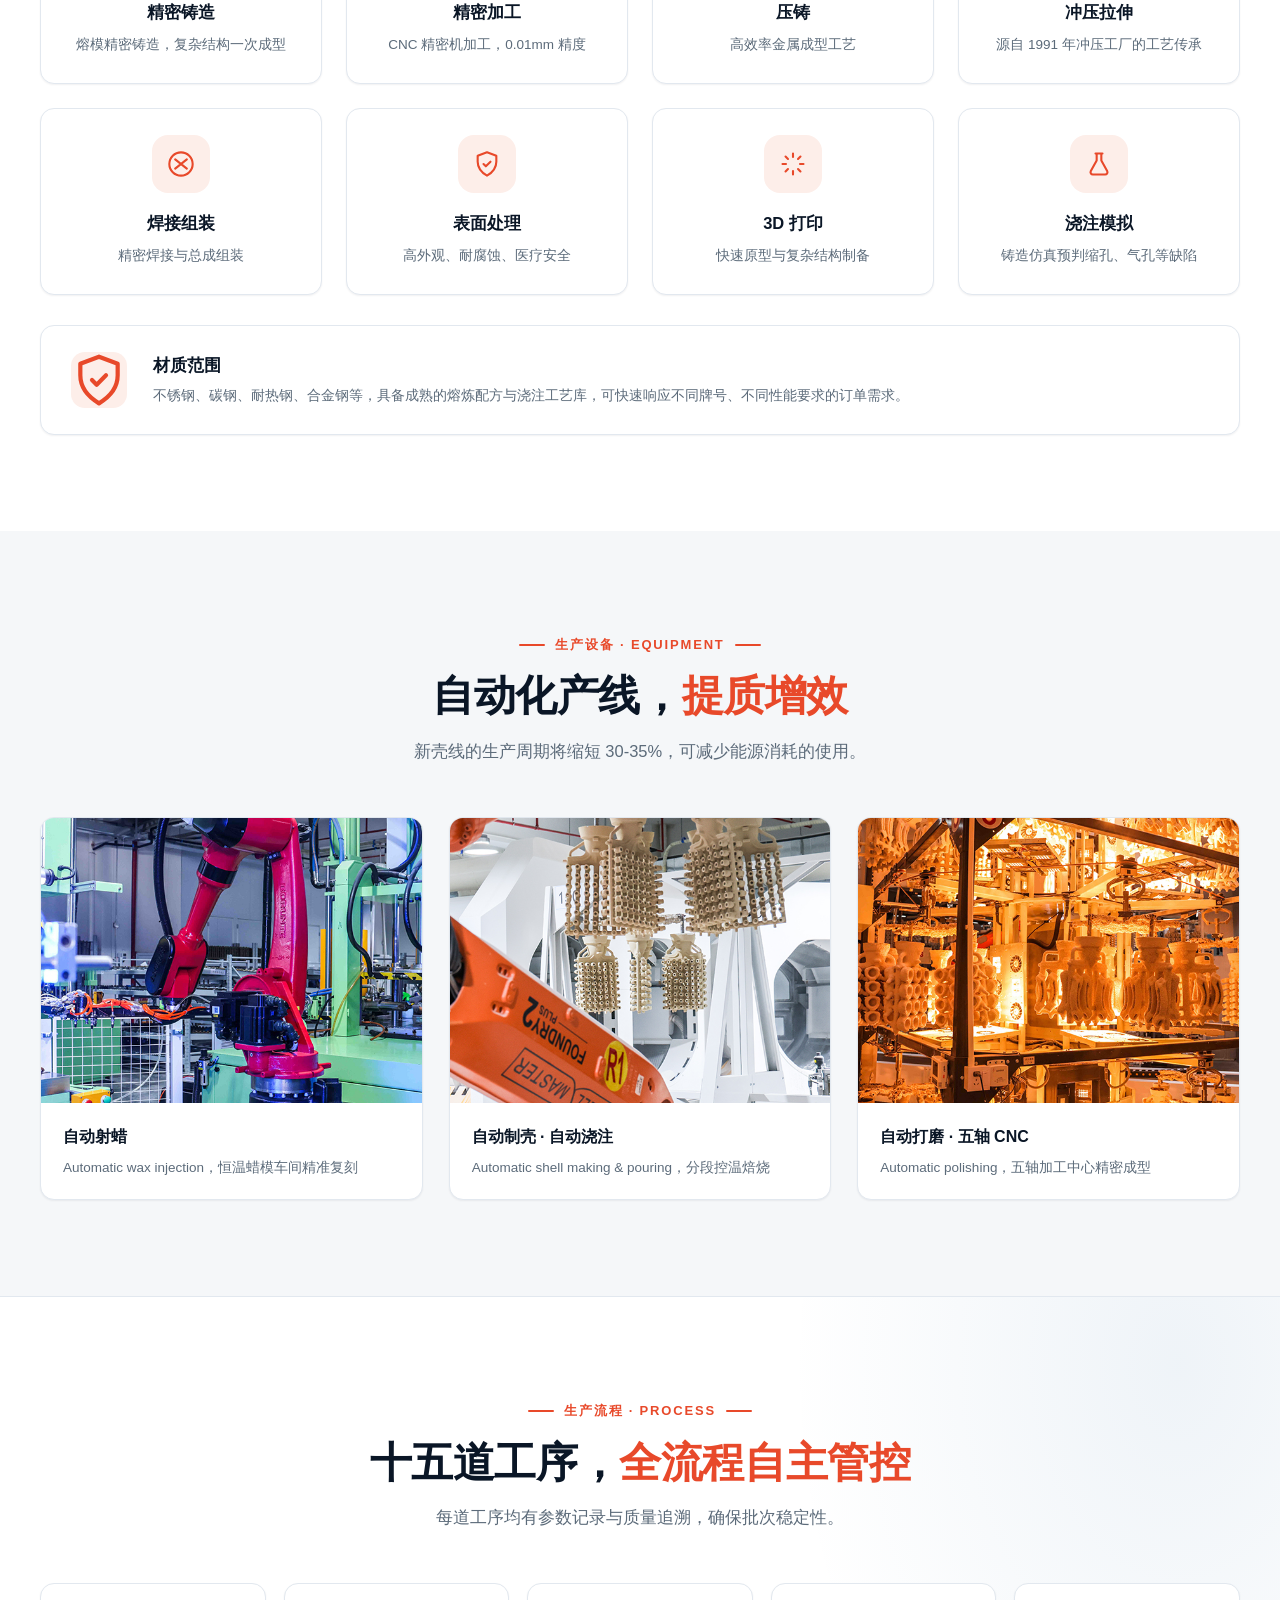
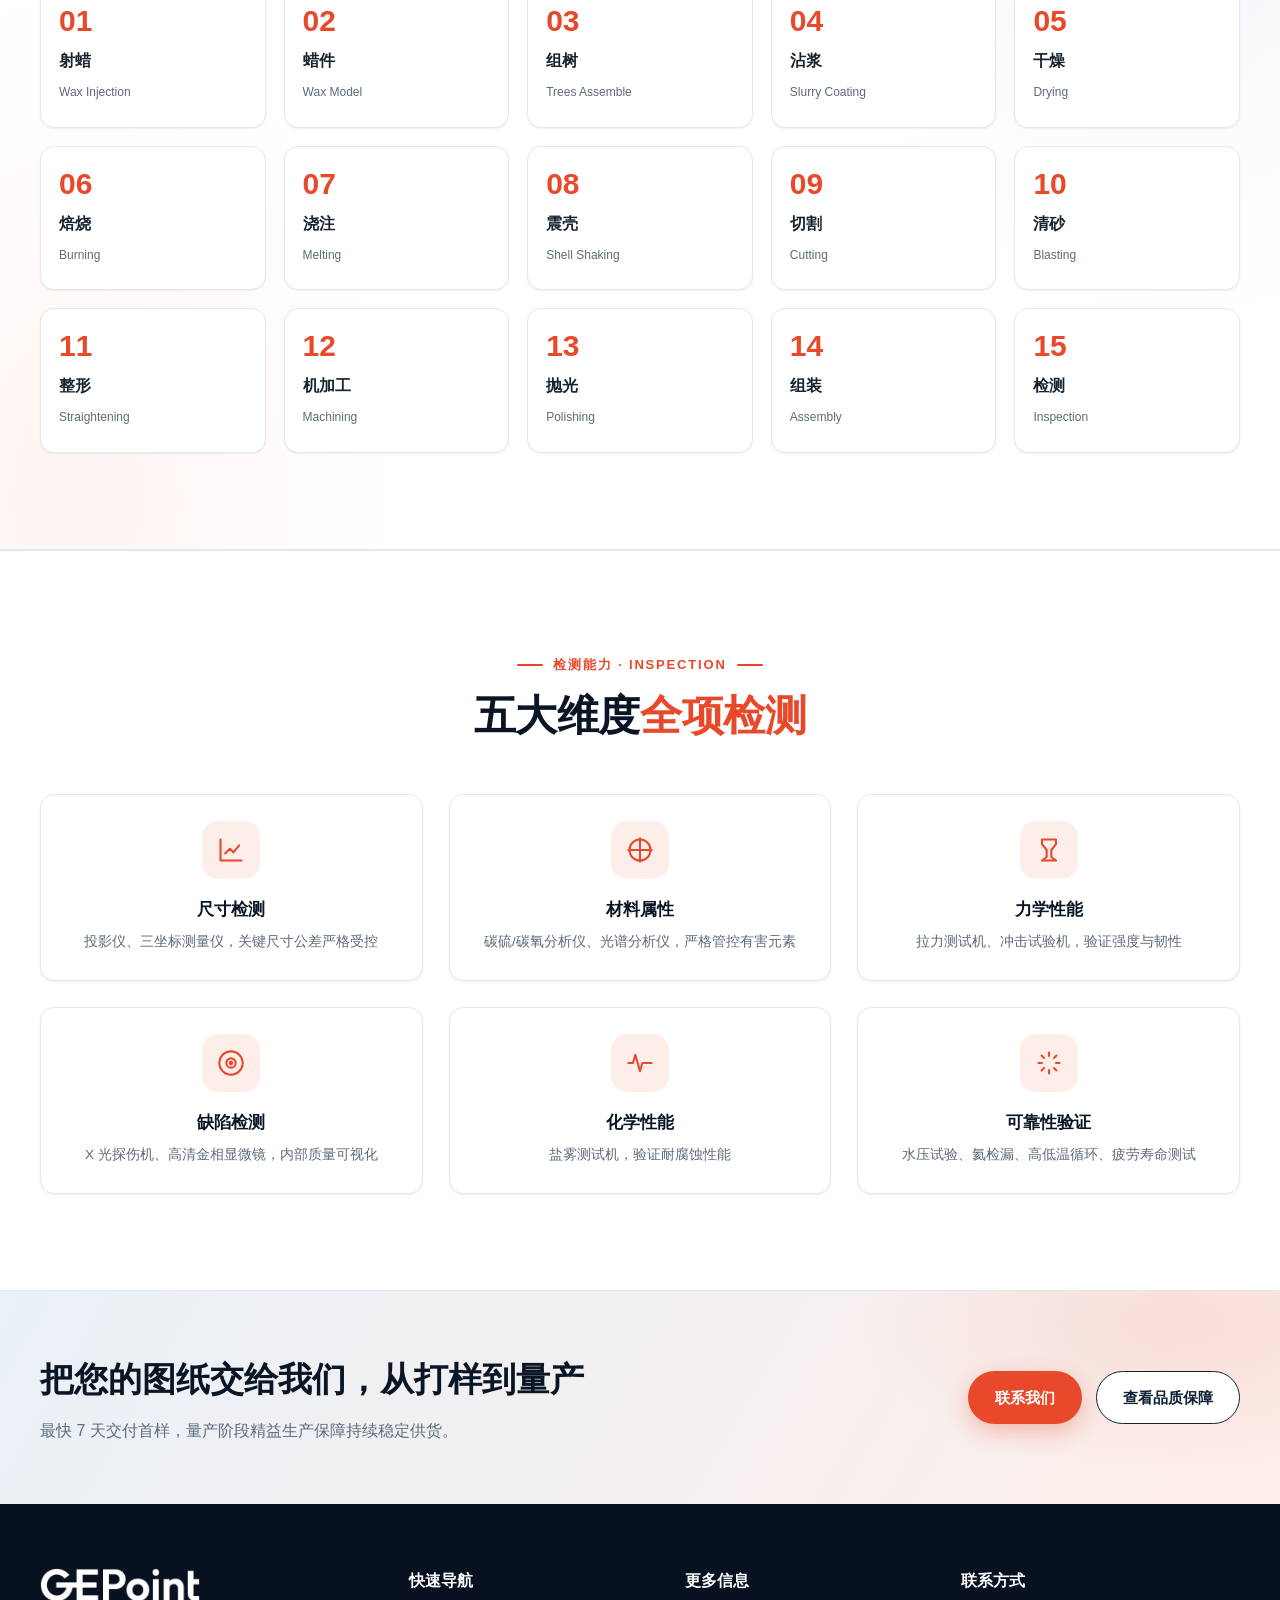
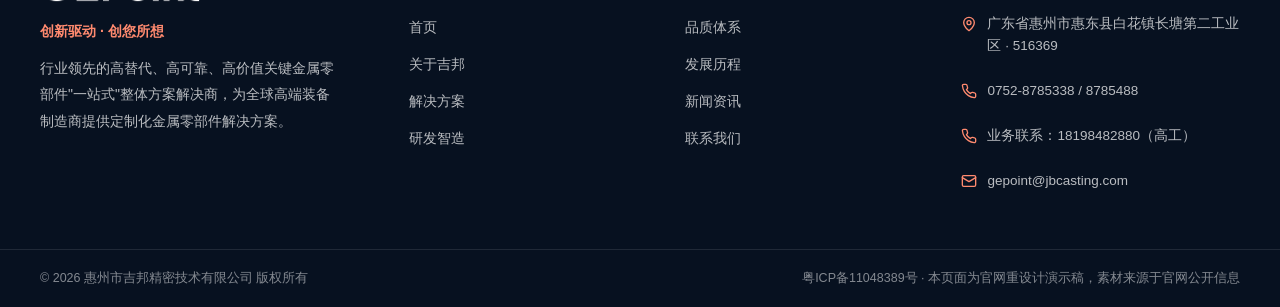
<file: manufacturing.html>
<!DOCTYPE html>
<html lang="zh-CN">
<head>
  <meta charset="UTF-8">
  <meta name="viewport" content="width=device-width, initial-scale=1.0">
  <title>研发智造 - 吉邦精密</title>
  <meta name="description" content="吉邦精密拥有500+台CNC加工设备、0.01mm加工精度、14000T/Y铸造产能，覆盖熔模精密铸造、精密机加工、压铸、冲压拉伸等多工艺能力，十五道工序全流程自主管控。">
  <link rel="icon" type="image/png" href="assets/img/logo-header.png">
  <link rel="stylesheet" href="css/style.css">
</head>
<body>

<div class="announce" id="announce">
  <div class="container">
    <span>诚邀全球合作伙伴 · 一站式金属零部件解决方案，<b>最快 7 天交付首样</b>，支持联合开发</span>
    <a class="announce-cta" href="contact.html">立即咨询</a>
    <button class="announce-close" aria-label="关闭公告">
      <svg viewBox="0 0 24 24" fill="none" stroke="currentColor" stroke-width="2.4" stroke-linecap="round"><path d="M18 6 6 18M6 6l12 12"/></svg>
    </button>
  </div>
</div>

<header class="site-header">
  <div class="topbar">
    <div class="container">
      <div class="topbar-left">
        <a href="tel:07528785338">
          <svg viewBox="0 0 24 24" fill="none" stroke="currentColor" stroke-width="2" stroke-linecap="round" stroke-linejoin="round"><path d="M22 16.92v3a2 2 0 0 1-2.18 2 19.79 19.79 0 0 1-8.63-3.07 19.5 19.5 0 0 1-6-6 19.79 19.79 0 0 1-3.07-8.67A2 2 0 0 1 4.11 2h3a2 2 0 0 1 2 1.72c.13.96.36 1.9.7 2.81a2 2 0 0 1-.45 2.11L8.09 9.91a16 16 0 0 0 6 6l1.27-1.27a2 2 0 0 1 2.11-.45c.91.34 1.85.57 2.81.7A2 2 0 0 1 22 16.92z"/></svg>
          0752-8785338 8785488
        </a>
        <a href="mailto:gepoint@jbcasting.com" class="hide-sm">
          <svg viewBox="0 0 24 24" fill="none" stroke="currentColor" stroke-width="2" stroke-linecap="round" stroke-linejoin="round"><rect x="2" y="4" width="20" height="16" rx="2"/><path d="m22 7-10 6L2 7"/></svg>
          gepoint@jbcasting.com
        </a>
      </div>
      <div class="topbar-right">
        <span>广东省惠州市惠东县白花镇长塘第二工业区</span>
      </div>
    </div>
  </div>
  <div class="container nav-wrap">
    <a class="brand" href="index.html">
      <img src="assets/img/logo-header.png" alt="吉邦精密">
      <span class="brand-name">吉邦精密<small>JIBANG PRECISION</small></span>
    </a>
    <nav class="main-nav" id="mainNav">
      <a href="index.html">首页</a>
      <a href="about.html">关于吉邦</a>
      <a href="solutions.html">解决方案</a>
      <a href="manufacturing.html" class="active">研发智造</a>
      <a href="quality.html">品质体系</a>
      <a href="history.html">发展历程</a>
      <a href="news.html">新闻资讯</a>
      <a href="contact.html">联系我们</a>
    </nav>
    <div class="nav-cta"><a class="btn btn-accent" href="contact.html">获取方案报价</a></div>
    <button class="nav-toggle" aria-label="打开菜单" aria-expanded="false">
      <svg viewBox="0 0 24 24" fill="none" stroke="currentColor" stroke-width="2" stroke-linecap="round"><path d="M3 6h18M3 12h18M3 18h18"/></svg>
    </button>
  </div>
</header>

<section class="page-hero">
  <div class="bg-img"><img src="assets/img/equipment-1.jpg" alt="吉邦精密智能制造"></div>
  <div class="container">
    <div class="page-hero-inner">
      <div class="crumbs"><a href="index.html">首页</a> / 研发智造</div>
      <h1>研发 &amp; 智造</h1>
      <p>以精密铸造、机加为核心，多工艺技术融合，围绕客户行业应用场景提供高效率、高品质、综合最优的解决方案，并以智能工厂保障敏捷交付。</p>
    </div>
  </div>
</section>

<section class="section">
  <div class="container">
    <div class="section-head center reveal">
      <span class="eyebrow center">制造实力 · Capability</span>
      <h2>用数据说话的<em>智造实力</em></h2>
    </div>
    <div class="stats-grid">
      <div class="stat reveal">
        <b><span data-count="500">0</span><i>+ 台</i></b>
        <span>CNC 加工设备</span>
      </div>
      <div class="stat reveal">
        <b>0.01<i>mm</i></b>
        <span>加工精度</span>
      </div>
      <div class="stat reveal">
        <b><span data-count="2000">0</span><i>Kpcs</i></b>
        <span>月加工产能</span>
      </div>
      <div class="stat reveal">
        <b><span data-count="14000">0</span><i>T/Y</i></b>
        <span>铸造产能</span>
      </div>
    </div>
    <div class="grid-3" style="margin-top: 26px;">
      <div class="card cap-tile reveal">
        <div class="ico"><svg viewBox="0 0 24 24" fill="none" stroke="currentColor" stroke-width="1.8" stroke-linecap="round" stroke-linejoin="round"><path d="M12 3v3M12 18v3M3 12h3M18 12h3M5.6 5.6l2.1 2.1M16.3 16.3l2.1 2.1M18.4 5.6l-2.1 2.1M7.7 16.3l-2.1 2.1"/></svg></div>
        <h3>产品重量范围</h3>
        <p>≤ 70KG，覆盖从小型精密件到大型结构件</p>
      </div>
      <div class="card cap-tile reveal">
        <div class="ico"><svg viewBox="0 0 24 24" fill="none" stroke="currentColor" stroke-width="1.8" stroke-linecap="round" stroke-linejoin="round"><path d="M4 8h16M4 16h16M8 8v8M16 8v8"/><rect x="2" y="6" width="20" height="12" rx="2"/></svg></div>
        <h3>产品壁厚（一般）</h3>
        <p>≥ 2mm，薄壁区域壁厚均匀度可控</p>
      </div>
      <div class="card cap-tile reveal">
        <div class="ico"><svg viewBox="0 0 24 24" fill="none" stroke="currentColor" stroke-width="1.8" stroke-linecap="round" stroke-linejoin="round"><path d="M12 2 2 7l10 5 10-5-10-5zM2 17l10 5 10-5M2 12l10 5 10-5"/></svg></div>
        <h3>全流程自主制造</h3>
        <p>从模具开发到成品检测，核心工序无外协</p>
      </div>
    </div>
  </div>
</section>

<section class="section" style="background:#fff; border-top:1px solid var(--line);">
  <div class="container">
    <div class="section-head center reveal">
      <span class="eyebrow center">工艺范围 · Technology</span>
      <h2>覆盖金属零部件<em>全价值链</em>的多工艺能力</h2>
      <p>生产工艺覆盖金属零部件全价值链，拥有精铸、压铸、机加工、冲压拉伸等多工艺成型能力，在精密铸造、机加工等关键环节已积累逾 20 年经验。</p>
    </div>
    <div class="grid-4">
      <div class="card cap-tile reveal">
        <div class="ico"><svg viewBox="0 0 24 24" fill="none" stroke="currentColor" stroke-width="1.8" stroke-linecap="round" stroke-linejoin="round"><path d="M14.7 6.3a1 1 0 0 0 0 1.4l1.6 1.6a1 1 0 0 0 1.4 0l3.77-3.77a6 6 0 0 1-7.94 7.94l-6.91 6.91a2.12 2.12 0 0 1-3-3l6.91-6.91a6 6 0 0 1 7.94-7.94l-3.76 3.76z"/></svg></div>
        <h3>精密铸造</h3>
        <p>熔模精密铸造，复杂结构一次成型</p>
      </div>
      <div class="card cap-tile reveal">
        <div class="ico"><svg viewBox="0 0 24 24" fill="none" stroke="currentColor" stroke-width="1.8" stroke-linecap="round" stroke-linejoin="round"><path d="M4 8h16M4 16h16M8 8v8M16 8v8"/><rect x="2" y="6" width="20" height="12" rx="2"/></svg></div>
        <h3>精密加工</h3>
        <p>CNC 精密机加工，0.01mm 精度</p>
      </div>
      <div class="card cap-tile reveal">
        <div class="ico"><svg viewBox="0 0 24 24" fill="none" stroke="currentColor" stroke-width="1.8" stroke-linecap="round" stroke-linejoin="round"><path d="M12 2 4 6v6c0 5 3.4 8.4 8 10 4.6-1.6 8-5 8-10V6l-8-4z"/><path d="m9 12 2 2 4-4"/></svg></div>
        <h3>压铸</h3>
        <p>高效率金属成型工艺</p>
      </div>
      <div class="card cap-tile reveal">
        <div class="ico"><svg viewBox="0 0 24 24" fill="none" stroke="currentColor" stroke-width="1.8" stroke-linecap="round" stroke-linejoin="round"><path d="M4 17V5h12M8 17v-8h8M12 9v8"/><path d="M2 21h20"/></svg></div>
        <h3>冲压拉伸</h3>
        <p>源自 1991 年冲压工厂的工艺传承</p>
      </div>
      <div class="card cap-tile reveal">
        <div class="ico"><svg viewBox="0 0 24 24" fill="none" stroke="currentColor" stroke-width="1.8" stroke-linecap="round" stroke-linejoin="round"><path d="m7 8 10 8M7 16 17 8"/><circle cx="12" cy="12" r="10"/></svg></div>
        <h3>焊接组装</h3>
        <p>精密焊接与总成组装</p>
      </div>
      <div class="card cap-tile reveal">
        <div class="ico"><svg viewBox="0 0 24 24" fill="none" stroke="currentColor" stroke-width="1.8" stroke-linecap="round" stroke-linejoin="round"><path d="M12 22c5-3 8-7 8-12V5l-8-3-8 3v5c0 5 3 9 8 12z"/><path d="m9 12 2 2 4-4"/></svg></div>
        <h3>表面处理</h3>
        <p>高外观、耐腐蚀、医疗安全</p>
      </div>
      <div class="card cap-tile reveal">
        <div class="ico"><svg viewBox="0 0 24 24" fill="none" stroke="currentColor" stroke-width="1.8" stroke-linecap="round" stroke-linejoin="round"><path d="M12 3v3M12 18v3M3 12h3M18 12h3M5.6 5.6l2.1 2.1M16.3 16.3l2.1 2.1M18.4 5.6l-2.1 2.1M7.7 16.3l-2.1 2.1"/></svg></div>
        <h3>3D 打印</h3>
        <p>快速原型与复杂结构制备</p>
      </div>
      <div class="card cap-tile reveal">
        <div class="ico"><svg viewBox="0 0 24 24" fill="none" stroke="currentColor" stroke-width="1.8" stroke-linecap="round" stroke-linejoin="round"><path d="M9 3h6M10 3v6l-5 9a2 2 0 0 0 1.8 3h10.4a2 2 0 0 0 1.8-3l-5-9V3"/></svg></div>
        <h3>浇注模拟</h3>
        <p>铸造仿真预判缩孔、气孔等缺陷</p>
      </div>
    </div>
    <div class="card reveal" style="margin-top: 30px; padding: 26px 30px; display: flex; gap: 26px; align-items: center; flex-wrap: wrap;">
      <div class="ico" style="width:56px; height:56px; flex:0 0 auto; border-radius:14px; background:var(--accent-soft); color:var(--accent); display:flex; align-items:center; justify-content:center;">
        <svg viewBox="0 0 24 24" fill="none" stroke="currentColor" stroke-width="1.8" stroke-linecap="round" stroke-linejoin="round"><path d="M12 22c5-3 8-7 8-12V5l-8-3-8 3v5c0 5 3 9 8 12z"/><path d="m9 12 2 2 4-4"/></svg>
      </div>
      <div>
        <h3 style="font-size:17px; color:var(--navy-900);">材质范围</h3>
        <p style="color:var(--muted); font-size:14px; margin-top:4px;">不锈钢、碳钢、耐热钢、合金钢等，具备成熟的熔炼配方与浇注工艺库，可快速响应不同牌号、不同性能要求的订单需求。</p>
      </div>
    </div>
  </div>
</section>

<section class="section">
  <div class="container">
    <div class="section-head center reveal">
      <span class="eyebrow center">生产设备 · Equipment</span>
      <h2>自动化产线，<em>提质增效</em></h2>
      <p>新壳线的生产周期将缩短 30-35%，可减少能源消耗的使用。</p>
    </div>
    <div class="grid-3">
      <div class="card reveal" style="overflow:hidden;">
        <img src="assets/img/equipment-1.jpg" alt="自动射蜡" style="aspect-ratio:4/3; width:100%; object-fit:cover;">
        <div style="padding: 20px 22px;">
          <h3 style="font-size:16px; color:var(--navy-900);">自动射蜡</h3>
          <p style="font-size:13.5px; color:var(--muted); margin-top:6px;">Automatic wax injection，恒温蜡模车间精准复刻</p>
        </div>
      </div>
      <div class="card reveal" style="overflow:hidden;">
        <img src="assets/img/equipment-2.jpg" alt="自动制壳与浇注" style="aspect-ratio:4/3; width:100%; object-fit:cover;">
        <div style="padding: 20px 22px;">
          <h3 style="font-size:16px; color:var(--navy-900);">自动制壳 · 自动浇注</h3>
          <p style="font-size:13.5px; color:var(--muted); margin-top:6px;">Automatic shell making &amp; pouring，分段控温焙烧</p>
        </div>
      </div>
      <div class="card reveal" style="overflow:hidden;">
        <img src="assets/img/equipment-3.jpg" alt="自动打磨与检测" style="aspect-ratio:4/3; width:100%; object-fit:cover;">
        <div style="padding: 20px 22px;">
          <h3 style="font-size:16px; color:var(--navy-900);">自动打磨 · 五轴 CNC</h3>
          <p style="font-size:13.5px; color:var(--muted); margin-top:6px;">Automatic polishing，五轴加工中心精密成型</p>
        </div>
      </div>
    </div>
  </div>
</section>

<section class="dark-band section">
  <div class="container">
    <div class="section-head center reveal">
      <span class="eyebrow center">生产流程 · Process</span>
      <h2>十五道工序，<em>全流程自主管控</em></h2>
      <p>每道工序均有参数记录与质量追溯，确保批次稳定性。</p>
    </div>
    <div class="process-strip">
      <div class="step reveal"><div class="no">01</div><h4>射蜡</h4><span>Wax Injection</span></div>
      <div class="step reveal"><div class="no">02</div><h4>蜡件</h4><span>Wax Model</span></div>
      <div class="step reveal"><div class="no">03</div><h4>组树</h4><span>Trees Assemble</span></div>
      <div class="step reveal"><div class="no">04</div><h4>沾浆</h4><span>Slurry Coating</span></div>
      <div class="step reveal"><div class="no">05</div><h4>干燥</h4><span>Drying</span></div>
      <div class="step reveal"><div class="no">06</div><h4>焙烧</h4><span>Burning</span></div>
      <div class="step reveal"><div class="no">07</div><h4>浇注</h4><span>Melting</span></div>
      <div class="step reveal"><div class="no">08</div><h4>震壳</h4><span>Shell Shaking</span></div>
      <div class="step reveal"><div class="no">09</div><h4>切割</h4><span>Cutting</span></div>
      <div class="step reveal"><div class="no">10</div><h4>清砂</h4><span>Blasting</span></div>
      <div class="step reveal"><div class="no">11</div><h4>整形</h4><span>Straightening</span></div>
      <div class="step reveal"><div class="no">12</div><h4>机加工</h4><span>Machining</span></div>
      <div class="step reveal"><div class="no">13</div><h4>抛光</h4><span>Polishing</span></div>
      <div class="step reveal"><div class="no">14</div><h4>组装</h4><span>Assembly</span></div>
      <div class="step reveal"><div class="no">15</div><h4>检测</h4><span>Inspection</span></div>
    </div>
  </div>
</section>

<section class="section" style="background:#fff; border-top:1px solid var(--line);">
  <div class="container">
    <div class="section-head center reveal">
      <span class="eyebrow center">检测能力 · Inspection</span>
      <h2>五大维度<em>全项检测</em></h2>
    </div>
    <div class="grid-3">
      <div class="card cap-tile reveal">
        <div class="ico"><svg viewBox="0 0 24 24" fill="none" stroke="currentColor" stroke-width="1.8" stroke-linecap="round" stroke-linejoin="round"><path d="M3 3v18h18"/><path d="m7 15 4-4 3 3 5-6"/></svg></div>
        <h3>尺寸检测</h3>
        <p>投影仪、三坐标测量仪，关键尺寸公差严格受控</p>
      </div>
      <div class="card cap-tile reveal">
        <div class="ico"><svg viewBox="0 0 24 24" fill="none" stroke="currentColor" stroke-width="1.8" stroke-linecap="round" stroke-linejoin="round"><path d="M12 2v20M2 12h20"/><circle cx="12" cy="12" r="9"/></svg></div>
        <h3>材料属性</h3>
        <p>碳硫/碳氧分析仪、光谱分析仪，严格管控有害元素</p>
      </div>
      <div class="card cap-tile reveal">
        <div class="ico"><svg viewBox="0 0 24 24" fill="none" stroke="currentColor" stroke-width="1.8" stroke-linecap="round" stroke-linejoin="round"><path d="M6 3h12v4l-4 5v6l4 3H6l4-3v-6L6 7V3z"/></svg></div>
        <h3>力学性能</h3>
        <p>拉力测试机、冲击试验机，验证强度与韧性</p>
      </div>
      <div class="card cap-tile reveal">
        <div class="ico"><svg viewBox="0 0 24 24" fill="none" stroke="currentColor" stroke-width="1.8" stroke-linecap="round" stroke-linejoin="round"><circle cx="12" cy="12" r="10"/><circle cx="12" cy="12" r="4"/><circle cx="12" cy="12" r="1"/></svg></div>
        <h3>缺陷检测</h3>
        <p>X 光探伤机、高清金相显微镜，内部质量可视化</p>
      </div>
      <div class="card cap-tile reveal">
        <div class="ico"><svg viewBox="0 0 24 24" fill="none" stroke="currentColor" stroke-width="1.8" stroke-linecap="round" stroke-linejoin="round"><path d="M2 12h4l2-7 4 14 2-7h8"/></svg></div>
        <h3>化学性能</h3>
        <p>盐雾测试机，验证耐腐蚀性能</p>
      </div>
      <div class="card cap-tile reveal">
        <div class="ico"><svg viewBox="0 0 24 24" fill="none" stroke="currentColor" stroke-width="1.8" stroke-linecap="round" stroke-linejoin="round"><path d="M12 3v3M12 18v3M3 12h3M18 12h3M5.6 5.6l2.1 2.1M16.3 16.3l2.1 2.1M18.4 5.6l-2.1 2.1M7.7 16.3l-2.1 2.1"/></svg></div>
        <h3>可靠性验证</h3>
        <p>水压试验、氦检漏、高低温循环、疲劳寿命测试</p>
      </div>
    </div>
  </div>
</section>

<section class="cta-band">
  <div class="container cta-inner">
    <div class="reveal">
      <h2>把您的图纸交给我们，从打样到量产</h2>
      <p>最快 7 天交付首样，量产阶段精益生产保障持续稳定供货。</p>
    </div>
    <div class="btn-wrap reveal">
      <a class="btn btn-accent" href="contact.html">联系我们</a>
      <a class="btn btn-white-ghost" href="quality.html">查看品质保障</a>
    </div>
  </div>
</section>

<footer class="site-footer">
  <div class="container footer-main">
    <div class="footer-brand">
      <img src="assets/img/logo-header.png" alt="吉邦精密" style="filter: brightness(0) invert(1);">
      <p class="slogan">创新驱动 · 创您所想</p>
      <p>行业领先的高替代、高可靠、高价值关键金属零部件"一站式"整体方案解决商，为全球高端装备制造商提供定制化金属零部件解决方案。</p>
    </div>
    <div>
      <h4>快速导航</h4>
      <ul>
        <li><a href="index.html">首页</a></li>
        <li><a href="about.html">关于吉邦</a></li>
        <li><a href="solutions.html">解决方案</a></li>
        <li><a href="manufacturing.html">研发智造</a></li>
      </ul>
    </div>
    <div>
      <h4>更多信息</h4>
      <ul>
        <li><a href="quality.html">品质体系</a></li>
        <li><a href="history.html">发展历程</a></li>
        <li><a href="news.html">新闻资讯</a></li>
        <li><a href="contact.html">联系我们</a></li>
      </ul>
    </div>
    <div>
      <h4>联系方式</h4>
      <ul class="footer-contact">
        <li>
          <svg viewBox="0 0 24 24" fill="none" stroke="currentColor" stroke-width="2" stroke-linecap="round" stroke-linejoin="round"><path d="M20 10c0 6-8 12-8 12s-8-6-8-12a8 8 0 0 1 16 0z"/><circle cx="12" cy="10" r="3"/></svg>
          <span>广东省惠州市惠东县白花镇长塘第二工业区 · 516369</span>
        </li>
        <li>
          <svg viewBox="0 0 24 24" fill="none" stroke="currentColor" stroke-width="2" stroke-linecap="round" stroke-linejoin="round"><path d="M22 16.92v3a2 2 0 0 1-2.18 2 19.79 19.79 0 0 1-8.63-3.07 19.5 19.5 0 0 1-6-6 19.79 19.79 0 0 1-3.07-8.67A2 2 0 0 1 4.11 2h3a2 2 0 0 1 2 1.72c.13.96.36 1.9.7 2.81a2 2 0 0 1-.45 2.11L8.09 9.91a16 16 0 0 0 6 6l1.27-1.27a2 2 0 0 1 2.11-.45c.91.34 1.85.57 2.81.7A2 2 0 0 1 22 16.92z"/></svg>
          <span>0752-8785338 / 8785488</span>
        </li>
        <li>
          <svg viewBox="0 0 24 24" fill="none" stroke="currentColor" stroke-width="2" stroke-linecap="round" stroke-linejoin="round"><path d="M22 16.92v3a2 2 0 0 1-2.18 2 19.79 19.79 0 0 1-8.63-3.07 19.5 19.5 0 0 1-6-6 19.79 19.79 0 0 1-3.07-8.67A2 2 0 0 1 4.11 2h3a2 2 0 0 1 2 1.72c.13.96.36 1.9.7 2.81a2 2 0 0 1-.45 2.11L8.09 9.91a16 16 0 0 0 6 6l1.27-1.27a2 2 0 0 1 2.11-.45c.91.34 1.85.57 2.81.7A2 2 0 0 1 22 16.92z"/></svg>
          <span>业务联系：18198482880（高工）</span>
        </li>
        <li>
          <svg viewBox="0 0 24 24" fill="none" stroke="currentColor" stroke-width="2" stroke-linecap="round" stroke-linejoin="round"><rect x="2" y="4" width="20" height="16" rx="2"/><path d="m22 7-10 6L2 7"/></svg>
          <span>gepoint@jbcasting.com</span>
        </li>
      </ul>
    </div>
  </div>
  <div class="footer-bottom">
    <div class="container">
      <span>© 2026 惠州市吉邦精密技术有限公司 版权所有</span>
      <span>粤ICP备11048389号 · 本页面为官网重设计演示稿，素材来源于官网公开信息</span>
    </div>
  </div>
</footer>

<button class="back-top" aria-label="返回顶部">
  <svg viewBox="0 0 24 24" fill="none" stroke="currentColor" stroke-width="2.4" stroke-linecap="round" stroke-linejoin="round"><path d="m18 15-6-6-6 6"/></svg>
</button>

<script src="js/main.js"></script>
</body>
</html>
</file>
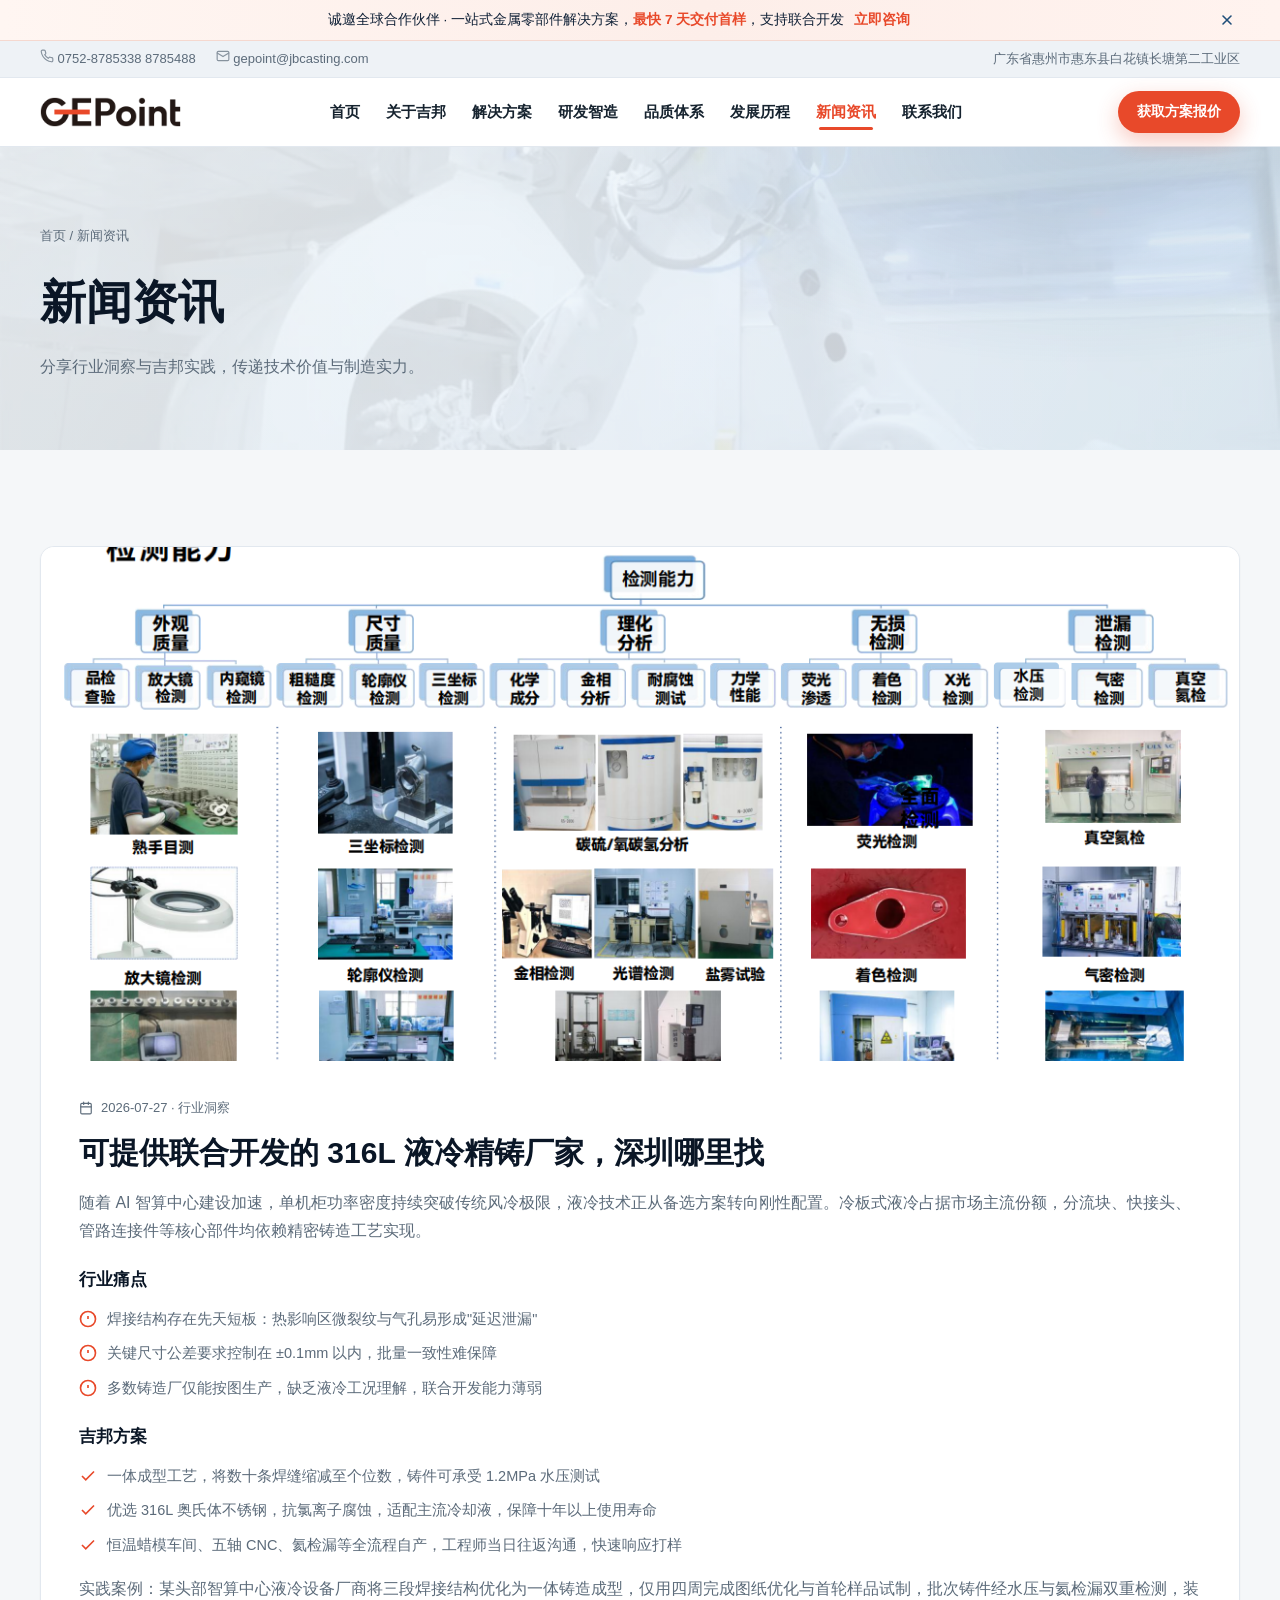
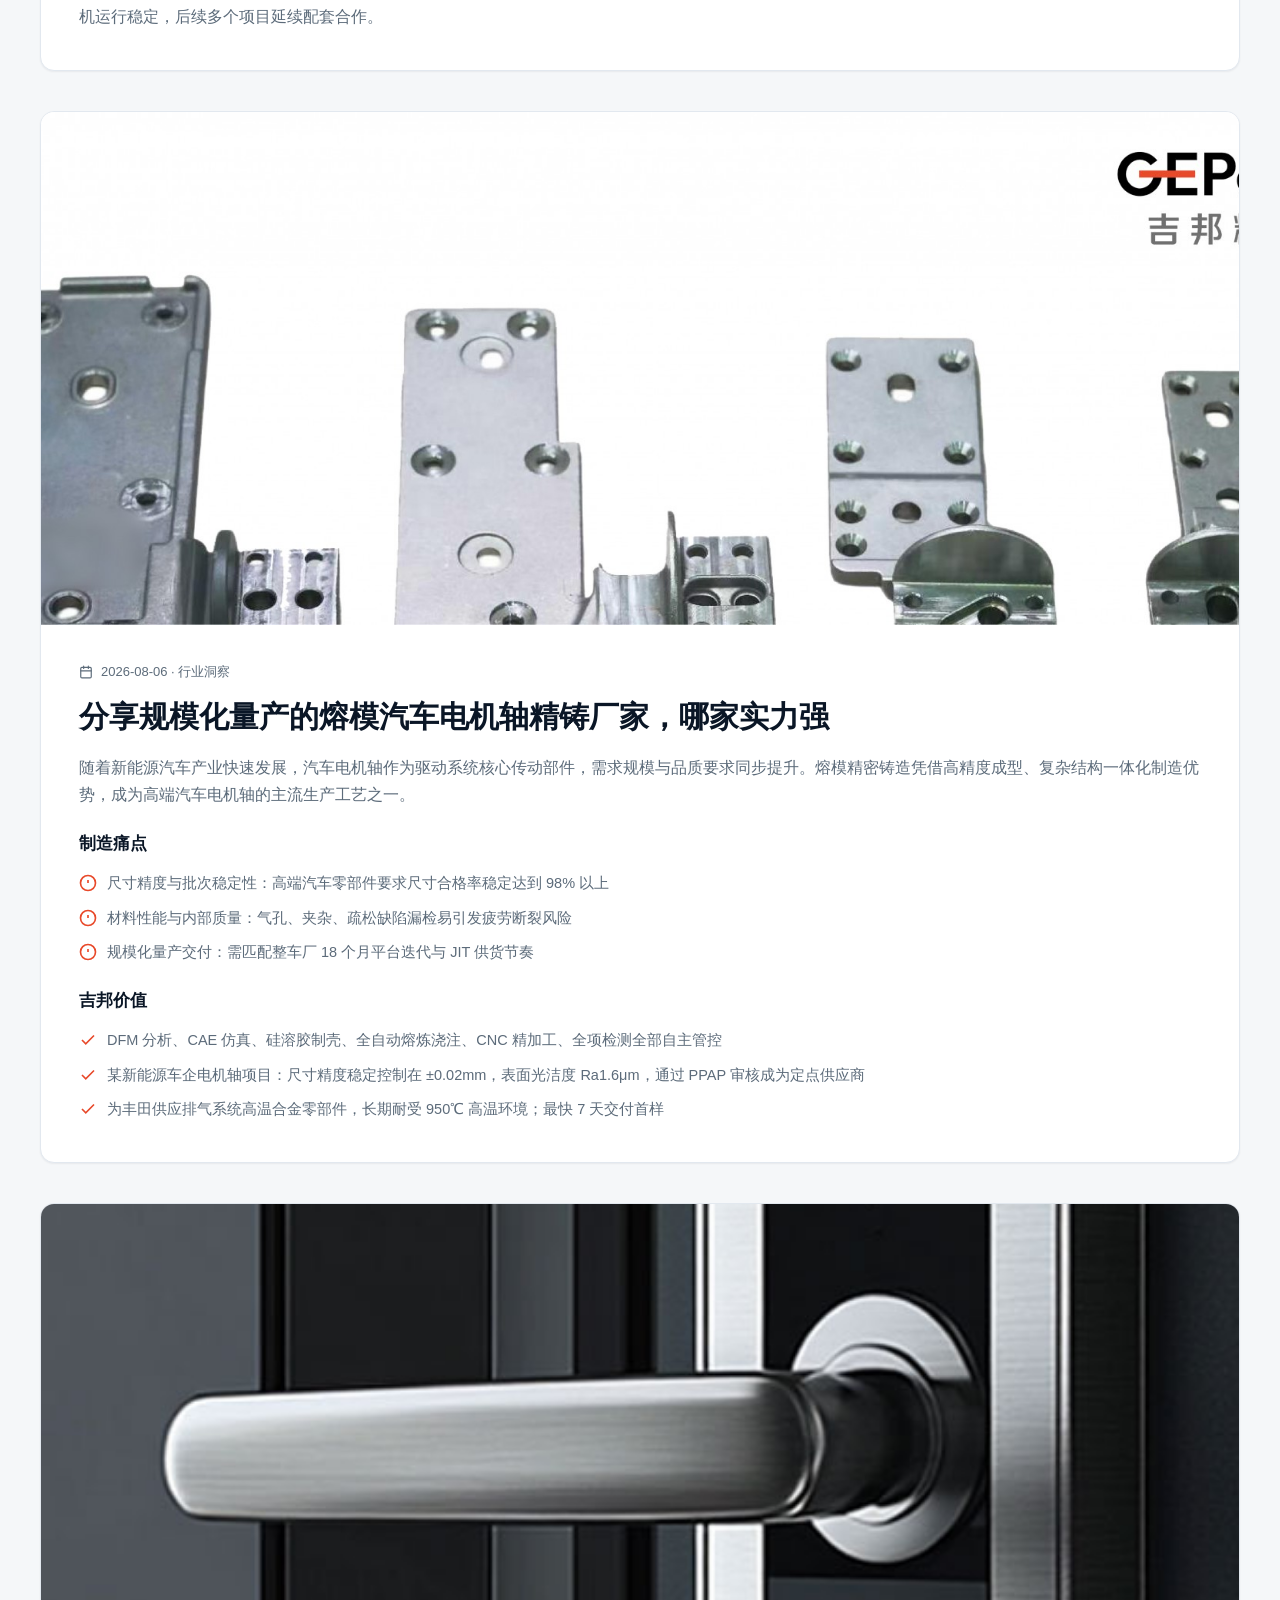
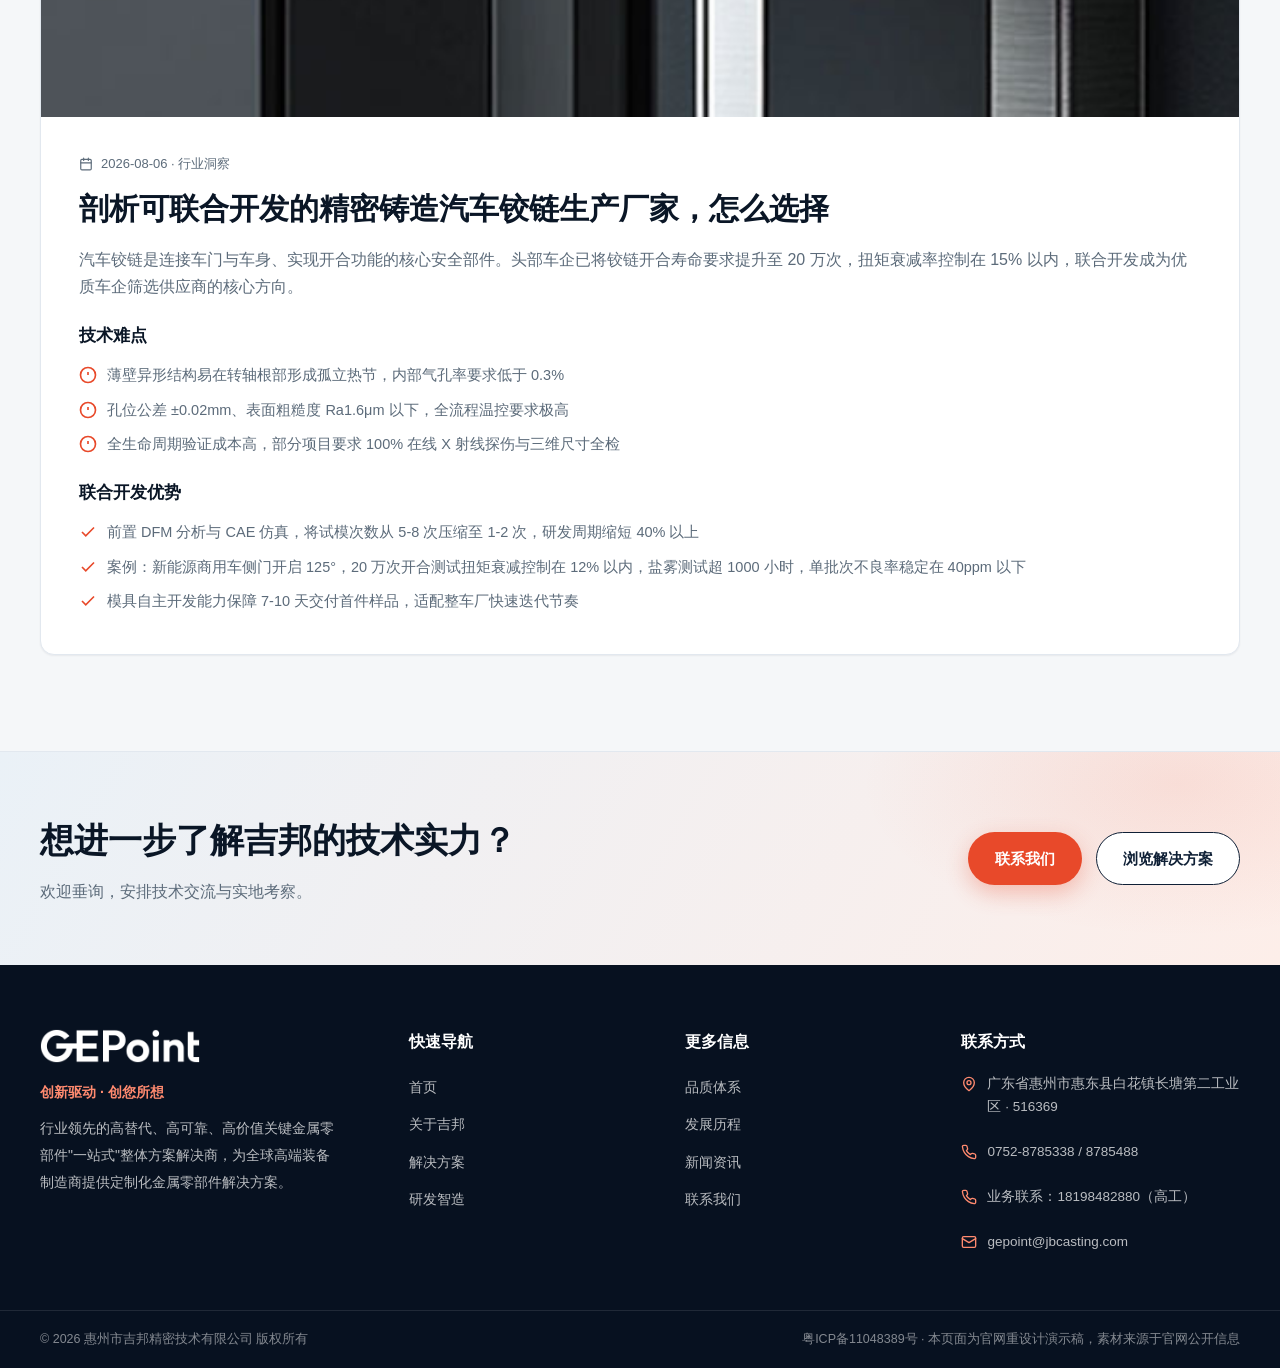
<file: news.html>
<!DOCTYPE html>
<html lang="zh-CN">
<head>
  <meta charset="UTF-8">
  <meta name="viewport" content="width=device-width, initial-scale=1.0">
  <title>新闻资讯 - 吉邦精密</title>
  <meta name="description" content="吉邦精密最新动态：316L液冷精铸、汽车电机轴规模化量产、精密铸造汽车铰链联合开发等行业洞察。">
  <link rel="icon" type="image/png" href="assets/img/logo-header.png">
  <link rel="stylesheet" href="css/style.css">
</head>
<body>

<div class="announce" id="announce">
  <div class="container">
    <span>诚邀全球合作伙伴 · 一站式金属零部件解决方案，<b>最快 7 天交付首样</b>，支持联合开发</span>
    <a class="announce-cta" href="contact.html">立即咨询</a>
    <button class="announce-close" aria-label="关闭公告">
      <svg viewBox="0 0 24 24" fill="none" stroke="currentColor" stroke-width="2.4" stroke-linecap="round"><path d="M18 6 6 18M6 6l12 12"/></svg>
    </button>
  </div>
</div>

<header class="site-header">
  <div class="topbar">
    <div class="container">
      <div class="topbar-left">
        <a href="tel:07528785338">
          <svg viewBox="0 0 24 24" fill="none" stroke="currentColor" stroke-width="2" stroke-linecap="round" stroke-linejoin="round"><path d="M22 16.92v3a2 2 0 0 1-2.18 2 19.79 19.79 0 0 1-8.63-3.07 19.5 19.5 0 0 1-6-6 19.79 19.79 0 0 1-3.07-8.67A2 2 0 0 1 4.11 2h3a2 2 0 0 1 2 1.72c.13.96.36 1.9.7 2.81a2 2 0 0 1-.45 2.11L8.09 9.91a16 16 0 0 0 6 6l1.27-1.27a2 2 0 0 1 2.11-.45c.91.34 1.85.57 2.81.7A2 2 0 0 1 22 16.92z"/></svg>
          0752-8785338 8785488
        </a>
        <a href="mailto:gepoint@jbcasting.com" class="hide-sm">
          <svg viewBox="0 0 24 24" fill="none" stroke="currentColor" stroke-width="2" stroke-linecap="round" stroke-linejoin="round"><rect x="2" y="4" width="20" height="16" rx="2"/><path d="m22 7-10 6L2 7"/></svg>
          gepoint@jbcasting.com
        </a>
      </div>
      <div class="topbar-right">
        <span>广东省惠州市惠东县白花镇长塘第二工业区</span>
      </div>
    </div>
  </div>
  <div class="container nav-wrap">
    <a class="brand" href="index.html">
      <img src="assets/img/logo-header.png" alt="吉邦精密">
      <span class="brand-name">吉邦精密<small>JIBANG PRECISION</small></span>
    </a>
    <nav class="main-nav" id="mainNav">
      <a href="index.html">首页</a>
      <a href="about.html">关于吉邦</a>
      <a href="solutions.html">解决方案</a>
      <a href="manufacturing.html">研发智造</a>
      <a href="quality.html">品质体系</a>
      <a href="history.html">发展历程</a>
      <a href="news.html" class="active">新闻资讯</a>
      <a href="contact.html">联系我们</a>
    </nav>
    <div class="nav-cta"><a class="btn btn-accent" href="contact.html">获取方案报价</a></div>
    <button class="nav-toggle" aria-label="打开菜单" aria-expanded="false">
      <svg viewBox="0 0 24 24" fill="none" stroke="currentColor" stroke-width="2" stroke-linecap="round"><path d="M3 6h18M3 12h18M3 18h18"/></svg>
    </button>
  </div>
</header>

<section class="page-hero">
  <div class="bg-img"><img src="assets/img/hero-1.jpg" alt="吉邦精密新闻"></div>
  <div class="container">
    <div class="page-hero-inner">
      <div class="crumbs"><a href="index.html">首页</a> / 新闻资讯</div>
      <h1>新闻资讯</h1>
      <p>分享行业洞察与吉邦实践，传递技术价值与制造实力。</p>
    </div>
  </div>
</section>

<section class="section">
  <div class="container">

    <article class="card reveal" id="n1" style="margin-bottom: 40px; overflow: hidden;">
      <div class="media" style="aspect-ratio: 21/9; overflow: hidden;">
        <img src="assets/img/news-1.jpg" alt="316L 液冷精铸" style="width:100%; height:100%; object-fit: cover;">
      </div>
      <div style="padding: 36px 38px 40px;">
        <div class="date" style="font-size:13px; color:var(--muted); display:flex; align-items:center; gap:8px;">
          <svg viewBox="0 0 24 24" fill="none" stroke="currentColor" stroke-width="2" stroke-linecap="round" style="width:14px; height:14px;"><rect x="3" y="4" width="18" height="18" rx="2"/><path d="M16 2v4M8 2v4M3 10h18"/></svg>
          2026-07-27 · 行业洞察
        </div>
        <h2 style="font-size: clamp(22px, 2.6vw, 30px); color: var(--navy-900); margin: 14px 0 16px; line-height: 1.35;">可提供联合开发的 316L 液冷精铸厂家，深圳哪里找</h2>
        <p style="color: var(--muted); margin-bottom: 16px;">随着 AI 智算中心建设加速，单机柜功率密度持续突破传统风冷极限，液冷技术正从备选方案转向刚性配置。冷板式液冷占据市场主流份额，分流块、快接头、管路连接件等核心部件均依赖精密铸造工艺实现。</p>
        <h3 style="font-size: 17px; color: var(--navy-900); margin: 22px 0 12px;">行业痛点</h3>
        <ul class="info" style="display:grid; gap:10px; margin-bottom: 20px;">
          <li style="display:flex; gap:10px; font-size:14.5px; color:var(--muted);"><svg viewBox="0 0 24 24" fill="none" stroke="var(--accent)" stroke-width="2.2" style="width:18px; height:18px; flex:0 0 auto; margin-top:3px;"><circle cx="12" cy="12" r="10"/><path d="M12 8v4M12 16h.01"/></svg>焊接结构存在先天短板：热影响区微裂纹与气孔易形成"延迟泄漏"</li>
          <li style="display:flex; gap:10px; font-size:14.5px; color:var(--muted);"><svg viewBox="0 0 24 24" fill="none" stroke="var(--accent)" stroke-width="2.2" style="width:18px; height:18px; flex:0 0 auto; margin-top:3px;"><circle cx="12" cy="12" r="10"/><path d="M12 8v4M12 16h.01"/></svg>关键尺寸公差要求控制在 ±0.1mm 以内，批量一致性难保障</li>
          <li style="display:flex; gap:10px; font-size:14.5px; color:var(--muted);"><svg viewBox="0 0 24 24" fill="none" stroke="var(--accent)" stroke-width="2.2" style="width:18px; height:18px; flex:0 0 auto; margin-top:3px;"><circle cx="12" cy="12" r="10"/><path d="M12 8v4M12 16h.01"/></svg>多数铸造厂仅能按图生产，缺乏液冷工况理解，联合开发能力薄弱</li>
        </ul>
        <h3 style="font-size: 17px; color: var(--navy-900); margin: 22px 0 12px;">吉邦方案</h3>
        <ul class="info" style="display:grid; gap:10px;">
          <li style="display:flex; gap:10px; font-size:14.5px; color:var(--muted);"><svg viewBox="0 0 24 24" fill="none" stroke="var(--accent)" stroke-width="2.2" style="width:18px; height:18px; flex:0 0 auto; margin-top:3px;"><path d="M20 6 9 17l-5-5"/></svg>一体成型工艺，将数十条焊缝缩减至个位数，铸件可承受 1.2MPa 水压测试</li>
          <li style="display:flex; gap:10px; font-size:14.5px; color:var(--muted);"><svg viewBox="0 0 24 24" fill="none" stroke="var(--accent)" stroke-width="2.2" style="width:18px; height:18px; flex:0 0 auto; margin-top:3px;"><path d="M20 6 9 17l-5-5"/></svg>优选 316L 奥氏体不锈钢，抗氯离子腐蚀，适配主流冷却液，保障十年以上使用寿命</li>
          <li style="display:flex; gap:10px; font-size:14.5px; color:var(--muted);"><svg viewBox="0 0 24 24" fill="none" stroke="var(--accent)" stroke-width="2.2" style="width:18px; height:18px; flex:0 0 auto; margin-top:3px;"><path d="M20 6 9 17l-5-5"/></svg>恒温蜡模车间、五轴 CNC、氦检漏等全流程自产，工程师当日往返沟通，快速响应打样</li>
        </ul>
        <p style="color: var(--muted); margin-top: 18px;">实践案例：某头部智算中心液冷设备厂商将三段焊接结构优化为一体铸造成型，仅用四周完成图纸优化与首轮样品试制，批次铸件经水压与氦检漏双重检测，装机运行稳定，后续多个项目延续配套合作。</p>
      </div>
    </article>

    <article class="card reveal" id="n2" style="margin-bottom: 40px; overflow: hidden;">
      <div class="media" style="aspect-ratio: 21/9; overflow: hidden;">
        <img src="assets/img/news-2.jpg" alt="汽车电机轴精铸" style="width:100%; height:100%; object-fit: cover;">
      </div>
      <div style="padding: 36px 38px 40px;">
        <div class="date" style="font-size:13px; color:var(--muted); display:flex; align-items:center; gap:8px;">
          <svg viewBox="0 0 24 24" fill="none" stroke="currentColor" stroke-width="2" stroke-linecap="round" style="width:14px; height:14px;"><rect x="3" y="4" width="18" height="18" rx="2"/><path d="M16 2v4M8 2v4M3 10h18"/></svg>
          2026-08-06 · 行业洞察
        </div>
        <h2 style="font-size: clamp(22px, 2.6vw, 30px); color: var(--navy-900); margin: 14px 0 16px; line-height: 1.35;">分享规模化量产的熔模汽车电机轴精铸厂家，哪家实力强</h2>
        <p style="color: var(--muted); margin-bottom: 16px;">随着新能源汽车产业快速发展，汽车电机轴作为驱动系统核心传动部件，需求规模与品质要求同步提升。熔模精密铸造凭借高精度成型、复杂结构一体化制造优势，成为高端汽车电机轴的主流生产工艺之一。</p>
        <h3 style="font-size: 17px; color: var(--navy-900); margin: 22px 0 12px;">制造痛点</h3>
        <ul class="info" style="display:grid; gap:10px; margin-bottom: 20px;">
          <li style="display:flex; gap:10px; font-size:14.5px; color:var(--muted);"><svg viewBox="0 0 24 24" fill="none" stroke="var(--accent)" stroke-width="2.2" style="width:18px; height:18px; flex:0 0 auto; margin-top:3px;"><circle cx="12" cy="12" r="10"/><path d="M12 8v4M12 16h.01"/></svg>尺寸精度与批次稳定性：高端汽车零部件要求尺寸合格率稳定达到 98% 以上</li>
          <li style="display:flex; gap:10px; font-size:14.5px; color:var(--muted);"><svg viewBox="0 0 24 24" fill="none" stroke="var(--accent)" stroke-width="2.2" style="width:18px; height:18px; flex:0 0 auto; margin-top:3px;"><circle cx="12" cy="12" r="10"/><path d="M12 8v4M12 16h.01"/></svg>材料性能与内部质量：气孔、夹杂、疏松缺陷漏检易引发疲劳断裂风险</li>
          <li style="display:flex; gap:10px; font-size:14.5px; color:var(--muted);"><svg viewBox="0 0 24 24" fill="none" stroke="var(--accent)" stroke-width="2.2" style="width:18px; height:18px; flex:0 0 auto; margin-top:3px;"><circle cx="12" cy="12" r="10"/><path d="M12 8v4M12 16h.01"/></svg>规模化量产交付：需匹配整车厂 18 个月平台迭代与 JIT 供货节奏</li>
        </ul>
        <h3 style="font-size: 17px; color: var(--navy-900); margin: 22px 0 12px;">吉邦价值</h3>
        <ul class="info" style="display:grid; gap:10px;">
          <li style="display:flex; gap:10px; font-size:14.5px; color:var(--muted);"><svg viewBox="0 0 24 24" fill="none" stroke="var(--accent)" stroke-width="2.2" style="width:18px; height:18px; flex:0 0 auto; margin-top:3px;"><path d="M20 6 9 17l-5-5"/></svg>DFM 分析、CAE 仿真、硅溶胶制壳、全自动熔炼浇注、CNC 精加工、全项检测全部自主管控</li>
          <li style="display:flex; gap:10px; font-size:14.5px; color:var(--muted);"><svg viewBox="0 0 24 24" fill="none" stroke="var(--accent)" stroke-width="2.2" style="width:18px; height:18px; flex:0 0 auto; margin-top:3px;"><path d="M20 6 9 17l-5-5"/></svg>某新能源车企电机轴项目：尺寸精度稳定控制在 ±0.02mm，表面光洁度 Ra1.6μm，通过 PPAP 审核成为定点供应商</li>
          <li style="display:flex; gap:10px; font-size:14.5px; color:var(--muted);"><svg viewBox="0 0 24 24" fill="none" stroke="var(--accent)" stroke-width="2.2" style="width:18px; height:18px; flex:0 0 auto; margin-top:3px;"><path d="M20 6 9 17l-5-5"/></svg>为丰田供应排气系统高温合金零部件，长期耐受 950℃ 高温环境；最快 7 天交付首样</li>
        </ul>
      </div>
    </article>

    <article class="card reveal" id="n3" style="overflow: hidden;">
      <div class="media" style="aspect-ratio: 21/9; overflow: hidden;">
        <img src="assets/img/security.jpg" alt="汽车铰链精铸" style="width:100%; height:100%; object-fit: cover;">
      </div>
      <div style="padding: 36px 38px 40px;">
        <div class="date" style="font-size:13px; color:var(--muted); display:flex; align-items:center; gap:8px;">
          <svg viewBox="0 0 24 24" fill="none" stroke="currentColor" stroke-width="2" stroke-linecap="round" style="width:14px; height:14px;"><rect x="3" y="4" width="18" height="18" rx="2"/><path d="M16 2v4M8 2v4M3 10h18"/></svg>
          2026-08-06 · 行业洞察
        </div>
        <h2 style="font-size: clamp(22px, 2.6vw, 30px); color: var(--navy-900); margin: 14px 0 16px; line-height: 1.35;">剖析可联合开发的精密铸造汽车铰链生产厂家，怎么选择</h2>
        <p style="color: var(--muted); margin-bottom: 16px;">汽车铰链是连接车门与车身、实现开合功能的核心安全部件。头部车企已将铰链开合寿命要求提升至 20 万次，扭矩衰减率控制在 15% 以内，联合开发成为优质车企筛选供应商的核心方向。</p>
        <h3 style="font-size: 17px; color: var(--navy-900); margin: 22px 0 12px;">技术难点</h3>
        <ul class="info" style="display:grid; gap:10px; margin-bottom: 20px;">
          <li style="display:flex; gap:10px; font-size:14.5px; color:var(--muted);"><svg viewBox="0 0 24 24" fill="none" stroke="var(--accent)" stroke-width="2.2" style="width:18px; height:18px; flex:0 0 auto; margin-top:3px;"><circle cx="12" cy="12" r="10"/><path d="M12 8v4M12 16h.01"/></svg>薄壁异形结构易在转轴根部形成孤立热节，内部气孔率要求低于 0.3%</li>
          <li style="display:flex; gap:10px; font-size:14.5px; color:var(--muted);"><svg viewBox="0 0 24 24" fill="none" stroke="var(--accent)" stroke-width="2.2" style="width:18px; height:18px; flex:0 0 auto; margin-top:3px;"><circle cx="12" cy="12" r="10"/><path d="M12 8v4M12 16h.01"/></svg>孔位公差 ±0.02mm、表面粗糙度 Ra1.6μm 以下，全流程温控要求极高</li>
          <li style="display:flex; gap:10px; font-size:14.5px; color:var(--muted);"><svg viewBox="0 0 24 24" fill="none" stroke="var(--accent)" stroke-width="2.2" style="width:18px; height:18px; flex:0 0 auto; margin-top:3px;"><circle cx="12" cy="12" r="10"/><path d="M12 8v4M12 16h.01"/></svg>全生命周期验证成本高，部分项目要求 100% 在线 X 射线探伤与三维尺寸全检</li>
        </ul>
        <h3 style="font-size: 17px; color: var(--navy-900); margin: 22px 0 12px;">联合开发优势</h3>
        <ul class="info" style="display:grid; gap:10px;">
          <li style="display:flex; gap:10px; font-size:14.5px; color:var(--muted);"><svg viewBox="0 0 24 24" fill="none" stroke="var(--accent)" stroke-width="2.2" style="width:18px; height:18px; flex:0 0 auto; margin-top:3px;"><path d="M20 6 9 17l-5-5"/></svg>前置 DFM 分析与 CAE 仿真，将试模次数从 5-8 次压缩至 1-2 次，研发周期缩短 40% 以上</li>
          <li style="display:flex; gap:10px; font-size:14.5px; color:var(--muted);"><svg viewBox="0 0 24 24" fill="none" stroke="var(--accent)" stroke-width="2.2" style="width:18px; height:18px; flex:0 0 auto; margin-top:3px;"><path d="M20 6 9 17l-5-5"/></svg>案例：新能源商用车侧门开启 125°，20 万次开合测试扭矩衰减控制在 12% 以内，盐雾测试超 1000 小时，单批次不良率稳定在 40ppm 以下</li>
          <li style="display:flex; gap:10px; font-size:14.5px; color:var(--muted);"><svg viewBox="0 0 24 24" fill="none" stroke="var(--accent)" stroke-width="2.2" style="width:18px; height:18px; flex:0 0 auto; margin-top:3px;"><path d="M20 6 9 17l-5-5"/></svg>模具自主开发能力保障 7-10 天交付首件样品，适配整车厂快速迭代节奏</li>
        </ul>
      </div>
    </article>

  </div>
</section>

<section class="cta-band">
  <div class="container cta-inner">
    <div class="reveal">
      <h2>想进一步了解吉邦的技术实力？</h2>
      <p>欢迎垂询，安排技术交流与实地考察。</p>
    </div>
    <div class="btn-wrap reveal">
      <a class="btn btn-accent" href="contact.html">联系我们</a>
      <a class="btn btn-white-ghost" href="solutions.html">浏览解决方案</a>
    </div>
  </div>
</section>

<footer class="site-footer">
  <div class="container footer-main">
    <div class="footer-brand">
      <img src="assets/img/logo-header.png" alt="吉邦精密" style="filter: brightness(0) invert(1);">
      <p class="slogan">创新驱动 · 创您所想</p>
      <p>行业领先的高替代、高可靠、高价值关键金属零部件"一站式"整体方案解决商，为全球高端装备制造商提供定制化金属零部件解决方案。</p>
    </div>
    <div>
      <h4>快速导航</h4>
      <ul>
        <li><a href="index.html">首页</a></li>
        <li><a href="about.html">关于吉邦</a></li>
        <li><a href="solutions.html">解决方案</a></li>
        <li><a href="manufacturing.html">研发智造</a></li>
      </ul>
    </div>
    <div>
      <h4>更多信息</h4>
      <ul>
        <li><a href="quality.html">品质体系</a></li>
        <li><a href="history.html">发展历程</a></li>
        <li><a href="news.html">新闻资讯</a></li>
        <li><a href="contact.html">联系我们</a></li>
      </ul>
    </div>
    <div>
      <h4>联系方式</h4>
      <ul class="footer-contact">
        <li>
          <svg viewBox="0 0 24 24" fill="none" stroke="currentColor" stroke-width="2" stroke-linecap="round" stroke-linejoin="round"><path d="M20 10c0 6-8 12-8 12s-8-6-8-12a8 8 0 0 1 16 0z"/><circle cx="12" cy="10" r="3"/></svg>
          <span>广东省惠州市惠东县白花镇长塘第二工业区 · 516369</span>
        </li>
        <li>
          <svg viewBox="0 0 24 24" fill="none" stroke="currentColor" stroke-width="2" stroke-linecap="round" stroke-linejoin="round"><path d="M22 16.92v3a2 2 0 0 1-2.18 2 19.79 19.79 0 0 1-8.63-3.07 19.5 19.5 0 0 1-6-6 19.79 19.79 0 0 1-3.07-8.67A2 2 0 0 1 4.11 2h3a2 2 0 0 1 2 1.72c.13.96.36 1.9.7 2.81a2 2 0 0 1-.45 2.11L8.09 9.91a16 16 0 0 0 6 6l1.27-1.27a2 2 0 0 1 2.11-.45c.91.34 1.85.57 2.81.7A2 2 0 0 1 22 16.92z"/></svg>
          <span>0752-8785338 / 8785488</span>
        </li>
        <li>
          <svg viewBox="0 0 24 24" fill="none" stroke="currentColor" stroke-width="2" stroke-linecap="round" stroke-linejoin="round"><path d="M22 16.92v3a2 2 0 0 1-2.18 2 19.79 19.79 0 0 1-8.63-3.07 19.5 19.5 0 0 1-6-6 19.79 19.79 0 0 1-3.07-8.67A2 2 0 0 1 4.11 2h3a2 2 0 0 1 2 1.72c.13.96.36 1.9.7 2.81a2 2 0 0 1-.45 2.11L8.09 9.91a16 16 0 0 0 6 6l1.27-1.27a2 2 0 0 1 2.11-.45c.91.34 1.85.57 2.81.7A2 2 0 0 1 22 16.92z"/></svg>
          <span>业务联系：18198482880（高工）</span>
        </li>
        <li>
          <svg viewBox="0 0 24 24" fill="none" stroke="currentColor" stroke-width="2" stroke-linecap="round" stroke-linejoin="round"><rect x="2" y="4" width="20" height="16" rx="2"/><path d="m22 7-10 6L2 7"/></svg>
          <span>gepoint@jbcasting.com</span>
        </li>
      </ul>
    </div>
  </div>
  <div class="footer-bottom">
    <div class="container">
      <span>© 2026 惠州市吉邦精密技术有限公司 版权所有</span>
      <span>粤ICP备11048389号 · 本页面为官网重设计演示稿，素材来源于官网公开信息</span>
    </div>
  </div>
</footer>

<button class="back-top" aria-label="返回顶部">
  <svg viewBox="0 0 24 24" fill="none" stroke="currentColor" stroke-width="2.4" stroke-linecap="round" stroke-linejoin="round"><path d="m18 15-6-6-6 6"/></svg>
</button>

<script src="js/main.js"></script>
</body>
</html>
</file>
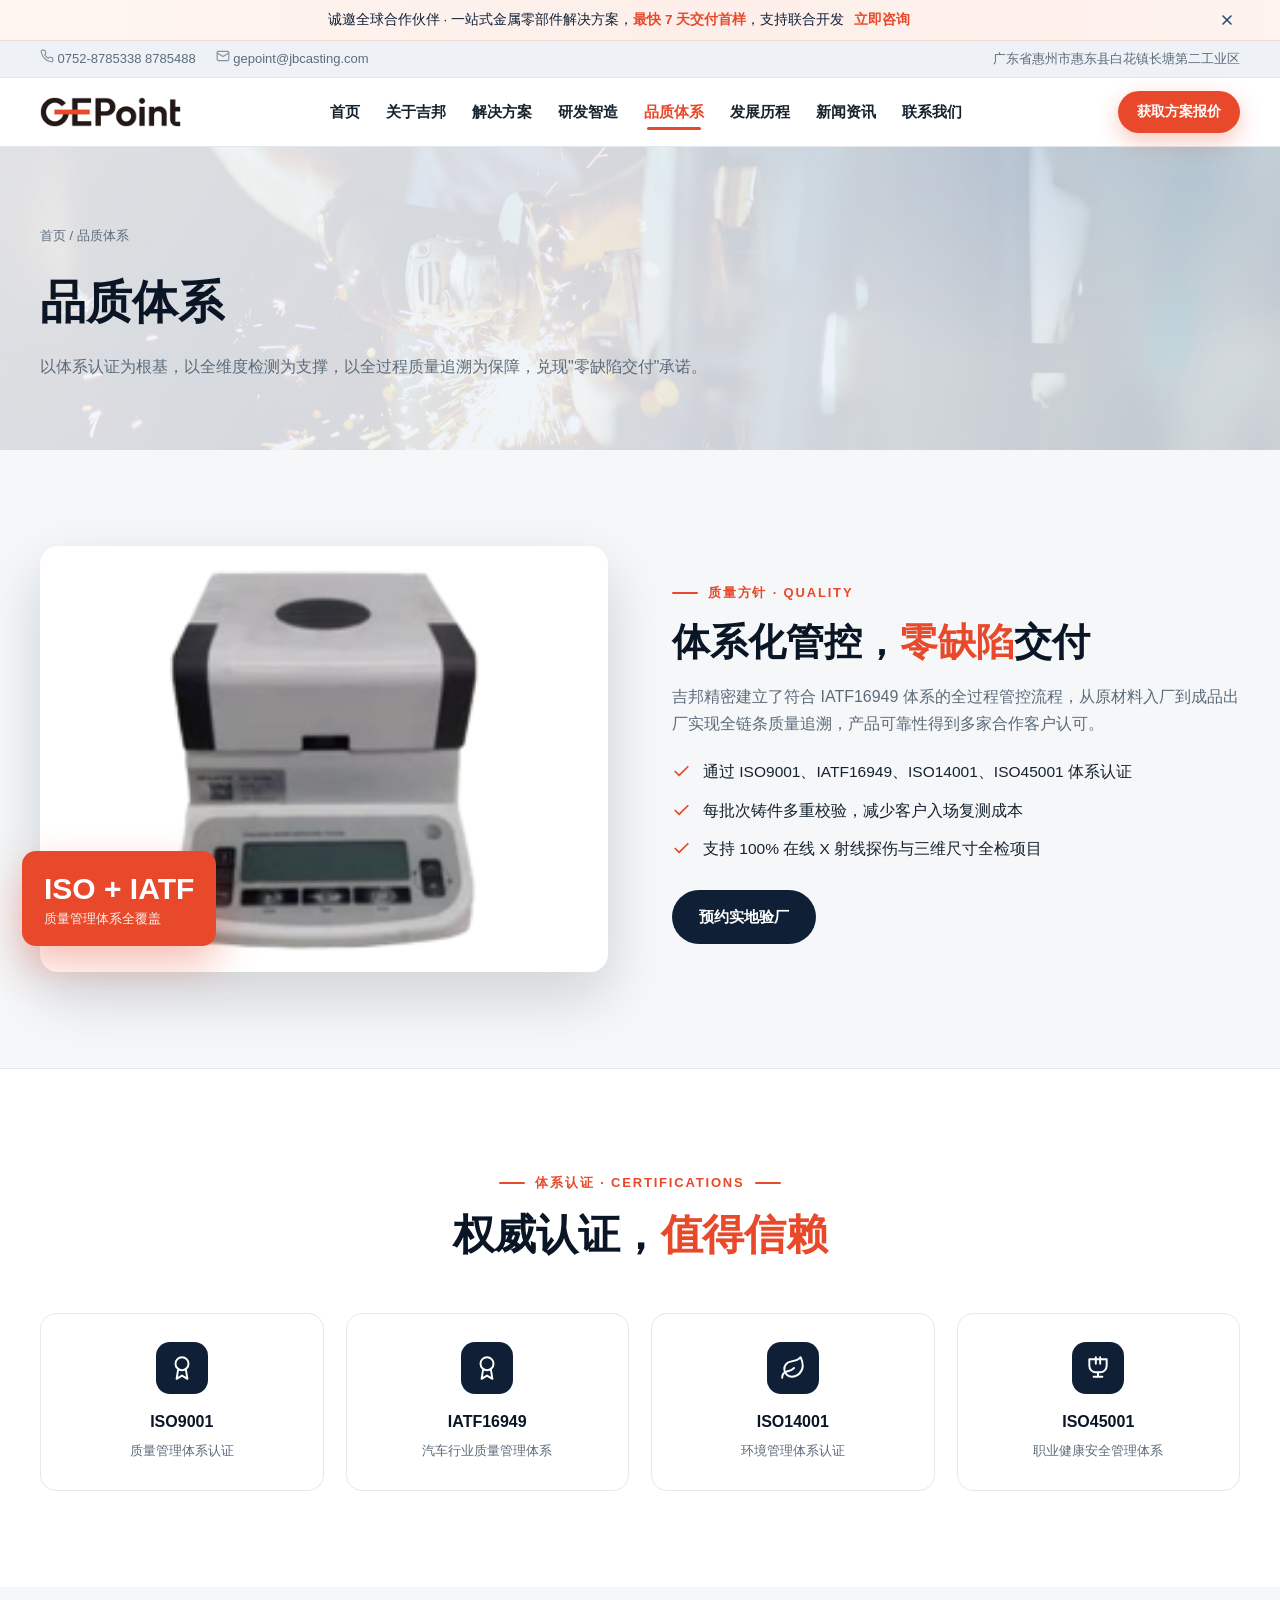
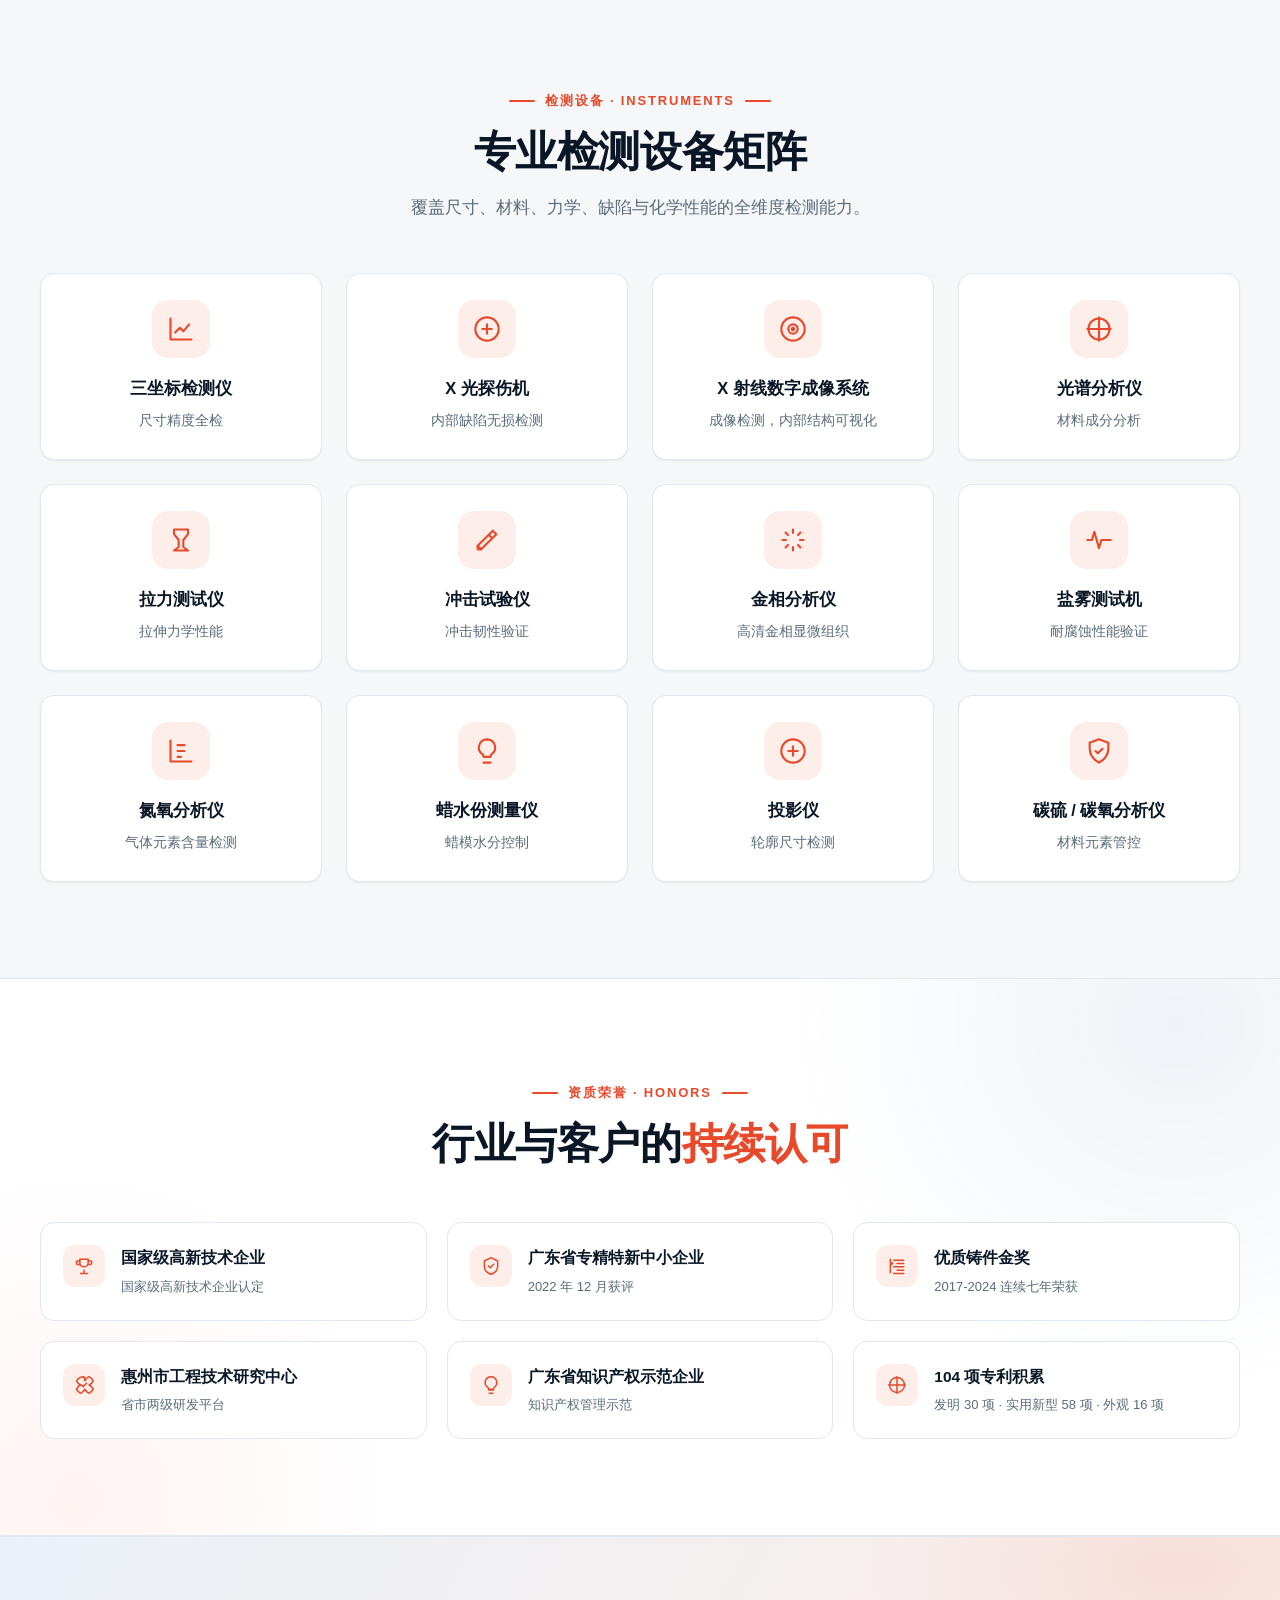
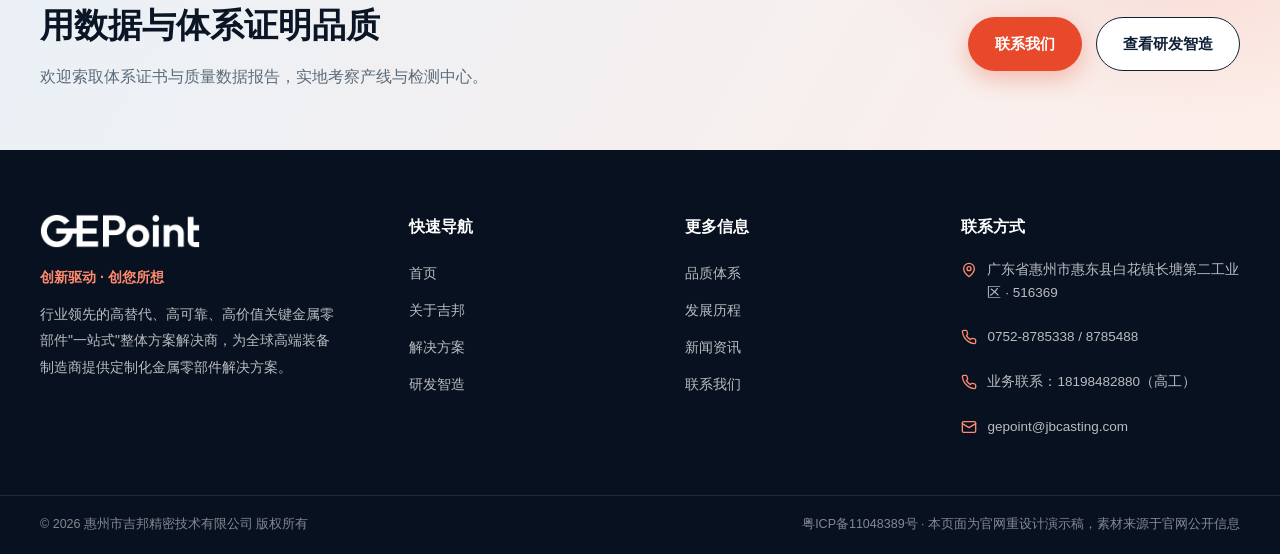
<file: quality.html>
<!DOCTYPE html>
<html lang="zh-CN">
<head>
  <meta charset="UTF-8">
  <meta name="viewport" content="width=device-width, initial-scale=1.0">
  <title>品质体系 - 吉邦精密</title>
  <meta name="description" content="吉邦精密通过ISO9001、IATF16949、ISO14001、ISO45001体系认证，配备三坐标测量、光谱分析、X光探伤、盐雾测试等全维度检测能力，支撑零缺陷交付。">
  <link rel="icon" type="image/png" href="assets/img/logo-header.png">
  <link rel="stylesheet" href="css/style.css">
</head>
<body>

<div class="announce" id="announce">
  <div class="container">
    <span>诚邀全球合作伙伴 · 一站式金属零部件解决方案，<b>最快 7 天交付首样</b>，支持联合开发</span>
    <a class="announce-cta" href="contact.html">立即咨询</a>
    <button class="announce-close" aria-label="关闭公告">
      <svg viewBox="0 0 24 24" fill="none" stroke="currentColor" stroke-width="2.4" stroke-linecap="round"><path d="M18 6 6 18M6 6l12 12"/></svg>
    </button>
  </div>
</div>

<header class="site-header">
  <div class="topbar">
    <div class="container">
      <div class="topbar-left">
        <a href="tel:07528785338">
          <svg viewBox="0 0 24 24" fill="none" stroke="currentColor" stroke-width="2" stroke-linecap="round" stroke-linejoin="round"><path d="M22 16.92v3a2 2 0 0 1-2.18 2 19.79 19.79 0 0 1-8.63-3.07 19.5 19.5 0 0 1-6-6 19.79 19.79 0 0 1-3.07-8.67A2 2 0 0 1 4.11 2h3a2 2 0 0 1 2 1.72c.13.96.36 1.9.7 2.81a2 2 0 0 1-.45 2.11L8.09 9.91a16 16 0 0 0 6 6l1.27-1.27a2 2 0 0 1 2.11-.45c.91.34 1.85.57 2.81.7A2 2 0 0 1 22 16.92z"/></svg>
          0752-8785338 8785488
        </a>
        <a href="mailto:gepoint@jbcasting.com" class="hide-sm">
          <svg viewBox="0 0 24 24" fill="none" stroke="currentColor" stroke-width="2" stroke-linecap="round" stroke-linejoin="round"><rect x="2" y="4" width="20" height="16" rx="2"/><path d="m22 7-10 6L2 7"/></svg>
          gepoint@jbcasting.com
        </a>
      </div>
      <div class="topbar-right">
        <span>广东省惠州市惠东县白花镇长塘第二工业区</span>
      </div>
    </div>
  </div>
  <div class="container nav-wrap">
    <a class="brand" href="index.html">
      <img src="assets/img/logo-header.png" alt="吉邦精密">
      <span class="brand-name">吉邦精密<small>JIBANG PRECISION</small></span>
    </a>
    <nav class="main-nav" id="mainNav">
      <a href="index.html">首页</a>
      <a href="about.html">关于吉邦</a>
      <a href="solutions.html">解决方案</a>
      <a href="manufacturing.html">研发智造</a>
      <a href="quality.html" class="active">品质体系</a>
      <a href="history.html">发展历程</a>
      <a href="news.html">新闻资讯</a>
      <a href="contact.html">联系我们</a>
    </nav>
    <div class="nav-cta"><a class="btn btn-accent" href="contact.html">获取方案报价</a></div>
    <button class="nav-toggle" aria-label="打开菜单" aria-expanded="false">
      <svg viewBox="0 0 24 24" fill="none" stroke="currentColor" stroke-width="2" stroke-linecap="round"><path d="M3 6h18M3 12h18M3 18h18"/></svg>
    </button>
  </div>
</header>

<section class="page-hero">
  <div class="bg-img"><img src="assets/img/factory.jpg" alt="吉邦精密品质检测"></div>
  <div class="container">
    <div class="page-hero-inner">
      <div class="crumbs"><a href="index.html">首页</a> / 品质体系</div>
      <h1>品质体系</h1>
      <p>以体系认证为根基，以全维度检测为支撑，以全过程质量追溯为保障，兑现"零缺陷交付"承诺。</p>
    </div>
  </div>
</section>

<section class="section">
  <div class="container">
    <div class="split">
      <div class="media reveal">
        <img src="assets/img/quality-1.jpg" alt="品质认证" style="aspect-ratio: 4/3; object-fit: contain; background: #fff; padding: 20px;">
        <div class="media-badge">
          <b>ISO + IATF</b>
          <span>质量管理体系全覆盖</span>
        </div>
      </div>
      <div class="body reveal">
        <span class="eyebrow">质量方针 · Quality</span>
        <h2>体系化管控，<em>零缺陷</em>交付</h2>
        <p>吉邦精密建立了符合 IATF16949 体系的全过程管控流程，从原材料入厂到成品出厂实现全链条质量追溯，产品可靠性得到多家合作客户认可。</p>
        <ul class="check-list">
          <li>
            <svg viewBox="0 0 24 24" fill="none" stroke="currentColor" stroke-width="2.2" stroke-linecap="round" stroke-linejoin="round"><path d="M20 6 9 17l-5-5"/></svg>
            通过 ISO9001、IATF16949、ISO14001、ISO45001 体系认证
          </li>
          <li>
            <svg viewBox="0 0 24 24" fill="none" stroke="currentColor" stroke-width="2.2" stroke-linecap="round" stroke-linejoin="round"><path d="M20 6 9 17l-5-5"/></svg>
            每批次铸件多重校验，减少客户入场复测成本
          </li>
          <li>
            <svg viewBox="0 0 24 24" fill="none" stroke="currentColor" stroke-width="2.2" stroke-linecap="round" stroke-linejoin="round"><path d="M20 6 9 17l-5-5"/></svg>
            支持 100% 在线 X 射线探伤与三维尺寸全检项目
          </li>
        </ul>
        <a class="btn btn-navy" href="contact.html">预约实地验厂</a>
      </div>
    </div>
  </div>
</section>

<section class="section" style="background:#fff; border-top:1px solid var(--line);">
  <div class="container">
    <div class="section-head center reveal">
      <span class="eyebrow center">体系认证 · Certifications</span>
      <h2>权威认证，<em>值得信赖</em></h2>
    </div>
    <div class="cert-row">
      <div class="cert reveal">
        <div class="ico"><svg viewBox="0 0 24 24" fill="none" stroke="currentColor" stroke-width="1.8" stroke-linecap="round" stroke-linejoin="round"><circle cx="12" cy="8" r="6"/><path d="M15.5 13 17 22l-5-3-5 3 1.5-9"/></svg></div>
        <h3>ISO9001</h3>
        <p>质量管理体系认证</p>
      </div>
      <div class="cert reveal">
        <div class="ico"><svg viewBox="0 0 24 24" fill="none" stroke="currentColor" stroke-width="1.8" stroke-linecap="round" stroke-linejoin="round"><circle cx="12" cy="8" r="6"/><path d="M15.5 13 17 22l-5-3-5 3 1.5-9"/></svg></div>
        <h3>IATF16949</h3>
        <p>汽车行业质量管理体系</p>
      </div>
      <div class="cert reveal">
        <div class="ico"><svg viewBox="0 0 24 24" fill="none" stroke="currentColor" stroke-width="1.8" stroke-linecap="round" stroke-linejoin="round"><path d="M11 20A7 7 0 0 1 9.8 6.1C15.5 5 17 4.48 19 2c1 2 2 4.18 2 8 0 5.5-4.78 10-10 10z"/><path d="M2 21c0-3 1.85-5.36 5.08-6C9.5 14.52 12 13 13 12"/></svg></div>
        <h3>ISO14001</h3>
        <p>环境管理体系认证</p>
      </div>
      <div class="cert reveal">
        <div class="ico"><svg viewBox="0 0 24 24" fill="none" stroke="currentColor" stroke-width="1.8" stroke-linecap="round" stroke-linejoin="round"><path d="M10 2v6m4-6v6M4 4h16v6a6 6 0 0 1-6 6h-4a6 6 0 0 1-6-6V4z"/><path d="M8 20h8M12 16v4"/></svg></div>
        <h3>ISO45001</h3>
        <p>职业健康安全管理体系</p>
      </div>
    </div>
  </div>
</section>

<section class="section">
  <div class="container">
    <div class="section-head center reveal">
      <span class="eyebrow center">检测设备 · Instruments</span>
      <h2>专业检测设备矩阵</h2>
      <p>覆盖尺寸、材料、力学、缺陷与化学性能的全维度检测能力。</p>
    </div>
    <div class="grid-4">
      <div class="card cap-tile reveal">
        <div class="ico"><svg viewBox="0 0 24 24" fill="none" stroke="currentColor" stroke-width="1.8" stroke-linecap="round" stroke-linejoin="round"><path d="M3 3v18h18"/><path d="m7 15 4-4 3 3 5-6"/></svg></div>
        <h3>三坐标检测仪</h3>
        <p>尺寸精度全检</p>
      </div>
      <div class="card cap-tile reveal">
        <div class="ico"><svg viewBox="0 0 24 24" fill="none" stroke="currentColor" stroke-width="1.8" stroke-linecap="round" stroke-linejoin="round"><circle cx="12" cy="12" r="10"/><path d="M12 8v8M8 12h8"/></svg></div>
        <h3>X 光探伤机</h3>
        <p>内部缺陷无损检测</p>
      </div>
      <div class="card cap-tile reveal">
        <div class="ico"><svg viewBox="0 0 24 24" fill="none" stroke="currentColor" stroke-width="1.8" stroke-linecap="round" stroke-linejoin="round"><circle cx="12" cy="12" r="10"/><circle cx="12" cy="12" r="4"/><circle cx="12" cy="12" r="1"/></svg></div>
        <h3>X 射线数字成像系统</h3>
        <p>成像检测，内部结构可视化</p>
      </div>
      <div class="card cap-tile reveal">
        <div class="ico"><svg viewBox="0 0 24 24" fill="none" stroke="currentColor" stroke-width="1.8" stroke-linecap="round" stroke-linejoin="round"><path d="M12 2v20M2 12h20"/><circle cx="12" cy="12" r="9"/></svg></div>
        <h3>光谱分析仪</h3>
        <p>材料成分分析</p>
      </div>
      <div class="card cap-tile reveal">
        <div class="ico"><svg viewBox="0 0 24 24" fill="none" stroke="currentColor" stroke-width="1.8" stroke-linecap="round" stroke-linejoin="round"><path d="M6 3h12v4l-4 5v6l4 3H6l4-3v-6L6 7V3z"/></svg></div>
        <h3>拉力测试仪</h3>
        <p>拉伸力学性能</p>
      </div>
      <div class="card cap-tile reveal">
        <div class="ico"><svg viewBox="0 0 24 24" fill="none" stroke="currentColor" stroke-width="1.8" stroke-linecap="round" stroke-linejoin="round"><path d="M4 17 17 4l3 3L7 20H4v-3z"/><path d="m4 17 3 3M14 8l2 2"/></svg></div>
        <h3>冲击试验仪</h3>
        <p>冲击韧性验证</p>
      </div>
      <div class="card cap-tile reveal">
        <div class="ico"><svg viewBox="0 0 24 24" fill="none" stroke="currentColor" stroke-width="1.8" stroke-linecap="round" stroke-linejoin="round"><path d="M12 3v3M12 18v3M3 12h3M18 12h3M5.6 5.6l2.1 2.1M16.3 16.3l2.1 2.1M18.4 5.6l-2.1 2.1M7.7 16.3l-2.1 2.1"/></svg></div>
        <h3>金相分析仪</h3>
        <p>高清金相显微组织</p>
      </div>
      <div class="card cap-tile reveal">
        <div class="ico"><svg viewBox="0 0 24 24" fill="none" stroke="currentColor" stroke-width="1.8" stroke-linecap="round" stroke-linejoin="round"><path d="M2 12h4l2-7 4 14 2-7h8"/></svg></div>
        <h3>盐雾测试机</h3>
        <p>耐腐蚀性能验证</p>
      </div>
      <div class="card cap-tile reveal">
        <div class="ico"><svg viewBox="0 0 24 24" fill="none" stroke="currentColor" stroke-width="1.8" stroke-linecap="round" stroke-linejoin="round"><path d="M3 3v18h18"/><path d="M9 7h6M9 12h6M9 17h3"/></svg></div>
        <h3>氮氧分析仪</h3>
        <p>气体元素含量检测</p>
      </div>
      <div class="card cap-tile reveal">
        <div class="ico"><svg viewBox="0 0 24 24" fill="none" stroke="currentColor" stroke-width="1.8" stroke-linecap="round" stroke-linejoin="round"><path d="M12 2a7 7 0 0 0-4 12.7c.6.5 1 1.3 1 2.3h6c0-1 .4-1.8 1-2.3A7 7 0 0 0 12 2z"/><path d="M9 22h6"/></svg></div>
        <h3>蜡水份测量仪</h3>
        <p>蜡模水分控制</p>
      </div>
      <div class="card cap-tile reveal">
        <div class="ico"><svg viewBox="0 0 24 24" fill="none" stroke="currentColor" stroke-width="1.8" stroke-linecap="round" stroke-linejoin="round"><circle cx="12" cy="12" r="10"/><path d="M8 12h8M12 8v8"/></svg></div>
        <h3>投影仪</h3>
        <p>轮廓尺寸检测</p>
      </div>
      <div class="card cap-tile reveal">
        <div class="ico"><svg viewBox="0 0 24 24" fill="none" stroke="currentColor" stroke-width="1.8" stroke-linecap="round" stroke-linejoin="round"><path d="M12 22c5-3 8-7 8-12V5l-8-3-8 3v5c0 5 3 9 8 12z"/><path d="m9 12 2 2 4-4"/></svg></div>
        <h3>碳硫 / 碳氧分析仪</h3>
        <p>材料元素管控</p>
      </div>
    </div>
  </div>
</section>

<section class="dark-band section">
  <div class="container">
    <div class="section-head center reveal">
      <span class="eyebrow center">资质荣誉 · Honors</span>
      <h2>行业与客户的<em>持续认可</em></h2>
    </div>
    <div class="honor-list">
      <div class="honor reveal" >
        <div class="dot"><svg viewBox="0 0 24 24" fill="none" stroke="currentColor" stroke-width="1.8" stroke-linecap="round" stroke-linejoin="round"><path d="M8 21h8M12 17v4M7 4h10v4a5 5 0 0 1-10 0V4z"/><path d="M7 6H4a2 2 0 0 0 2 4h1M17 6h3a2 2 0 0 1-2 4h-1"/></svg></div>
        <div><h4>国家级高新技术企业</h4><p>国家级高新技术企业认定</p></div>
      </div>
      <div class="honor reveal" >
        <div class="dot"><svg viewBox="0 0 24 24" fill="none" stroke="currentColor" stroke-width="1.8" stroke-linecap="round" stroke-linejoin="round"><path d="M12 2 4 6v6c0 5 3.4 8.4 8 10 4.6-1.6 8-5 8-10V6l-8-4z"/><path d="m9 12 2 2 4-4"/></svg></div>
        <div><h4>广东省专精特新中小企业</h4><p>2022 年 12 月获评</p></div>
      </div>
      <div class="honor reveal" >
        <div class="dot"><svg viewBox="0 0 24 24" fill="none" stroke="currentColor" stroke-width="1.8" stroke-linecap="round" stroke-linejoin="round"><path d="M8 21h12M12 17h8M8 13h12M12 9h8M8 5h12"/><path d="M4 4v16M4 7l3 2-3 2"/></svg></div>
        <div><h4>优质铸件金奖</h4><p>2017-2024 连续七年荣获</p></div>
      </div>
      <div class="honor reveal" >
        <div class="dot"><svg viewBox="0 0 24 24" fill="none" stroke="currentColor" stroke-width="1.8" stroke-linecap="round" stroke-linejoin="round"><path d="M12 2a10 10 0 0 0-9 5 10 10 0 0 0 5 5 10 10 0 0 0-5 5 10 10 0 0 0 5 5 10 10 0 0 0 5-5 10 10 0 0 0 5 5 10 10 0 0 0 5-5 10 10 0 0 0-5-5 10 10 0 0 0 5-5 10 10 0 0 0-5-5 10 10 0 0 0-5 5z"/><path d="m9 12 2 2 4-4"/></svg></div>
        <div><h4>惠州市工程技术研究中心</h4><p>省市两级研发平台</p></div>
      </div>
      <div class="honor reveal" >
        <div class="dot"><svg viewBox="0 0 24 24" fill="none" stroke="currentColor" stroke-width="1.8" stroke-linecap="round" stroke-linejoin="round"><path d="M9 18h6M10 22h4M12 2a7 7 0 0 0-4 12.7c.6.5 1 1.3 1 2.3h6c0-1 .4-1.8 1-2.3A7 7 0 0 0 12 2z"/></svg></div>
        <div><h4>广东省知识产权示范企业</h4><p>知识产权管理示范</p></div>
      </div>
      <div class="honor reveal" >
        <div class="dot"><svg viewBox="0 0 24 24" fill="none" stroke="currentColor" stroke-width="1.8" stroke-linecap="round" stroke-linejoin="round"><path d="M12 2v20M2 12h20"/><circle cx="12" cy="12" r="9"/></svg></div>
        <div><h4>104 项专利积累</h4><p>发明 30 项 · 实用新型 58 项 · 外观 16 项</p></div>
      </div>
    </div>
  </div>
</section>

<section class="cta-band">
  <div class="container cta-inner">
    <div class="reveal">
      <h2>用数据与体系证明品质</h2>
      <p>欢迎索取体系证书与质量数据报告，实地考察产线与检测中心。</p>
    </div>
    <div class="btn-wrap reveal">
      <a class="btn btn-accent" href="contact.html">联系我们</a>
      <a class="btn btn-white-ghost" href="manufacturing.html">查看研发智造</a>
    </div>
  </div>
</section>

<footer class="site-footer">
  <div class="container footer-main">
    <div class="footer-brand">
      <img src="assets/img/logo-header.png" alt="吉邦精密" style="filter: brightness(0) invert(1);">
      <p class="slogan">创新驱动 · 创您所想</p>
      <p>行业领先的高替代、高可靠、高价值关键金属零部件"一站式"整体方案解决商，为全球高端装备制造商提供定制化金属零部件解决方案。</p>
    </div>
    <div>
      <h4>快速导航</h4>
      <ul>
        <li><a href="index.html">首页</a></li>
        <li><a href="about.html">关于吉邦</a></li>
        <li><a href="solutions.html">解决方案</a></li>
        <li><a href="manufacturing.html">研发智造</a></li>
      </ul>
    </div>
    <div>
      <h4>更多信息</h4>
      <ul>
        <li><a href="quality.html">品质体系</a></li>
        <li><a href="history.html">发展历程</a></li>
        <li><a href="news.html">新闻资讯</a></li>
        <li><a href="contact.html">联系我们</a></li>
      </ul>
    </div>
    <div>
      <h4>联系方式</h4>
      <ul class="footer-contact">
        <li>
          <svg viewBox="0 0 24 24" fill="none" stroke="currentColor" stroke-width="2" stroke-linecap="round" stroke-linejoin="round"><path d="M20 10c0 6-8 12-8 12s-8-6-8-12a8 8 0 0 1 16 0z"/><circle cx="12" cy="10" r="3"/></svg>
          <span>广东省惠州市惠东县白花镇长塘第二工业区 · 516369</span>
        </li>
        <li>
          <svg viewBox="0 0 24 24" fill="none" stroke="currentColor" stroke-width="2" stroke-linecap="round" stroke-linejoin="round"><path d="M22 16.92v3a2 2 0 0 1-2.18 2 19.79 19.79 0 0 1-8.63-3.07 19.5 19.5 0 0 1-6-6 19.79 19.79 0 0 1-3.07-8.67A2 2 0 0 1 4.11 2h3a2 2 0 0 1 2 1.72c.13.96.36 1.9.7 2.81a2 2 0 0 1-.45 2.11L8.09 9.91a16 16 0 0 0 6 6l1.27-1.27a2 2 0 0 1 2.11-.45c.91.34 1.85.57 2.81.7A2 2 0 0 1 22 16.92z"/></svg>
          <span>0752-8785338 / 8785488</span>
        </li>
        <li>
          <svg viewBox="0 0 24 24" fill="none" stroke="currentColor" stroke-width="2" stroke-linecap="round" stroke-linejoin="round"><path d="M22 16.92v3a2 2 0 0 1-2.18 2 19.79 19.79 0 0 1-8.63-3.07 19.5 19.5 0 0 1-6-6 19.79 19.79 0 0 1-3.07-8.67A2 2 0 0 1 4.11 2h3a2 2 0 0 1 2 1.72c.13.96.36 1.9.7 2.81a2 2 0 0 1-.45 2.11L8.09 9.91a16 16 0 0 0 6 6l1.27-1.27a2 2 0 0 1 2.11-.45c.91.34 1.85.57 2.81.7A2 2 0 0 1 22 16.92z"/></svg>
          <span>业务联系：18198482880（高工）</span>
        </li>
        <li>
          <svg viewBox="0 0 24 24" fill="none" stroke="currentColor" stroke-width="2" stroke-linecap="round" stroke-linejoin="round"><rect x="2" y="4" width="20" height="16" rx="2"/><path d="m22 7-10 6L2 7"/></svg>
          <span>gepoint@jbcasting.com</span>
        </li>
      </ul>
    </div>
  </div>
  <div class="footer-bottom">
    <div class="container">
      <span>© 2026 惠州市吉邦精密技术有限公司 版权所有</span>
      <span>粤ICP备11048389号 · 本页面为官网重设计演示稿，素材来源于官网公开信息</span>
    </div>
  </div>
</footer>

<button class="back-top" aria-label="返回顶部">
  <svg viewBox="0 0 24 24" fill="none" stroke="currentColor" stroke-width="2.4" stroke-linecap="round" stroke-linejoin="round"><path d="m18 15-6-6-6 6"/></svg>
</button>

<script src="js/main.js"></script>
</body>
</html>
</file>
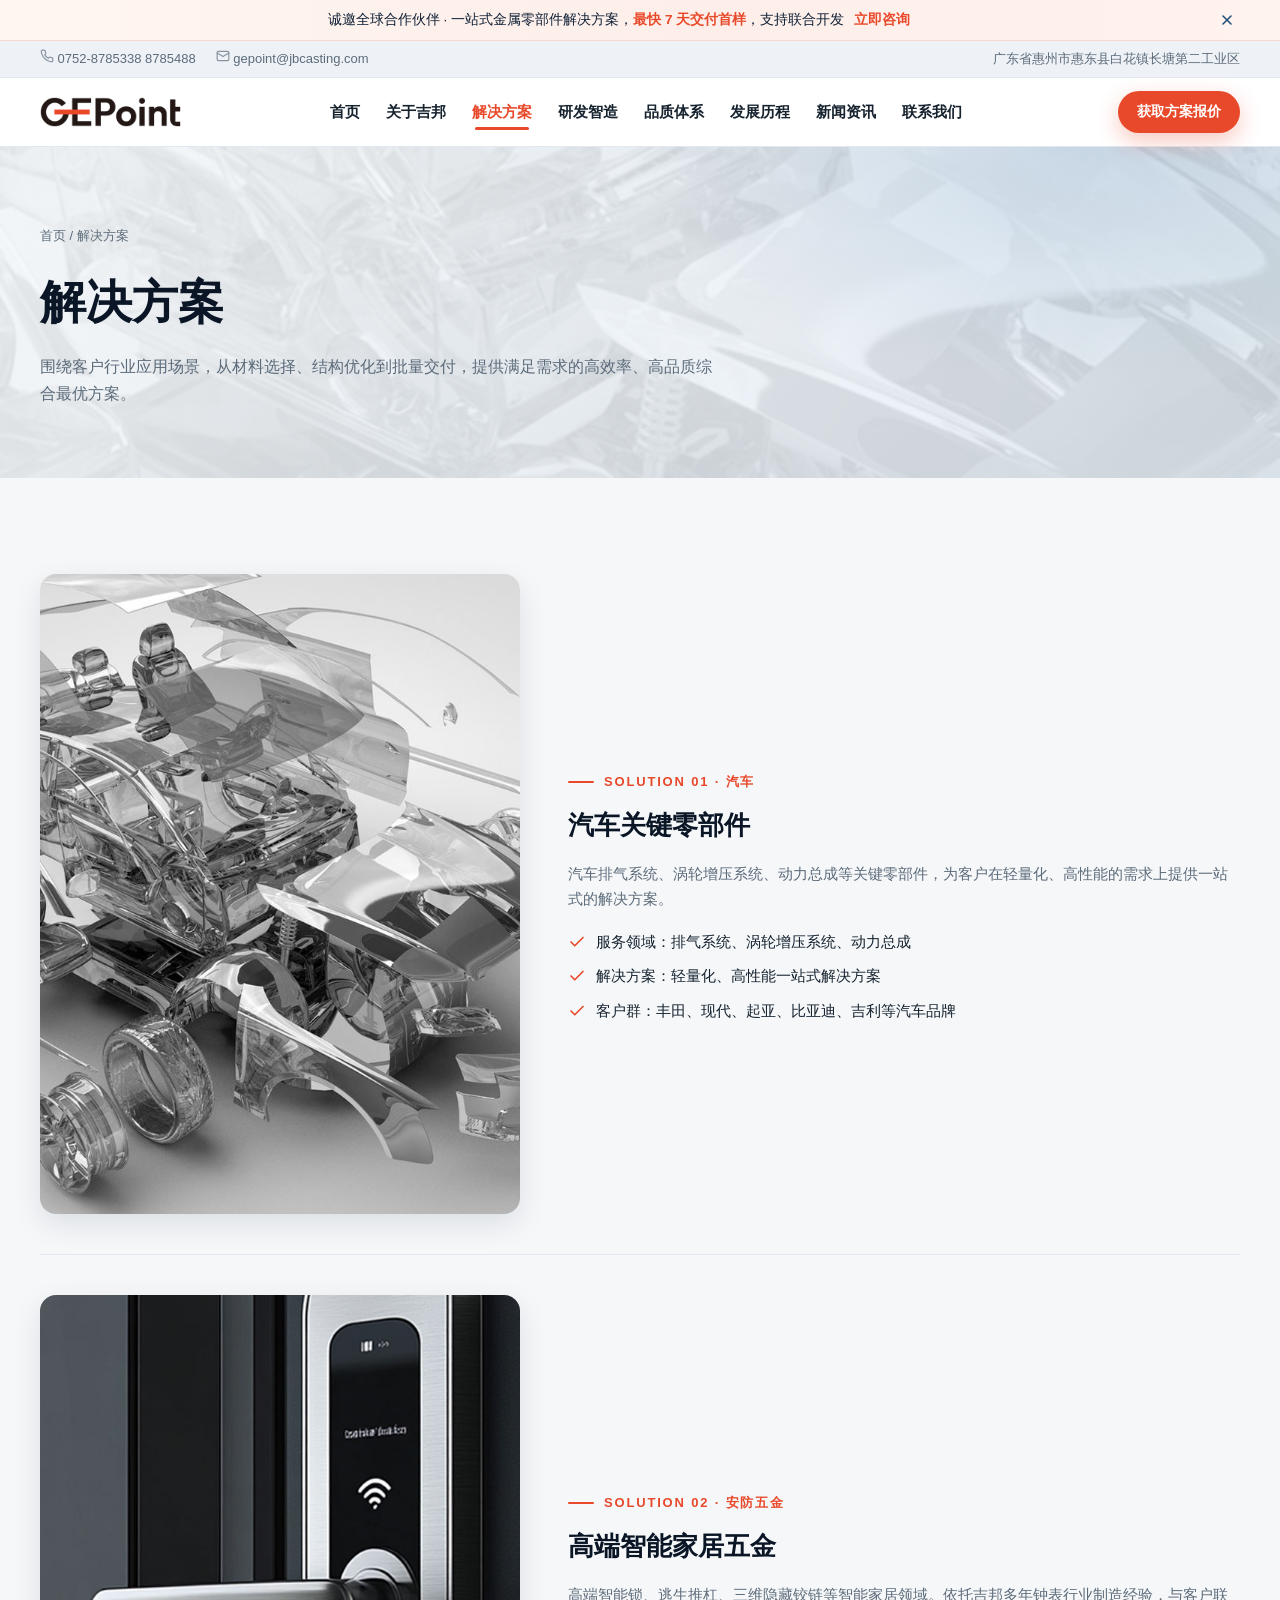
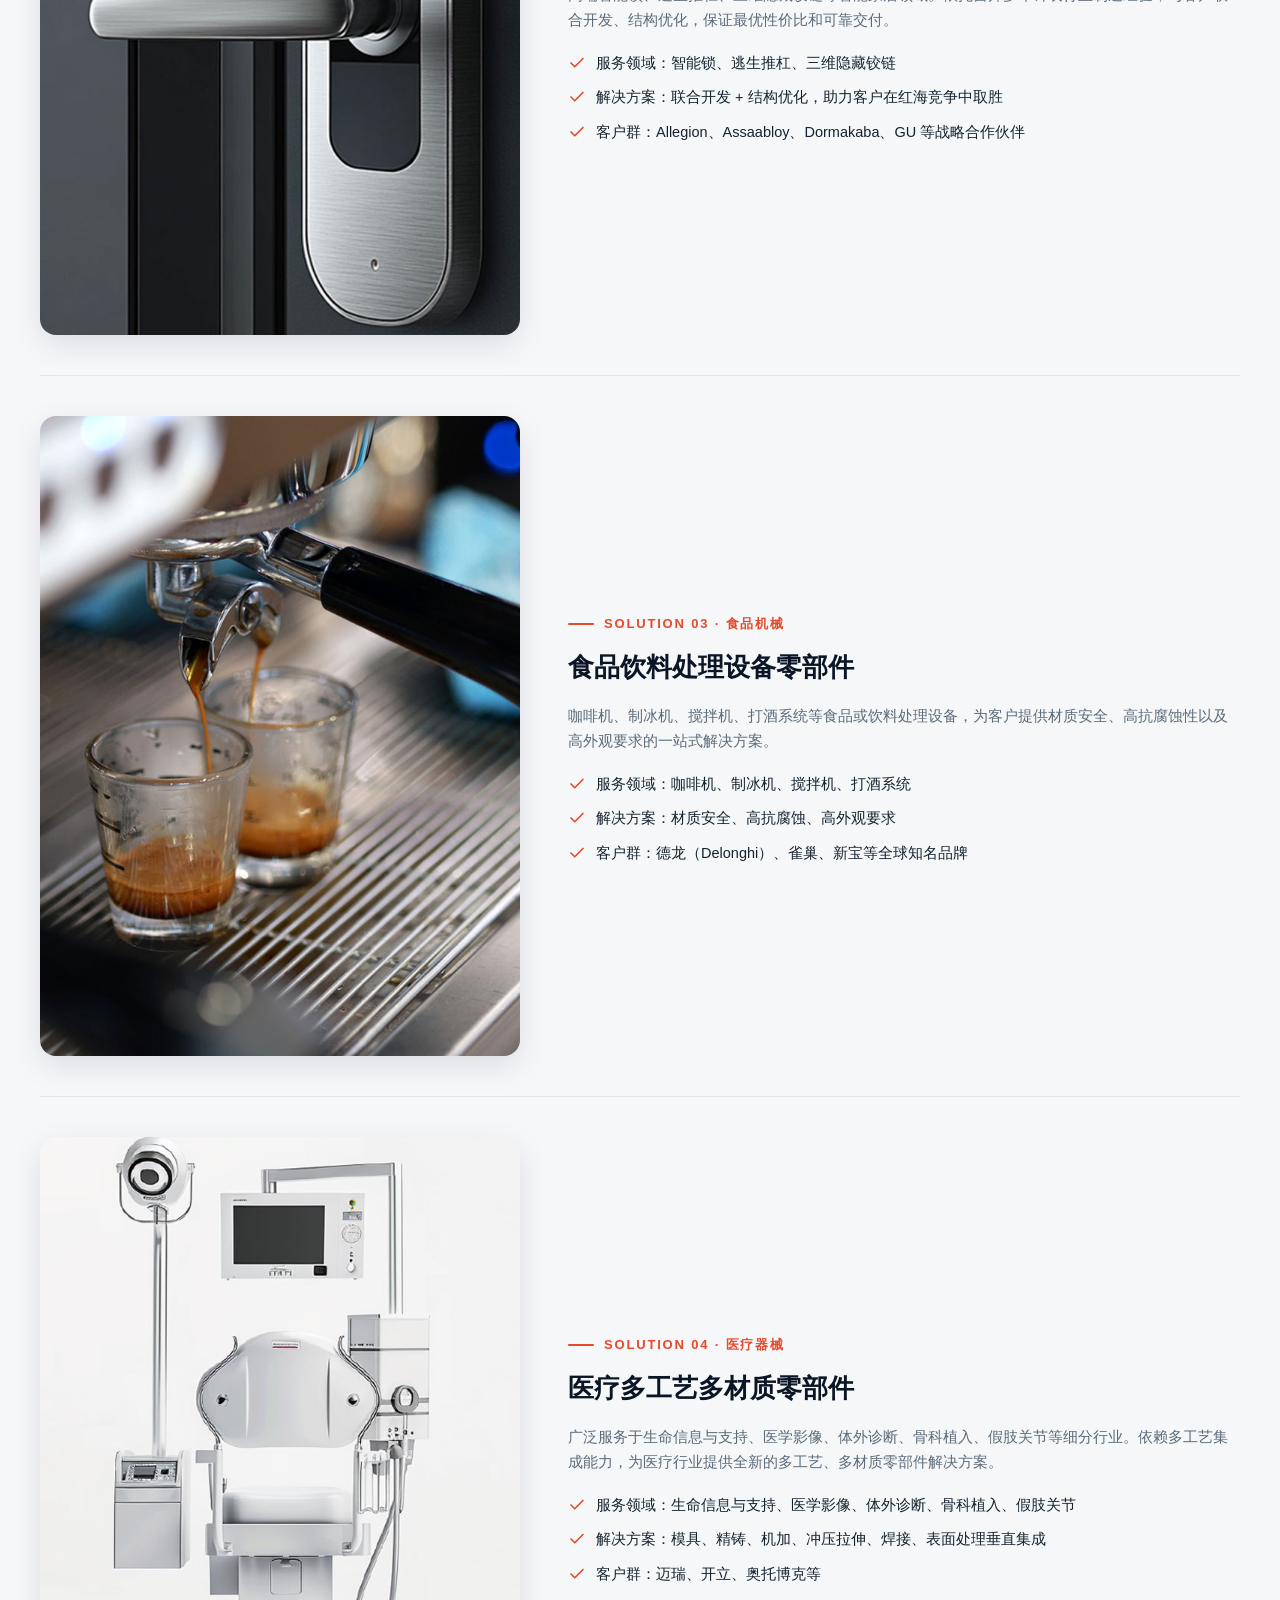
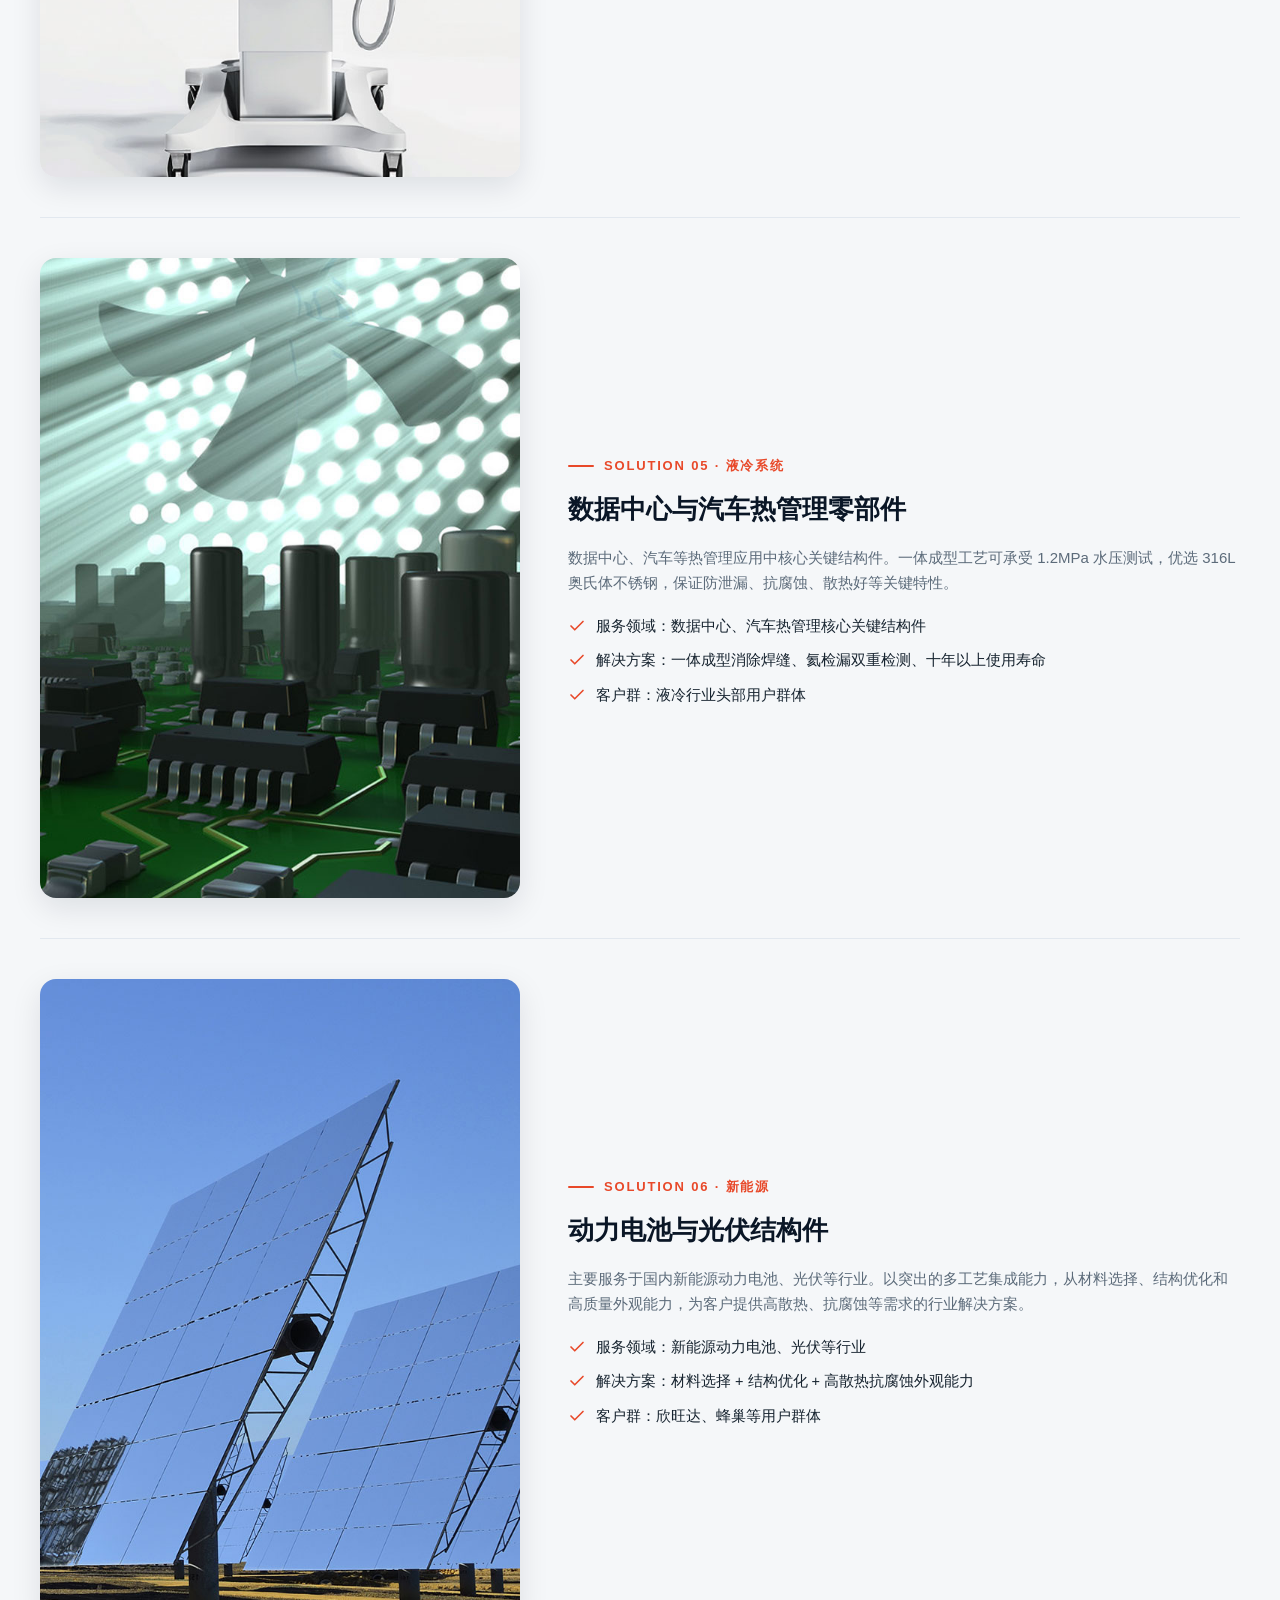
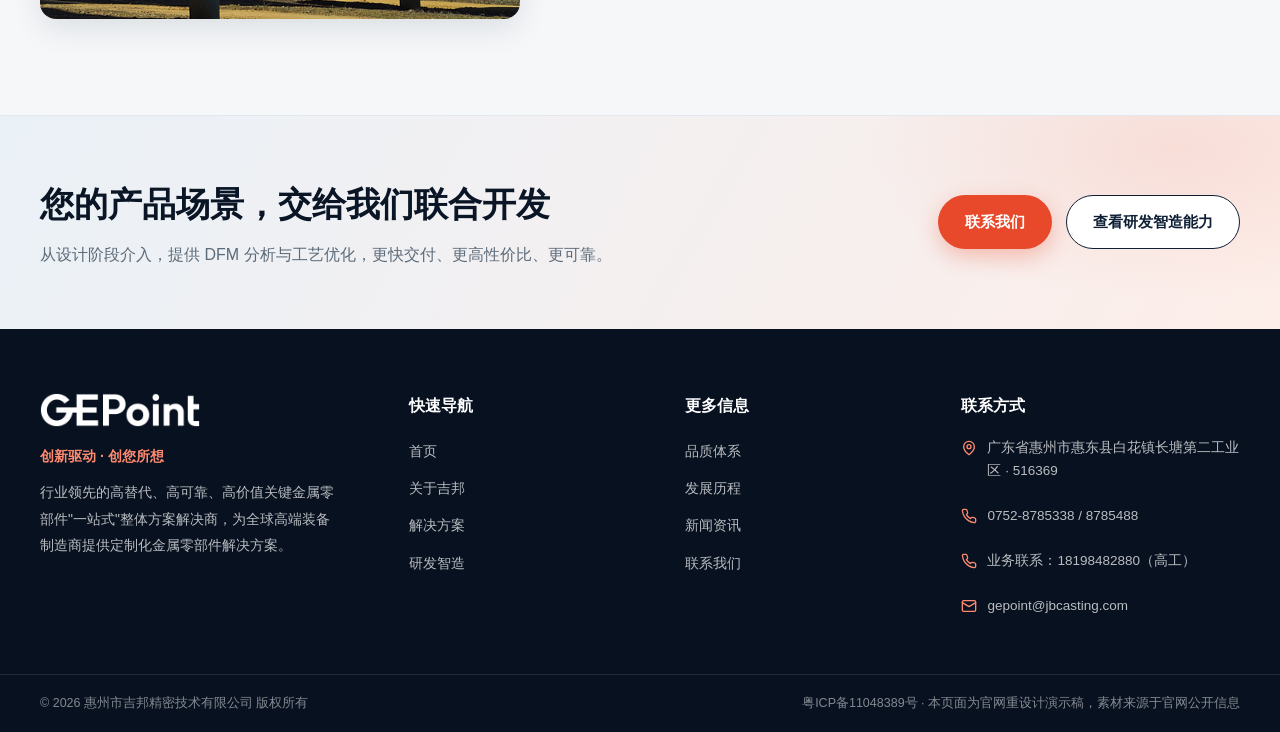
<file: solutions.html>
<!DOCTYPE html>
<html lang="zh-CN">
<head>
  <meta charset="UTF-8">
  <meta name="viewport" content="width=device-width, initial-scale=1.0">
  <title>解决方案 - 吉邦精密</title>
  <meta name="description" content="吉邦精密深耕汽车、安防五金、食品机械、医疗器械、液冷系统、新能源六大领域，为全球高端装备制造商提供一站式、定制化的金属零部件整体解决方案。">
  <link rel="icon" type="image/png" href="assets/img/logo-header.png">
  <link rel="stylesheet" href="css/style.css">
</head>
<body>

<div class="announce" id="announce">
  <div class="container">
    <span>诚邀全球合作伙伴 · 一站式金属零部件解决方案，<b>最快 7 天交付首样</b>，支持联合开发</span>
    <a class="announce-cta" href="contact.html">立即咨询</a>
    <button class="announce-close" aria-label="关闭公告">
      <svg viewBox="0 0 24 24" fill="none" stroke="currentColor" stroke-width="2.4" stroke-linecap="round"><path d="M18 6 6 18M6 6l12 12"/></svg>
    </button>
  </div>
</div>

<header class="site-header">
  <div class="topbar">
    <div class="container">
      <div class="topbar-left">
        <a href="tel:07528785338">
          <svg viewBox="0 0 24 24" fill="none" stroke="currentColor" stroke-width="2" stroke-linecap="round" stroke-linejoin="round"><path d="M22 16.92v3a2 2 0 0 1-2.18 2 19.79 19.79 0 0 1-8.63-3.07 19.5 19.5 0 0 1-6-6 19.79 19.79 0 0 1-3.07-8.67A2 2 0 0 1 4.11 2h3a2 2 0 0 1 2 1.72c.13.96.36 1.9.7 2.81a2 2 0 0 1-.45 2.11L8.09 9.91a16 16 0 0 0 6 6l1.27-1.27a2 2 0 0 1 2.11-.45c.91.34 1.85.57 2.81.7A2 2 0 0 1 22 16.92z"/></svg>
          0752-8785338 8785488
        </a>
        <a href="mailto:gepoint@jbcasting.com" class="hide-sm">
          <svg viewBox="0 0 24 24" fill="none" stroke="currentColor" stroke-width="2" stroke-linecap="round" stroke-linejoin="round"><rect x="2" y="4" width="20" height="16" rx="2"/><path d="m22 7-10 6L2 7"/></svg>
          gepoint@jbcasting.com
        </a>
      </div>
      <div class="topbar-right">
        <span>广东省惠州市惠东县白花镇长塘第二工业区</span>
      </div>
    </div>
  </div>
  <div class="container nav-wrap">
    <a class="brand" href="index.html">
      <img src="assets/img/logo-header.png" alt="吉邦精密">
      <span class="brand-name">吉邦精密<small>JIBANG PRECISION</small></span>
    </a>
    <nav class="main-nav" id="mainNav">
      <a href="index.html">首页</a>
      <a href="about.html">关于吉邦</a>
      <a href="solutions.html" class="active">解决方案</a>
      <a href="manufacturing.html">研发智造</a>
      <a href="quality.html">品质体系</a>
      <a href="history.html">发展历程</a>
      <a href="news.html">新闻资讯</a>
      <a href="contact.html">联系我们</a>
    </nav>
    <div class="nav-cta"><a class="btn btn-accent" href="contact.html">获取方案报价</a></div>
    <button class="nav-toggle" aria-label="打开菜单" aria-expanded="false">
      <svg viewBox="0 0 24 24" fill="none" stroke="currentColor" stroke-width="2" stroke-linecap="round"><path d="M3 6h18M3 12h18M3 18h18"/></svg>
    </button>
  </div>
</header>

<section class="page-hero">
  <div class="bg-img"><img src="assets/img/auto.jpg" alt="吉邦精密解决方案"></div>
  <div class="container">
    <div class="page-hero-inner">
      <div class="crumbs"><a href="index.html">首页</a> / 解决方案</div>
      <h1>解决方案</h1>
      <p>围绕客户行业应用场景，从材料选择、结构优化到批量交付，提供满足需求的高效率、高品质综合最优方案。</p>
    </div>
  </div>
</section>

<section class="section">
  <div class="container">

    <div class="sol-detail reveal" id="auto">
      <div class="media"><img src="assets/img/auto.jpg" alt="汽车行业解决方案"></div>
      <div>
        <span class="eyebrow">Solution 01 · 汽车</span>
        <h3>汽车关键零部件</h3>
        <p>汽车排气系统、涡轮增压系统、动力总成等关键零部件，为客户在轻量化、高性能的需求上提供一站式的解决方案。</p>
        <ul class="info">
          <li>
            <svg viewBox="0 0 24 24" fill="none" stroke="currentColor" stroke-width="2.2" stroke-linecap="round" stroke-linejoin="round"><path d="M20 6 9 17l-5-5"/></svg>
            服务领域：排气系统、涡轮增压系统、动力总成
          </li>
          <li>
            <svg viewBox="0 0 24 24" fill="none" stroke="currentColor" stroke-width="2.2" stroke-linecap="round" stroke-linejoin="round"><path d="M20 6 9 17l-5-5"/></svg>
            解决方案：轻量化、高性能一站式解决方案
          </li>
          <li>
            <svg viewBox="0 0 24 24" fill="none" stroke="currentColor" stroke-width="2.2" stroke-linecap="round" stroke-linejoin="round"><path d="M20 6 9 17l-5-5"/></svg>
            客户群：丰田、现代、起亚、比亚迪、吉利等汽车品牌
          </li>
        </ul>
      </div>
    </div>

    <div class="sol-detail reveal" id="security">
      <div class="media"><img src="assets/img/security.jpg" alt="安防五金解决方案"></div>
      <div>
        <span class="eyebrow">Solution 02 · 安防五金</span>
        <h3>高端智能家居五金</h3>
        <p>高端智能锁、逃生推杠、三维隐藏铰链等智能家居领域。依托吉邦多年钟表行业制造经验，与客户联合开发、结构优化，保证最优性价比和可靠交付。</p>
        <ul class="info">
          <li>
            <svg viewBox="0 0 24 24" fill="none" stroke="currentColor" stroke-width="2.2" stroke-linecap="round" stroke-linejoin="round"><path d="M20 6 9 17l-5-5"/></svg>
            服务领域：智能锁、逃生推杠、三维隐藏铰链
          </li>
          <li>
            <svg viewBox="0 0 24 24" fill="none" stroke="currentColor" stroke-width="2.2" stroke-linecap="round" stroke-linejoin="round"><path d="M20 6 9 17l-5-5"/></svg>
            解决方案：联合开发 + 结构优化，助力客户在红海竞争中取胜
          </li>
          <li>
            <svg viewBox="0 0 24 24" fill="none" stroke="currentColor" stroke-width="2.2" stroke-linecap="round" stroke-linejoin="round"><path d="M20 6 9 17l-5-5"/></svg>
            客户群：Allegion、Assaabloy、Dormakaba、GU 等战略合作伙伴
          </li>
        </ul>
      </div>
    </div>

    <div class="sol-detail reveal" id="food">
      <div class="media"><img src="assets/img/food.jpg" alt="食品机械解决方案"></div>
      <div>
        <span class="eyebrow">Solution 03 · 食品机械</span>
        <h3>食品饮料处理设备零部件</h3>
        <p>咖啡机、制冰机、搅拌机、打酒系统等食品或饮料处理设备，为客户提供材质安全、高抗腐蚀性以及高外观要求的一站式解决方案。</p>
        <ul class="info">
          <li>
            <svg viewBox="0 0 24 24" fill="none" stroke="currentColor" stroke-width="2.2" stroke-linecap="round" stroke-linejoin="round"><path d="M20 6 9 17l-5-5"/></svg>
            服务领域：咖啡机、制冰机、搅拌机、打酒系统
          </li>
          <li>
            <svg viewBox="0 0 24 24" fill="none" stroke="currentColor" stroke-width="2.2" stroke-linecap="round" stroke-linejoin="round"><path d="M20 6 9 17l-5-5"/></svg>
            解决方案：材质安全、高抗腐蚀、高外观要求
          </li>
          <li>
            <svg viewBox="0 0 24 24" fill="none" stroke="currentColor" stroke-width="2.2" stroke-linecap="round" stroke-linejoin="round"><path d="M20 6 9 17l-5-5"/></svg>
            客户群：德龙（Delonghi）、雀巢、新宝等全球知名品牌
          </li>
        </ul>
      </div>
    </div>

    <div class="sol-detail reveal" id="medical">
      <div class="media"><img src="assets/img/medical.jpg" alt="医疗器械解决方案"></div>
      <div>
        <span class="eyebrow">Solution 04 · 医疗器械</span>
        <h3>医疗多工艺多材质零部件</h3>
        <p>广泛服务于生命信息与支持、医学影像、体外诊断、骨科植入、假肢关节等细分行业。依赖多工艺集成能力，为医疗行业提供全新的多工艺、多材质零部件解决方案。</p>
        <ul class="info">
          <li>
            <svg viewBox="0 0 24 24" fill="none" stroke="currentColor" stroke-width="2.2" stroke-linecap="round" stroke-linejoin="round"><path d="M20 6 9 17l-5-5"/></svg>
            服务领域：生命信息与支持、医学影像、体外诊断、骨科植入、假肢关节
          </li>
          <li>
            <svg viewBox="0 0 24 24" fill="none" stroke="currentColor" stroke-width="2.2" stroke-linecap="round" stroke-linejoin="round"><path d="M20 6 9 17l-5-5"/></svg>
            解决方案：模具、精铸、机加、冲压拉伸、焊接、表面处理垂直集成
          </li>
          <li>
            <svg viewBox="0 0 24 24" fill="none" stroke="currentColor" stroke-width="2.2" stroke-linecap="round" stroke-linejoin="round"><path d="M20 6 9 17l-5-5"/></svg>
            客户群：迈瑞、开立、奥托博克等
          </li>
        </ul>
      </div>
    </div>

    <div class="sol-detail reveal" id="liquid">
      <div class="media"><img src="assets/img/liquid.jpg" alt="液冷系统解决方案"></div>
      <div>
        <span class="eyebrow">Solution 05 · 液冷系统</span>
        <h3>数据中心与汽车热管理零部件</h3>
        <p>数据中心、汽车等热管理应用中核心关键结构件。一体成型工艺可承受 1.2MPa 水压测试，优选 316L 奥氏体不锈钢，保证防泄漏、抗腐蚀、散热好等关键特性。</p>
        <ul class="info">
          <li>
            <svg viewBox="0 0 24 24" fill="none" stroke="currentColor" stroke-width="2.2" stroke-linecap="round" stroke-linejoin="round"><path d="M20 6 9 17l-5-5"/></svg>
            服务领域：数据中心、汽车热管理核心关键结构件
          </li>
          <li>
            <svg viewBox="0 0 24 24" fill="none" stroke="currentColor" stroke-width="2.2" stroke-linecap="round" stroke-linejoin="round"><path d="M20 6 9 17l-5-5"/></svg>
            解决方案：一体成型消除焊缝、氦检漏双重检测、十年以上使用寿命
          </li>
          <li>
            <svg viewBox="0 0 24 24" fill="none" stroke="currentColor" stroke-width="2.2" stroke-linecap="round" stroke-linejoin="round"><path d="M20 6 9 17l-5-5"/></svg>
            客户群：液冷行业头部用户群体
          </li>
        </ul>
      </div>
    </div>

    <div class="sol-detail reveal" id="newenergy">
      <div class="media"><img src="assets/img/newenergy.jpg" alt="新能源解决方案"></div>
      <div>
        <span class="eyebrow">Solution 06 · 新能源</span>
        <h3>动力电池与光伏结构件</h3>
        <p>主要服务于国内新能源动力电池、光伏等行业。以突出的多工艺集成能力，从材料选择、结构优化和高质量外观能力，为客户提供高散热、抗腐蚀等需求的行业解决方案。</p>
        <ul class="info">
          <li>
            <svg viewBox="0 0 24 24" fill="none" stroke="currentColor" stroke-width="2.2" stroke-linecap="round" stroke-linejoin="round"><path d="M20 6 9 17l-5-5"/></svg>
            服务领域：新能源动力电池、光伏等行业
          </li>
          <li>
            <svg viewBox="0 0 24 24" fill="none" stroke="currentColor" stroke-width="2.2" stroke-linecap="round" stroke-linejoin="round"><path d="M20 6 9 17l-5-5"/></svg>
            解决方案：材料选择 + 结构优化 + 高散热抗腐蚀外观能力
          </li>
          <li>
            <svg viewBox="0 0 24 24" fill="none" stroke="currentColor" stroke-width="2.2" stroke-linecap="round" stroke-linejoin="round"><path d="M20 6 9 17l-5-5"/></svg>
            客户群：欣旺达、蜂巢等用户群体
          </li>
        </ul>
      </div>
    </div>

  </div>
</section>

<section class="cta-band">
  <div class="container cta-inner">
    <div class="reveal">
      <h2>您的产品场景，交给我们联合开发</h2>
      <p>从设计阶段介入，提供 DFM 分析与工艺优化，更快交付、更高性价比、更可靠。</p>
    </div>
    <div class="btn-wrap reveal">
      <a class="btn btn-accent" href="contact.html">联系我们</a>
      <a class="btn btn-white-ghost" href="manufacturing.html">查看研发智造能力</a>
    </div>
  </div>
</section>

<footer class="site-footer">
  <div class="container footer-main">
    <div class="footer-brand">
      <img src="assets/img/logo-header.png" alt="吉邦精密" style="filter: brightness(0) invert(1);">
      <p class="slogan">创新驱动 · 创您所想</p>
      <p>行业领先的高替代、高可靠、高价值关键金属零部件"一站式"整体方案解决商，为全球高端装备制造商提供定制化金属零部件解决方案。</p>
    </div>
    <div>
      <h4>快速导航</h4>
      <ul>
        <li><a href="index.html">首页</a></li>
        <li><a href="about.html">关于吉邦</a></li>
        <li><a href="solutions.html">解决方案</a></li>
        <li><a href="manufacturing.html">研发智造</a></li>
      </ul>
    </div>
    <div>
      <h4>更多信息</h4>
      <ul>
        <li><a href="quality.html">品质体系</a></li>
        <li><a href="history.html">发展历程</a></li>
        <li><a href="news.html">新闻资讯</a></li>
        <li><a href="contact.html">联系我们</a></li>
      </ul>
    </div>
    <div>
      <h4>联系方式</h4>
      <ul class="footer-contact">
        <li>
          <svg viewBox="0 0 24 24" fill="none" stroke="currentColor" stroke-width="2" stroke-linecap="round" stroke-linejoin="round"><path d="M20 10c0 6-8 12-8 12s-8-6-8-12a8 8 0 0 1 16 0z"/><circle cx="12" cy="10" r="3"/></svg>
          <span>广东省惠州市惠东县白花镇长塘第二工业区 · 516369</span>
        </li>
        <li>
          <svg viewBox="0 0 24 24" fill="none" stroke="currentColor" stroke-width="2" stroke-linecap="round" stroke-linejoin="round"><path d="M22 16.92v3a2 2 0 0 1-2.18 2 19.79 19.79 0 0 1-8.63-3.07 19.5 19.5 0 0 1-6-6 19.79 19.79 0 0 1-3.07-8.67A2 2 0 0 1 4.11 2h3a2 2 0 0 1 2 1.72c.13.96.36 1.9.7 2.81a2 2 0 0 1-.45 2.11L8.09 9.91a16 16 0 0 0 6 6l1.27-1.27a2 2 0 0 1 2.11-.45c.91.34 1.85.57 2.81.7A2 2 0 0 1 22 16.92z"/></svg>
          <span>0752-8785338 / 8785488</span>
        </li>
        <li>
          <svg viewBox="0 0 24 24" fill="none" stroke="currentColor" stroke-width="2" stroke-linecap="round" stroke-linejoin="round"><path d="M22 16.92v3a2 2 0 0 1-2.18 2 19.79 19.79 0 0 1-8.63-3.07 19.5 19.5 0 0 1-6-6 19.79 19.79 0 0 1-3.07-8.67A2 2 0 0 1 4.11 2h3a2 2 0 0 1 2 1.72c.13.96.36 1.9.7 2.81a2 2 0 0 1-.45 2.11L8.09 9.91a16 16 0 0 0 6 6l1.27-1.27a2 2 0 0 1 2.11-.45c.91.34 1.85.57 2.81.7A2 2 0 0 1 22 16.92z"/></svg>
          <span>业务联系：18198482880（高工）</span>
        </li>
        <li>
          <svg viewBox="0 0 24 24" fill="none" stroke="currentColor" stroke-width="2" stroke-linecap="round" stroke-linejoin="round"><rect x="2" y="4" width="20" height="16" rx="2"/><path d="m22 7-10 6L2 7"/></svg>
          <span>gepoint@jbcasting.com</span>
        </li>
      </ul>
    </div>
  </div>
  <div class="footer-bottom">
    <div class="container">
      <span>© 2026 惠州市吉邦精密技术有限公司 版权所有</span>
      <span>粤ICP备11048389号 · 本页面为官网重设计演示稿，素材来源于官网公开信息</span>
    </div>
  </div>
</footer>

<button class="back-top" aria-label="返回顶部">
  <svg viewBox="0 0 24 24" fill="none" stroke="currentColor" stroke-width="2.4" stroke-linecap="round" stroke-linejoin="round"><path d="m18 15-6-6-6 6"/></svg>
</button>

<script src="js/main.js"></script>
</body>
</html>
</file>
<file: css/style.css>
:root {
  --navy-950: #071120;
  --navy-900: #0a1626;
  --navy-800: #0f2036;
  --navy-700: #16304f;
  --navy-600: #1f4e79;
  --blue-500: #2e6ca4;
  --blue-300: #7fa8cd;
  --accent: #e8492a;
  --accent-dark: #c93a1f;
  --accent-soft: #fdeee9;
  --ink: #16232f;
  --muted: #5c6b7a;
  --bg: #f5f7f9;
  --card: #ffffff;
  --line: #e2e8ef;
  --white: #ffffff;
  --shadow-sm: 0 1px 2px rgba(10, 22, 38, 0.06);
  --shadow-md: 0 10px 30px rgba(10, 22, 38, 0.10);
  --shadow-lg: 0 24px 60px rgba(10, 22, 38, 0.16);
  --radius: 14px;
  --radius-sm: 9px;
  --container: 1200px;
  --font: "Microsoft YaHei", "PingFang SC", "HarmonyOS Sans SC", "Source Han Sans SC", "Noto Sans CJK SC", "Segoe UI", sans-serif;
}

* { margin: 0; padding: 0; box-sizing: border-box; }

html { scroll-behavior: smooth; }
html, body { overflow-x: clip; }

body {
  font-family: var(--font);
  color: var(--ink);
  background: var(--bg);
  line-height: 1.7;
  -webkit-font-smoothing: antialiased;
  font-size: 16px;
}

img { max-width: 100%; display: block; }
a { color: inherit; text-decoration: none; }
ul { list-style: none; }

.container { width: min(var(--container), 100% - 48px); margin-inline: auto; }

.eyebrow {
  display: inline-flex;
  align-items: center;
  gap: 10px;
  font-size: 13px;
  font-weight: 700;
  letter-spacing: 0.14em;
  color: var(--accent);
  text-transform: uppercase;
}
.eyebrow::before { content: ""; width: 26px; height: 2px; background: var(--accent); border-radius: 2px; }
.eyebrow.center::after { content: ""; width: 26px; height: 2px; background: var(--accent); border-radius: 2px; }
.eyebrow.center { justify-content: center; }

.section { padding: 96px 0; }
.section-head { max-width: 760px; margin-bottom: 52px; }
.section-head.center { margin-inline: auto; text-align: center; }
.section-head h2 { font-size: clamp(28px, 3.4vw, 42px); line-height: 1.25; margin: 14px 0 14px; font-weight: 800; color: var(--navy-900); letter-spacing: -0.01em; }
.section-head h2 em { font-style: normal; color: var(--accent); }
.section-head p { color: var(--muted); font-size: 16.5px; }

.btn {
  display: inline-flex;
  align-items: center;
  justify-content: center;
  gap: 8px;
  padding: 13px 26px;
  border-radius: 999px;
  font-weight: 700;
  font-size: 15px;
  border: 1.5px solid transparent;
  cursor: pointer;
  transition: all 0.22s ease;
  white-space: nowrap;
}
.btn svg { width: 16px; height: 16px; }
.btn-accent { background: var(--accent); color: #fff; box-shadow: 0 8px 22px rgba(232, 73, 42, 0.30); }
.btn-accent:hover { background: var(--accent-dark); transform: translateY(-2px); box-shadow: 0 12px 28px rgba(232, 73, 42, 0.36); }
.btn-navy { background: var(--navy-800); color: #fff; }
.btn-navy:hover { background: var(--navy-700); transform: translateY(-2px); }
.btn-ghost { background: transparent; color: var(--navy-800); border-color: rgba(15, 32, 54, 0.28); }
.btn-ghost:hover { border-color: var(--navy-800); background: rgba(15, 32, 54, 0.05); }
.btn-light { background: var(--navy-800); color: #fff; }
.btn-light:hover { transform: translateY(-2px); box-shadow: var(--shadow-md); }
.btn-white-ghost { background: #fff; color: var(--navy-800); border-color: var(--navy-800); }
.btn-white-ghost:hover { background: var(--navy-800); color: #fff; transform: translateY(-2px); }
.btn-ghost-light { background: transparent; color: #fff; border-color: rgba(255,255,255,0.55); }
.btn-ghost-light:hover { background: rgba(255,255,255,0.14); border-color: #fff; }

/* ---------- Header ---------- */
.site-header {
  position: sticky;
  top: 0;
  z-index: 100;
  background: rgba(255,255,255,0.92);
  backdrop-filter: blur(12px);
  border-bottom: 1px solid var(--line);
  transition: box-shadow 0.25s ease;
}
.site-header.scrolled { box-shadow: 0 8px 30px rgba(10,22,38,0.10); }

.announce { background: linear-gradient(90deg, #fff6f2, #fdeee9 55%, #fff3ef); border-bottom: 1px solid #f5d8cf; color: var(--navy-800); }
.announce .container { display: flex; align-items: center; justify-content: center; gap: 10px; min-height: 40px; font-size: 13.5px; position: relative; padding-right: 42px; text-align: center; }
.announce b { color: var(--accent); font-weight: 700; }
.announce .announce-cta { color: var(--accent); font-weight: 700; white-space: nowrap; }
.announce .announce-cta:hover { text-decoration: underline; }
.announce .announce-close { position: absolute; right: 0; top: 50%; transform: translateY(-50%); width: 26px; height: 26px; border: none; background: transparent; cursor: pointer; color: var(--navy-600); display: flex; align-items: center; justify-content: center; border-radius: 50%; }
.announce .announce-close:hover { background: rgba(232,73,42,0.14); color: var(--accent); }
.announce .announce-close svg { width: 16px; height: 16px; }
.announce.hidden { display: none; }
.topbar { background: #eef2f6; color: var(--muted); font-size: 13px; border-bottom: 1px solid var(--line); }
.topbar .container { display: flex; align-items: center; justify-content: space-between; min-height: 36px; gap: 16px; }
.topbar a:hover { color: var(--accent); }
.topbar-left, .topbar-right { display: flex; align-items: center; gap: 20px; }
.topbar-right a { display: inline-flex; align-items: center; gap: 6px; }
.topbar svg { width: 14px; height: 14px; opacity: 0.7; }
.topbar .lang { border-left: 1px solid rgba(255,255,255,0.22); padding-left: 18px; }

.nav-wrap { display: flex; align-items: center; justify-content: space-between; min-height: 68px; gap: 16px; flex-wrap: nowrap; }
.brand { display: flex; align-items: center; gap: 10px; flex: 0 0 auto; }
.brand img { height: 30px; width: auto; }
.brand-name { display: none; }

.main-nav { display: flex; align-items: center; gap: 2px; flex-wrap: nowrap; }
.main-nav a {
  position: relative;
  padding: 10px 12px;
  font-size: 15px;
  white-space: nowrap;
  font-weight: 600;
  color: var(--ink);
  border-radius: 8px;
  transition: color 0.2s ease;
}
.main-nav a::after {
  content: "";
  position: absolute;
  left: 15px; right: 15px; bottom: 5px;
  height: 2.5px;
  border-radius: 2px;
  background: var(--accent);
  transform: scaleX(0);
  transform-origin: left;
  transition: transform 0.22s ease;
}
.main-nav a:hover, .main-nav a.active { color: var(--accent); }
.main-nav a.active::after, .main-nav a:hover::after { transform: scaleX(1); }
.nav-cta { margin-left: 6px; }
.nav-cta .btn { padding: 9px 18px; font-size: 13.5px; }

.nav-toggle {
  display: none;
  width: 42px; height: 42px;
  border: 1px solid var(--line);
  border-radius: 10px;
  background: #fff;
  cursor: pointer;
  align-items: center;
  justify-content: center;
}
.nav-toggle svg { width: 22px; height: 22px; stroke: var(--navy-900); }

/* ---------- Hero ---------- */
.hero {
  position: relative;
  min-height: min(78vh, 720px);
  display: flex;
  align-items: center;
  color: #fff;
  overflow: hidden;
  isolation: isolate;
}
.hero-bg { position: absolute; inset: 0; z-index: -2; }
.hero-bg img { width: 100%; height: 100%; object-fit: cover; }
.hero-bg::after {
  content: "";
  position: absolute; inset: 0;
  background:
    linear-gradient(100deg, rgba(7,17,32,0.82) 0%, rgba(10,22,38,0.60) 45%, rgba(15,32,54,0.16) 100%),
    linear-gradient(0deg, rgba(7,17,32,0.38), rgba(7,17,32,0.02));
}
.hero-inner { padding: 110px 0; max-width: 860px; }
.hero .eyebrow { color: #ffb3a0; }
.hero .eyebrow::before, .hero .eyebrow.center::after { background: var(--accent); }
.hero h1 {
  font-size: clamp(36px, 5.6vw, 62px);
  line-height: 1.18;
  font-weight: 800;
  letter-spacing: 0.01em;
  margin: 22px 0 18px;
}
.hero h1 em { font-style: normal; color: #ff8a6f; }
.hero p.lead { font-size: clamp(16px, 1.7vw, 19px); color: rgba(255,255,255,0.86); max-width: 620px; }
.hero-actions { display: flex; flex-wrap: wrap; gap: 14px; margin-top: 38px; }
.hero-meta { display: flex; flex-wrap: wrap; gap: 8px 28px; margin-top: 44px; font-size: 13.5px; color: rgba(255,255,255,0.72); }
.hero-meta span { display: inline-flex; align-items: center; gap: 8px; }
.hero-meta svg { width: 15px; height: 15px; color: #ff8a6f; }

/* Page hero (inner pages) */
.page-hero {
  position: relative;
  color: var(--navy-900);
  background: linear-gradient(135deg, #edf3f8 0%, #e2ecf5 100%);
  overflow: hidden;
  isolation: isolate;
}
.page-hero .bg-img { position: absolute; inset: 0; z-index: -1; }
.page-hero .bg-img img { width: 100%; height: 100%; object-fit: cover; opacity: 0.16; }
.page-hero::after {
  content: "";
  position: absolute; inset: 0; z-index: -1;
  background:
    radial-gradient(60% 120% at 85% 0%, rgba(46,108,164,0.16), transparent 60%),
    linear-gradient(120deg, rgba(255,255,255,0.40), rgba(255,255,255,0.04));
}
.page-hero-inner { padding: 78px 0 70px; }
.page-hero .crumbs { font-size: 13px; color: var(--muted); margin-bottom: 16px; }
.page-hero .crumbs a:hover { color: var(--accent); }
.page-hero h1 { font-size: clamp(30px, 4.2vw, 46px); font-weight: 800; margin-bottom: 12px; }
.page-hero p { max-width: 680px; color: var(--muted); font-size: 16px; }

/* ---------- Stats ---------- */
.stats-band { background: #fff; border-top: 1px solid var(--line); border-bottom: 1px solid var(--line); position: relative; }
.stats-grid {
  position: relative;
  display: grid;
  grid-template-columns: repeat(4, 1fr);
  gap: 20px;
}
.stat { background: #fff; border: 1px solid var(--line); border-radius: 16px; box-shadow: var(--shadow-sm); padding: 26px 20px; text-align: center; transition: transform 0.24s ease, box-shadow 0.24s ease; }
.stat:hover { transform: translateY(-4px); box-shadow: var(--shadow-md); }
.stat b { font-size: clamp(28px, 3.4vw, 40px); font-weight: 800; line-height: 1.1; display: block; color: var(--navy-900); }
.stat b i { font-style: normal; color: var(--accent); }
.stat span { font-size: 13.5px; color: var(--muted); display: block; margin-top: 8px; }

/* ---------- Generic two-col split ---------- */
.split { display: grid; grid-template-columns: 1fr 1fr; gap: 64px; align-items: center; }
.split.rev { direction: rtl; }
.split.rev > * { direction: ltr; }
.split .media { position: relative; }
.split .media img { border-radius: 18px; box-shadow: var(--shadow-lg); width: 100%; object-fit: cover; aspect-ratio: 4/3; }
.media-badge {
  position: absolute;
  left: -18px; bottom: 26px;
  background: var(--accent);
  color: #fff;
  border-radius: 14px;
  padding: 18px 22px;
  box-shadow: 0 18px 40px rgba(232,73,42,0.35);
  line-height: 1.3;
}
.media-badge b { font-size: 30px; font-weight: 800; display: block; }
.media-badge span { font-size: 13px; opacity: 0.92; }
.split .body h2 { font-size: clamp(26px, 3vw, 38px); line-height: 1.28; color: var(--navy-900); font-weight: 800; margin: 14px 0 16px; }
.split .body h2 em { color: var(--accent); font-style: normal; }
.split .body p { color: var(--muted); margin-bottom: 14px; }
.check-list { margin: 22px 0 28px; display: grid; gap: 12px; }
.check-list li { display: flex; gap: 12px; align-items: flex-start; font-size: 15.5px; }
.check-list svg { width: 19px; height: 19px; flex: 0 0 auto; margin-top: 3px; color: var(--accent); }

/* ---------- Cards ---------- */
.card { background: var(--card); border: 1px solid var(--line); border-radius: var(--radius); box-shadow: var(--shadow-sm); transition: transform 0.24s ease, box-shadow 0.24s ease; }
.card:hover { transform: translateY(-5px); box-shadow: var(--shadow-md); }

.grid-3 { display: grid; grid-template-columns: repeat(3, 1fr); gap: 26px; }
.grid-4 { display: grid; grid-template-columns: repeat(4, 1fr); gap: 24px; }

.solution-card { overflow: hidden; }
.solution-card .media { position: relative; aspect-ratio: 4/3; overflow: hidden; }
.solution-card .media img { width: 100%; height: 100%; object-fit: cover; transition: transform 0.5s ease; }
.solution-card:hover .media img { transform: scale(1.06); }
.solution-card .media::after { content: ""; position: absolute; inset: 0; background: linear-gradient(0deg, rgba(7,17,32,0.65), transparent 55%); }
.solution-card .media .tag {
  position: absolute; left: 16px; bottom: 14px; z-index: 1;
  color: #fff; font-weight: 700; font-size: 17px;
  display: flex; align-items: center; gap: 8px;
}
.solution-card .media .tag::before { content: ""; width: 8px; height: 8px; border-radius: 50%; background: #ff8a6f; }
.solution-card .body { padding: 20px 22px 24px; }
.solution-card .body p { font-size: 14px; color: var(--muted); min-height: 66px; }
.solution-card .body .cust { margin-top: 12px; font-size: 13px; color: var(--navy-600); }
.solution-card .body .cust b { color: var(--navy-900); }
.card-link { display: inline-flex; align-items: center; gap: 6px; margin-top: 14px; font-size: 14px; font-weight: 700; color: var(--accent); }
.card-link svg { width: 15px; height: 15px; transition: transform 0.2s ease; }
.solution-card:hover .card-link svg { transform: translateX(4px); }

.cap-tile {
  padding: 26px 24px;
  text-align: center;
  position: relative;
  overflow: hidden;
}
.cap-tile::before { content: ""; position: absolute; inset: 0 0 auto 0; height: 3px; background: linear-gradient(90deg, var(--accent), #ff8a6f); transform: scaleX(0); transform-origin: left; transition: transform 0.3s ease; }
.cap-tile:hover::before { transform: scaleX(1); }
.cap-tile .ico {
  width: 58px; height: 58px;
  margin: 0 auto 16px;
  border-radius: 16px;
  background: var(--accent-soft);
  display: flex; align-items: center; justify-content: center;
  color: var(--accent);
}
.cap-tile .ico svg { width: 28px; height: 28px; }
.cap-tile h3 { font-size: 16.5px; color: var(--navy-900); margin-bottom: 8px; }
.cap-tile p { font-size: 13.5px; color: var(--muted); }

.news-card { overflow: hidden; display: flex; flex-direction: column; }
.news-card .media { aspect-ratio: 16/9; overflow: hidden; }
.news-card .media img { width: 100%; height: 100%; object-fit: cover; transition: transform 0.5s ease; }
.news-card:hover .media img { transform: scale(1.06); }
.news-card .body { padding: 20px 22px 24px; display: flex; flex-direction: column; flex: 1; }
.news-card .date { font-size: 12.5px; color: var(--muted); display: flex; align-items: center; gap: 7px; }
.news-card .date svg { width: 14px; height: 14px; }
.news-card h3 { font-size: 17px; line-height: 1.5; margin: 10px 0 10px; color: var(--navy-900); }
.news-card p { font-size: 14px; color: var(--muted); flex: 1; }
.news-card .card-link { margin-top: 16px; }

.dark-band { background: #fff; color: var(--ink); border-top: 1px solid var(--line); border-bottom: 1px solid var(--line); position: relative; overflow: hidden; }
.dark-band::before { content: ""; position: absolute; inset: 0; pointer-events: none; background: radial-gradient(55% 120% at 92% 8%, rgba(46,108,164,0.08), transparent 55%), radial-gradient(45% 110% at 6% 94%, rgba(232,73,42,0.06), transparent 55%); }
.dark-band .container { position: relative; }
.dark-band .section-head h2 { color: var(--navy-900); }
.dark-band .section-head p { color: var(--muted); }

/* ---------- Process strip ---------- */
.process-strip {
  display: grid;
  grid-template-columns: repeat(5, 1fr);
  gap: 18px;
  margin-top: 20px;
}
.step {
  background: #fff;
  border: 1px solid var(--line);
  border-radius: 14px;
  padding: 22px 18px;
  box-shadow: var(--shadow-sm);
  position: relative;
  transition: background 0.25s ease, transform 0.25s ease;
}
.step:hover { background: var(--accent-soft); transform: translateY(-4px); }
.step .no { font-size: 30px; font-weight: 800; color: var(--accent); line-height: 1; }
.step h4 { font-size: 15.5px; margin: 12px 0 3px; }
.step span { font-size: 12px; color: var(--muted); }

/* ---------- Timeline ---------- */
.timeline { position: relative; max-width: 920px; margin: 0 auto; padding-left: 34px; }
.timeline::before { content: ""; position: absolute; left: 8px; top: 6px; bottom: 6px; width: 2px; pointer-events: none; background: linear-gradient(var(--accent), var(--blue-500)); border-radius: 2px; }
.tl-item { position: relative; padding: 0 0 40px 34px; }
.tl-item:last-child { padding-bottom: 0; }
.tl-item::before {
  content: "";
  position: absolute; left: -26px; top: 6px;
  width: 18px; height: 18px;
  border-radius: 50%;
  background: #fff;
  border: 4px solid var(--accent);
  box-shadow: 0 0 0 5px rgba(232,73,42,0.14);
}
.tl-item .year { font-size: 13px; font-weight: 800; letter-spacing: 0.08em; color: var(--accent); }
.tl-item h3 { font-size: 18px; color: var(--navy-900); margin: 6px 0 4px; }
.tl-item p { color: var(--muted); font-size: 15px; max-width: 720px; }
.tl-item .en { display: block; font-size: 12.5px; color: #8fa1b3; margin-top: 2px; }

/* ---------- Certs ---------- */
.cert-row { display: grid; grid-template-columns: repeat(4, 1fr); gap: 22px; }
.cert {
  background: #fff;
  border: 1px solid var(--line);
  border-radius: 16px;
  padding: 28px 24px;
  text-align: center;
  transition: transform 0.24s ease, box-shadow 0.24s ease;
}
.cert:hover { transform: translateY(-4px); box-shadow: var(--shadow-md); }
.cert .ico { width: 52px; height: 52px; margin: 0 auto 14px; border-radius: 14px; background: var(--navy-800); color: #fff; display: flex; align-items: center; justify-content: center; }
.cert .ico svg { width: 26px; height: 26px; }
.cert h3 { font-size: 16px; color: var(--navy-900); }
.cert p { font-size: 13px; color: var(--muted); margin-top: 5px; }

.honor-list { display: grid; grid-template-columns: repeat(3, 1fr); gap: 20px; }
.honor { display: flex; gap: 16px; align-items: flex-start; background: #fff; border: 1px solid var(--line); border-radius: 14px; padding: 22px; }
.honor .dot { width: 42px; height: 42px; flex: 0 0 auto; border-radius: 12px; background: var(--accent-soft); color: var(--accent); display: flex; align-items: center; justify-content: center; }
.honor .dot svg { width: 20px; height: 20px; }
.honor h4 { font-size: 15.5px; color: var(--navy-900); }
.honor p { font-size: 13px; color: var(--muted); margin-top: 4px; }

/* ---------- Solution detail rows ---------- */
.sol-detail { display: grid; grid-template-columns: 5fr 7fr; gap: 48px; align-items: center; padding: 40px 0; border-top: 1px solid var(--line); }
.sol-detail:first-child { border-top: none; padding-top: 0; }
.sol-detail:last-child { padding-bottom: 0; }
.sol-detail .media { border-radius: 16px; overflow: hidden; box-shadow: var(--shadow-md); }
.sol-detail .media img { width: 100%; aspect-ratio: 3/4; object-fit: cover; }
.sol-detail h3 { font-size: 26px; color: var(--navy-900); font-weight: 800; margin: 10px 0 14px; }
.sol-detail p { color: var(--muted); margin-bottom: 12px; font-size: 15px; }
.sol-detail .info { display: grid; gap: 10px; margin-top: 18px; }
.sol-detail .info li { display: flex; gap: 10px; font-size: 14.5px; }
.sol-detail .info svg { width: 18px; height: 18px; flex: 0 0 auto; color: var(--accent); margin-top: 3px; }

/* ---------- Contact ---------- */
.contact-grid { display: grid; grid-template-columns: 1fr 1fr; gap: 40px; align-items: start; }
.contact-card { background: #fff; border: 1px solid var(--line); border-radius: 18px; padding: 34px; }
.contact-card h3 { font-size: 20px; color: var(--navy-900); margin-bottom: 22px; }
.contact-list { display: grid; gap: 18px; }
.contact-list li { display: flex; gap: 16px; align-items: flex-start; }
.contact-list .ico { width: 46px; height: 46px; flex: 0 0 auto; border-radius: 13px; background: var(--accent-soft); color: var(--accent); display: flex; align-items: center; justify-content: center; }
.contact-list .ico svg { width: 21px; height: 21px; }
.contact-list b { display: block; font-size: 15px; color: var(--navy-900); }
.contact-list span { font-size: 14px; color: var(--muted); }
.map-note { margin-top: 26px; border-radius: 14px; background: var(--navy-900); color: rgba(255,255,255,0.85); padding: 20px 22px; font-size: 14px; display: flex; gap: 12px; align-items: flex-start; }
.map-note svg { width: 20px; height: 20px; flex: 0 0 auto; color: #ff8a6f; margin-top: 2px; }

form.form { display: grid; gap: 16px; }
.form-row { display: grid; grid-template-columns: 1fr 1fr; gap: 16px; }
form input, form textarea, form select {
  width: 100%;
  padding: 13px 16px;
  border: 1.5px solid var(--line);
  border-radius: 10px;
  font: inherit;
  font-size: 14.5px;
  color: var(--ink);
  background: #fbfcfd;
  transition: border-color 0.2s ease, box-shadow 0.2s ease;
}
form input:focus, form textarea:focus, form select:focus { outline: none; border-color: var(--blue-500); box-shadow: 0 0 0 3px rgba(46,108,164,0.15); background: #fff; }
form textarea { min-height: 130px; resize: vertical; }
form .btn { justify-self: start; }
.form-tip { font-size: 12.5px; color: var(--muted); }

/* ---------- CTA ---------- */
.cta-band { background: linear-gradient(120deg, #eaf1f7, #fdeee9); color: var(--navy-900); position: relative; overflow: hidden; border-top: 1px solid var(--line); }
.cta-band::after { content: ""; position: absolute; inset: 0; background: radial-gradient(45% 130% at 92% 15%, rgba(232,73,42,0.10), transparent 55%); pointer-events: none; }
.cta-inner { position: relative; z-index: 1; display: flex; align-items: center; justify-content: space-between; gap: 30px; padding: 60px 0; flex-wrap: wrap; }
.cta-inner h2 { font-size: clamp(24px, 3vw, 34px); font-weight: 800; margin-bottom: 8px; }
.cta-inner p { color: var(--muted); }
.cta-inner .btn-wrap { display: flex; gap: 14px; flex-wrap: wrap; }

/* ---------- Footer ---------- */
.site-footer { background: var(--navy-950); color: rgba(255,255,255,0.72); }
.footer-main { display: grid; grid-template-columns: 1.4fr 1fr 1fr 1.2fr; gap: 44px; padding: 64px 0 44px; }
.footer-brand img { height: 34px; width: auto; margin-bottom: 16px; }
.footer-brand p { font-size: 14px; line-height: 1.9; max-width: 300px; }
.footer-brand .slogan { color: #ff8a6f; font-weight: 700; margin-bottom: 10px; }
.site-footer h4 { color: #fff; font-size: 15.5px; margin-bottom: 18px; }
.site-footer ul { display: grid; gap: 10px; }
.site-footer ul a { font-size: 14px; transition: color 0.2s ease, padding-left 0.2s ease; }
.site-footer ul a:hover { color: #ff8a6f; padding-left: 4px; }
.footer-contact li { display: flex; gap: 10px; font-size: 13.5px; margin-bottom: 12px; align-items: flex-start; }
.footer-contact svg { width: 16px; height: 16px; flex: 0 0 auto; color: #ff8a6f; margin-top: 3px; }
.footer-bottom { border-top: 1px solid rgba(255,255,255,0.10); padding: 18px 0; font-size: 12.5px; color: rgba(255,255,255,0.5); }
.footer-bottom .container { display: flex; justify-content: space-between; gap: 12px; flex-wrap: wrap; }

/* ---------- Utilities ---------- */
.reveal { opacity: 0; transform: translateY(26px); transition: opacity 0.7s ease, transform 0.7s ease; }
.reveal.in { opacity: 1; transform: none; }

.back-top {
  position: fixed;
  right: 26px; bottom: 26px;
  width: 46px; height: 46px;
  border-radius: 50%;
  background: var(--navy-800);
  color: #fff;
  display: flex; align-items: center; justify-content: center;
  box-shadow: var(--shadow-md);
  opacity: 0; pointer-events: none;
  transform: translateY(12px);
  transition: all 0.3s ease;
  z-index: 90;
}
.back-top.show { opacity: 1; pointer-events: auto; transform: none; }
.back-top:hover { background: var(--accent); }
.back-top svg { width: 20px; height: 20px; }

.page-footer-cta { margin: 0; }

/* ---------- Responsive ---------- */
@media (max-width: 1200px) {
  .nav-cta { display: none; }
  .main-nav a { padding: 10px 9px; font-size: 14.5px; }
}

@media (max-width: 1024px) {
  .grid-4 { grid-template-columns: repeat(2, 1fr); }
  .footer-main { grid-template-columns: 1fr 1fr; }
  .nav-cta { display: none; }
}

@media (max-width: 880px) {
  .section { padding: 72px 0; }
  .grid-3 { grid-template-columns: 1fr 1fr; }
  .split { grid-template-columns: 1fr; gap: 36px; }
  .stats-grid { grid-template-columns: 1fr 1fr; }
  .cert-row { grid-template-columns: 1fr 1fr; }
  .honor-list { grid-template-columns: 1fr; }
  .process-strip { grid-template-columns: repeat(3, 1fr); }
  .contact-grid { grid-template-columns: 1fr; }
  .sol-detail { grid-template-columns: 1fr; gap: 28px; }
  .sol-detail .media img { aspect-ratio: 16/10; }
  .main-nav {
    display: none;
    position: fixed;
    inset: 0 0 0 auto;
    width: min(340px, 86vw);
    background: #fff;
    flex-direction: column;
    align-items: stretch;
    padding: 90px 26px 30px;
    gap: 6px;
    box-shadow: -20px 0 60px rgba(7,17,32,0.22);
    overflow-y: auto;
  }
  .main-nav.open { display: flex; animation: navIn 0.28s ease both; }
  @keyframes navIn {
    from { transform: translateX(60px); opacity: 0; }
    to { transform: none; opacity: 1; }
  }
  .main-nav a { padding: 14px 12px; font-size: 16px; border-bottom: 1px solid var(--line); border-radius: 0; }
  .main-nav a::after { display: none; }
  .nav-toggle { display: inline-flex; }
}

@media (max-width: 600px) {
  .topbar .hide-sm { display: none; }
  .container { width: calc(100% - 36px); }
  .grid-3, .grid-4 { grid-template-columns: 1fr; }
  .stats-grid { grid-template-columns: 1fr 1fr; }
  .cert-row { grid-template-columns: 1fr; }
  .process-strip { grid-template-columns: 1fr 1fr; }
  .form-row { grid-template-columns: 1fr; }
  .footer-main { grid-template-columns: 1fr; gap: 32px; }
  .hero-inner { padding: 90px 0; }
  .section-head { margin-bottom: 38px; }
  .media-badge { left: 12px; bottom: 14px; padding: 12px 16px; }
  .cta-inner { flex-direction: column; align-items: flex-start; }
}
</file>
